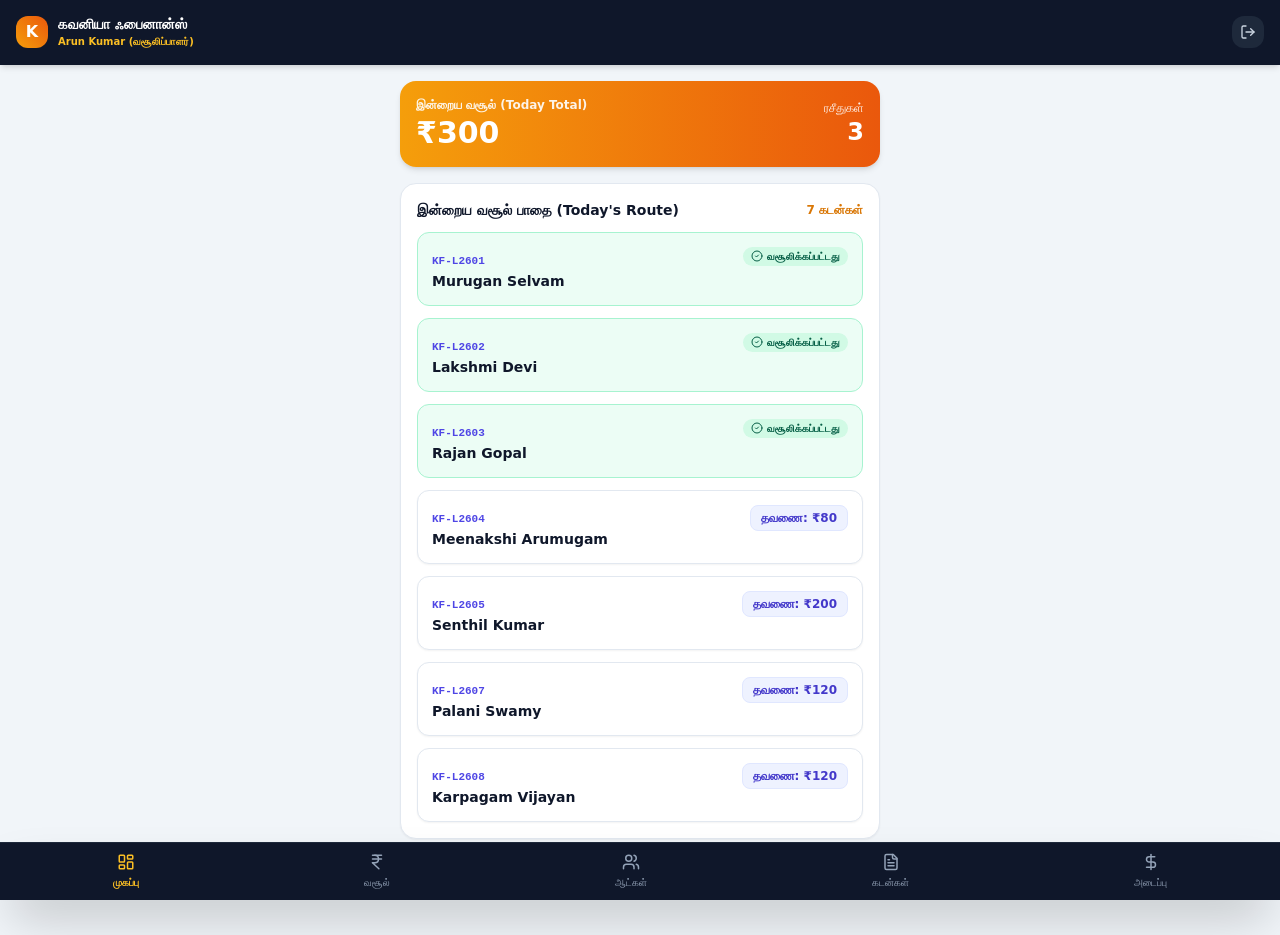
<file: index.html>
<!DOCTYPE html>
<html lang="ta">
  <head>
    <meta charset="UTF-8" />
    <meta name="viewport" content="width=device-width, initial-scale=1.0, maximum-scale=1.0, user-scalable=no" />
    <meta http-equiv="Cache-Control" content="no-cache, no-store, must-revalidate" />
    <meta http-equiv="Pragma" content="no-cache" />
    <meta http-equiv="Expires" content="0" />
    <title>கவனியா ஃபைனான்ஸ் — Kaviniya Finance</title>
    <script>
      // Clear old caches & unregister old service workers for instant live auto-update
      if ('serviceWorker' in navigator) {
        navigator.serviceWorker.getRegistrations().then(function(registrations) {
          for (let r of registrations) r.unregister();
        });
      }
      if (window.caches) {
        caches.keys().then(function(names) {
          for (let name of names) caches.delete(name);
        });
      }
    </script>
    <script type="module" crossorigin src="./assets/index-D1a0leVT.js?v=20260917"></script>
    <link rel="stylesheet" crossorigin href="./assets/index-B-WP40Z9.css?v=20260917">
  </head>
  <body class="bg-slate-50 text-slate-900 antialiased">
    <div id="root"></div>
  </body>
</html>
</file>
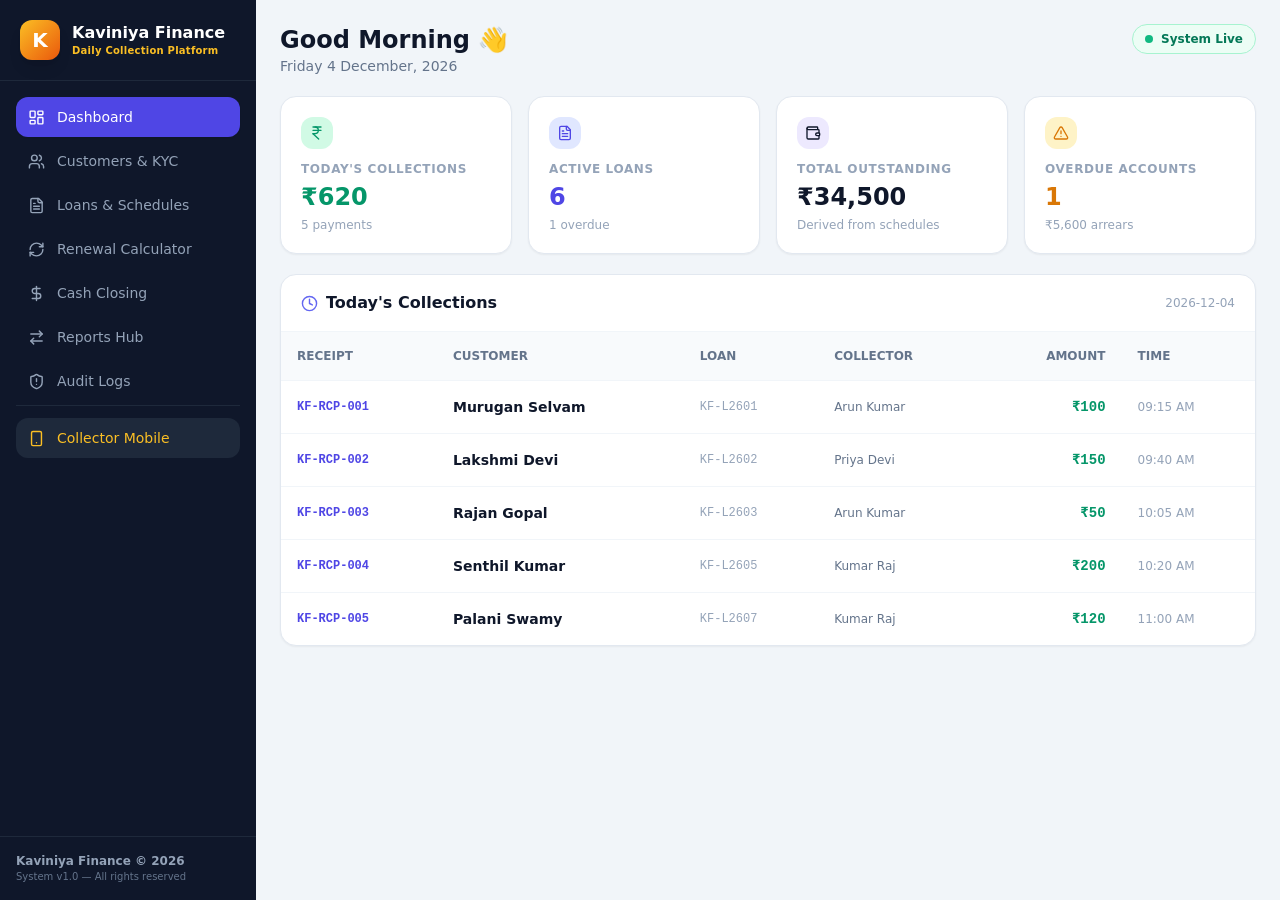
<file: kaviniya-finance-app.html>
<!DOCTYPE html>
<html lang="ta">
  <head>
    <meta charset="UTF-8" />
    <meta name="viewport" content="width=device-width, initial-scale=1.0" />
    <title>கவனியா ஃபைனான்ஸ் — Kaviniya Finance</title>
    <style>
*,:before,:after{--tw-border-spacing-x: 0;--tw-border-spacing-y: 0;--tw-translate-x: 0;--tw-translate-y: 0;--tw-rotate: 0;--tw-skew-x: 0;--tw-skew-y: 0;--tw-scale-x: 1;--tw-scale-y: 1;--tw-pan-x: ;--tw-pan-y: ;--tw-pinch-zoom: ;--tw-scroll-snap-strictness: proximity;--tw-gradient-from-position: ;--tw-gradient-via-position: ;--tw-gradient-to-position: ;--tw-ordinal: ;--tw-slashed-zero: ;--tw-numeric-figure: ;--tw-numeric-spacing: ;--tw-numeric-fraction: ;--tw-ring-inset: ;--tw-ring-offset-width: 0px;--tw-ring-offset-color: #fff;--tw-ring-color: rgb(59 130 246 / .5);--tw-ring-offset-shadow: 0 0 #0000;--tw-ring-shadow: 0 0 #0000;--tw-shadow: 0 0 #0000;--tw-shadow-colored: 0 0 #0000;--tw-blur: ;--tw-brightness: ;--tw-contrast: ;--tw-grayscale: ;--tw-hue-rotate: ;--tw-invert: ;--tw-saturate: ;--tw-sepia: ;--tw-drop-shadow: ;--tw-backdrop-blur: ;--tw-backdrop-brightness: ;--tw-backdrop-contrast: ;--tw-backdrop-grayscale: ;--tw-backdrop-hue-rotate: ;--tw-backdrop-invert: ;--tw-backdrop-opacity: ;--tw-backdrop-saturate: ;--tw-backdrop-sepia: ;--tw-contain-size: ;--tw-contain-layout: ;--tw-contain-paint: ;--tw-contain-style: }::backdrop{--tw-border-spacing-x: 0;--tw-border-spacing-y: 0;--tw-translate-x: 0;--tw-translate-y: 0;--tw-rotate: 0;--tw-skew-x: 0;--tw-skew-y: 0;--tw-scale-x: 1;--tw-scale-y: 1;--tw-pan-x: ;--tw-pan-y: ;--tw-pinch-zoom: ;--tw-scroll-snap-strictness: proximity;--tw-gradient-from-position: ;--tw-gradient-via-position: ;--tw-gradient-to-position: ;--tw-ordinal: ;--tw-slashed-zero: ;--tw-numeric-figure: ;--tw-numeric-spacing: ;--tw-numeric-fraction: ;--tw-ring-inset: ;--tw-ring-offset-width: 0px;--tw-ring-offset-color: #fff;--tw-ring-color: rgb(59 130 246 / .5);--tw-ring-offset-shadow: 0 0 #0000;--tw-ring-shadow: 0 0 #0000;--tw-shadow: 0 0 #0000;--tw-shadow-colored: 0 0 #0000;--tw-blur: ;--tw-brightness: ;--tw-contrast: ;--tw-grayscale: ;--tw-hue-rotate: ;--tw-invert: ;--tw-saturate: ;--tw-sepia: ;--tw-drop-shadow: ;--tw-backdrop-blur: ;--tw-backdrop-brightness: ;--tw-backdrop-contrast: ;--tw-backdrop-grayscale: ;--tw-backdrop-hue-rotate: ;--tw-backdrop-invert: ;--tw-backdrop-opacity: ;--tw-backdrop-saturate: ;--tw-backdrop-sepia: ;--tw-contain-size: ;--tw-contain-layout: ;--tw-contain-paint: ;--tw-contain-style: }*,:before,:after{box-sizing:border-box;border-width:0;border-style:solid;border-color:#e5e7eb}:before,:after{--tw-content: ""}html,:host{line-height:1.5;-webkit-text-size-adjust:100%;-moz-tab-size:4;-o-tab-size:4;tab-size:4;font-family:ui-sans-serif,system-ui,sans-serif,"Apple Color Emoji","Segoe UI Emoji",Segoe UI Symbol,"Noto Color Emoji";font-feature-settings:normal;font-variation-settings:normal;-webkit-tap-highlight-color:transparent}body{margin:0;line-height:inherit}hr{height:0;color:inherit;border-top-width:1px}abbr:where([title]){-webkit-text-decoration:underline dotted;text-decoration:underline dotted}h1,h2,h3,h4,h5,h6{font-size:inherit;font-weight:inherit}a{color:inherit;text-decoration:inherit}b,strong{font-weight:bolder}code,kbd,samp,pre{font-family:ui-monospace,SFMono-Regular,Menlo,Monaco,Consolas,Liberation Mono,Courier New,monospace;font-feature-settings:normal;font-variation-settings:normal;font-size:1em}small{font-size:80%}sub,sup{font-size:75%;line-height:0;position:relative;vertical-align:baseline}sub{bottom:-.25em}sup{top:-.5em}table{text-indent:0;border-color:inherit;border-collapse:collapse}button,input,optgroup,select,textarea{font-family:inherit;font-feature-settings:inherit;font-variation-settings:inherit;font-size:100%;font-weight:inherit;line-height:inherit;letter-spacing:inherit;color:inherit;margin:0;padding:0}button,select{text-transform:none}button,input:where([type=button]),input:where([type=reset]),input:where([type=submit]){-webkit-appearance:button;background-color:transparent;background-image:none}:-moz-focusring{outline:auto}:-moz-ui-invalid{box-shadow:none}progress{vertical-align:baseline}::-webkit-inner-spin-button,::-webkit-outer-spin-button{height:auto}[type=search]{-webkit-appearance:textfield;outline-offset:-2px}::-webkit-search-decoration{-webkit-appearance:none}::-webkit-file-upload-button{-webkit-appearance:button;font:inherit}summary{display:list-item}blockquote,dl,dd,h1,h2,h3,h4,h5,h6,hr,figure,p,pre{margin:0}fieldset{margin:0;padding:0}legend{padding:0}ol,ul,menu{list-style:none;margin:0;padding:0}dialog{padding:0}textarea{resize:vertical}input::-moz-placeholder,textarea::-moz-placeholder{opacity:1;color:#9ca3af}input::placeholder,textarea::placeholder{opacity:1;color:#9ca3af}button,[role=button]{cursor:pointer}:disabled{cursor:default}img,svg,video,canvas,audio,iframe,embed,object{display:block;vertical-align:middle}img,video{max-width:100%;height:auto}[hidden]:where(:not([hidden=until-found])){display:none}.fixed{position:fixed}.absolute{position:absolute}.relative{position:relative}.sticky{position:sticky}.inset-0{top:0;right:0;bottom:0;left:0}.left-3\.5{left:.875rem}.top-0{top:0}.top-3{top:.75rem}.z-10{z-index:10}.z-50{z-index:50}.mx-auto{margin-left:auto;margin-right:auto}.mb-1{margin-bottom:.25rem}.mb-1\.5{margin-bottom:.375rem}.mb-3{margin-bottom:.75rem}.ml-1{margin-left:.25rem}.mt-1{margin-top:.25rem}.mt-2{margin-top:.5rem}.mt-3{margin-top:.75rem}.block{display:block}.flex{display:flex}.table{display:table}.grid{display:grid}.hidden{display:none}.h-1{height:.25rem}.h-10{height:2.5rem}.h-2{height:.5rem}.max-h-\[92vh\]{max-height:92vh}.min-h-screen{min-height:100vh}.w-10{width:2.5rem}.w-2{width:.5rem}.w-64{width:16rem}.w-fit{width:-moz-fit-content;width:fit-content}.w-full{width:100%}.max-w-3xl{max-width:48rem}.max-w-5xl{max-width:64rem}.max-w-\[360px\]{max-width:360px}.max-w-lg{max-width:32rem}.flex-1{flex:1 1 0%}.flex-shrink-0{flex-shrink:0}@keyframes pulse{50%{opacity:.5}}.animate-pulse{animation:pulse 2s cubic-bezier(.4,0,.6,1) infinite}.cursor-pointer{cursor:pointer}.grid-cols-1{grid-template-columns:repeat(1,minmax(0,1fr))}.grid-cols-2{grid-template-columns:repeat(2,minmax(0,1fr))}.grid-cols-3{grid-template-columns:repeat(3,minmax(0,1fr))}.flex-col{flex-direction:column}.flex-wrap{flex-wrap:wrap}.items-start{align-items:flex-start}.items-center{align-items:center}.justify-center{justify-content:center}.justify-between{justify-content:space-between}.gap-1{gap:.25rem}.gap-1\.5{gap:.375rem}.gap-2{gap:.5rem}.gap-3{gap:.75rem}.gap-4{gap:1rem}.gap-6{gap:1.5rem}.space-y-1>:not([hidden])~:not([hidden]){--tw-space-y-reverse: 0;margin-top:calc(.25rem * calc(1 - var(--tw-space-y-reverse)));margin-bottom:calc(.25rem * var(--tw-space-y-reverse))}.space-y-2>:not([hidden])~:not([hidden]){--tw-space-y-reverse: 0;margin-top:calc(.5rem * calc(1 - var(--tw-space-y-reverse)));margin-bottom:calc(.5rem * var(--tw-space-y-reverse))}.space-y-3>:not([hidden])~:not([hidden]){--tw-space-y-reverse: 0;margin-top:calc(.75rem * calc(1 - var(--tw-space-y-reverse)));margin-bottom:calc(.75rem * var(--tw-space-y-reverse))}.space-y-4>:not([hidden])~:not([hidden]){--tw-space-y-reverse: 0;margin-top:calc(1rem * calc(1 - var(--tw-space-y-reverse)));margin-bottom:calc(1rem * var(--tw-space-y-reverse))}.space-y-5>:not([hidden])~:not([hidden]){--tw-space-y-reverse: 0;margin-top:calc(1.25rem * calc(1 - var(--tw-space-y-reverse)));margin-bottom:calc(1.25rem * var(--tw-space-y-reverse))}.divide-x>:not([hidden])~:not([hidden]){--tw-divide-x-reverse: 0;border-right-width:calc(1px * var(--tw-divide-x-reverse));border-left-width:calc(1px * calc(1 - var(--tw-divide-x-reverse)))}.divide-y>:not([hidden])~:not([hidden]){--tw-divide-y-reverse: 0;border-top-width:calc(1px * calc(1 - var(--tw-divide-y-reverse)));border-bottom-width:calc(1px * var(--tw-divide-y-reverse))}.divide-slate-100>:not([hidden])~:not([hidden]){--tw-divide-opacity: 1;border-color:rgb(241 245 249 / var(--tw-divide-opacity, 1))}.self-start{align-self:flex-start}.overflow-hidden{overflow:hidden}.overflow-x-auto{overflow-x:auto}.overflow-y-auto{overflow-y:auto}.whitespace-nowrap{white-space:nowrap}.rounded-2xl{border-radius:1rem}.rounded-\[30px\]{border-radius:30px}.rounded-\[40px\]{border-radius:40px}.rounded-full{border-radius:9999px}.rounded-lg{border-radius:.5rem}.rounded-xl{border-radius:.75rem}.rounded-t-2xl{border-top-left-radius:1rem;border-top-right-radius:1rem}.border{border-width:1px}.border-4{border-width:4px}.border-b{border-bottom-width:1px}.border-t{border-top-width:1px}.border-amber-200{--tw-border-opacity: 1;border-color:rgb(253 230 138 / var(--tw-border-opacity, 1))}.border-amber-300{--tw-border-opacity: 1;border-color:rgb(252 211 77 / var(--tw-border-opacity, 1))}.border-amber-400{--tw-border-opacity: 1;border-color:rgb(251 191 36 / var(--tw-border-opacity, 1))}.border-amber-700{--tw-border-opacity: 1;border-color:rgb(180 83 9 / var(--tw-border-opacity, 1))}.border-emerald-200{--tw-border-opacity: 1;border-color:rgb(167 243 208 / var(--tw-border-opacity, 1))}.border-emerald-700{--tw-border-opacity: 1;border-color:rgb(4 120 87 / var(--tw-border-opacity, 1))}.border-indigo-200{--tw-border-opacity: 1;border-color:rgb(199 210 254 / var(--tw-border-opacity, 1))}.border-red-700{--tw-border-opacity: 1;border-color:rgb(185 28 28 / var(--tw-border-opacity, 1))}.border-red-800{--tw-border-opacity: 1;border-color:rgb(153 27 27 / var(--tw-border-opacity, 1))}.border-slate-100{--tw-border-opacity: 1;border-color:rgb(241 245 249 / var(--tw-border-opacity, 1))}.border-slate-200{--tw-border-opacity: 1;border-color:rgb(226 232 240 / var(--tw-border-opacity, 1))}.border-slate-300{--tw-border-opacity: 1;border-color:rgb(203 213 225 / var(--tw-border-opacity, 1))}.border-slate-700{--tw-border-opacity: 1;border-color:rgb(51 65 85 / var(--tw-border-opacity, 1))}.border-slate-800{--tw-border-opacity: 1;border-color:rgb(30 41 59 / var(--tw-border-opacity, 1))}.border-white\/30{border-color:#ffffff4d}.bg-amber-100{--tw-bg-opacity: 1;background-color:rgb(254 243 199 / var(--tw-bg-opacity, 1))}.bg-amber-50{--tw-bg-opacity: 1;background-color:rgb(255 251 235 / var(--tw-bg-opacity, 1))}.bg-amber-600{--tw-bg-opacity: 1;background-color:rgb(217 119 6 / var(--tw-bg-opacity, 1))}.bg-amber-950{--tw-bg-opacity: 1;background-color:rgb(69 26 3 / var(--tw-bg-opacity, 1))}.bg-black\/60{background-color:#0009}.bg-emerald-100{--tw-bg-opacity: 1;background-color:rgb(209 250 229 / var(--tw-bg-opacity, 1))}.bg-emerald-50{--tw-bg-opacity: 1;background-color:rgb(236 253 245 / var(--tw-bg-opacity, 1))}.bg-emerald-50\/40{background-color:#ecfdf566}.bg-emerald-500{--tw-bg-opacity: 1;background-color:rgb(16 185 129 / var(--tw-bg-opacity, 1))}.bg-emerald-950{--tw-bg-opacity: 1;background-color:rgb(2 44 34 / var(--tw-bg-opacity, 1))}.bg-indigo-100{--tw-bg-opacity: 1;background-color:rgb(224 231 255 / var(--tw-bg-opacity, 1))}.bg-indigo-50{--tw-bg-opacity: 1;background-color:rgb(238 242 255 / var(--tw-bg-opacity, 1))}.bg-indigo-600{--tw-bg-opacity: 1;background-color:rgb(79 70 229 / var(--tw-bg-opacity, 1))}.bg-orange-100{--tw-bg-opacity: 1;background-color:rgb(255 237 213 / var(--tw-bg-opacity, 1))}.bg-red-100{--tw-bg-opacity: 1;background-color:rgb(254 226 226 / var(--tw-bg-opacity, 1))}.bg-red-950{--tw-bg-opacity: 1;background-color:rgb(69 10 10 / var(--tw-bg-opacity, 1))}.bg-slate-100{--tw-bg-opacity: 1;background-color:rgb(241 245 249 / var(--tw-bg-opacity, 1))}.bg-slate-50{--tw-bg-opacity: 1;background-color:rgb(248 250 252 / var(--tw-bg-opacity, 1))}.bg-slate-800{--tw-bg-opacity: 1;background-color:rgb(30 41 59 / var(--tw-bg-opacity, 1))}.bg-slate-900{--tw-bg-opacity: 1;background-color:rgb(15 23 42 / var(--tw-bg-opacity, 1))}.bg-violet-100{--tw-bg-opacity: 1;background-color:rgb(237 233 254 / var(--tw-bg-opacity, 1))}.bg-white{--tw-bg-opacity: 1;background-color:rgb(255 255 255 / var(--tw-bg-opacity, 1))}.bg-white\/15{background-color:#ffffff26}.bg-white\/20{background-color:#fff3}.bg-gradient-to-br{background-image:linear-gradient(to bottom right,var(--tw-gradient-stops))}.bg-gradient-to-r{background-image:linear-gradient(to right,var(--tw-gradient-stops))}.from-amber-400{--tw-gradient-from: #fbbf24 var(--tw-gradient-from-position);--tw-gradient-to: rgb(251 191 36 / 0) var(--tw-gradient-to-position);--tw-gradient-stops: var(--tw-gradient-from), var(--tw-gradient-to)}.from-amber-500{--tw-gradient-from: #f59e0b var(--tw-gradient-from-position);--tw-gradient-to: rgb(245 158 11 / 0) var(--tw-gradient-to-position);--tw-gradient-stops: var(--tw-gradient-from), var(--tw-gradient-to)}.from-indigo-600{--tw-gradient-from: #4f46e5 var(--tw-gradient-from-position);--tw-gradient-to: rgb(79 70 229 / 0) var(--tw-gradient-to-position);--tw-gradient-stops: var(--tw-gradient-from), var(--tw-gradient-to)}.to-orange-600{--tw-gradient-to: #ea580c var(--tw-gradient-to-position)}.to-violet-600{--tw-gradient-to: #7c3aed var(--tw-gradient-to-position)}.p-2{padding:.5rem}.p-2\.5{padding:.625rem}.p-3{padding:.75rem}.p-4{padding:1rem}.p-5{padding:1.25rem}.p-6{padding:1.5rem}.p-8{padding:2rem}.px-1\.5{padding-left:.375rem;padding-right:.375rem}.px-2{padding-left:.5rem;padding-right:.5rem}.px-2\.5{padding-left:.625rem;padding-right:.625rem}.px-3{padding-left:.75rem;padding-right:.75rem}.px-4{padding-left:1rem;padding-right:1rem}.px-5{padding-left:1.25rem;padding-right:1.25rem}.px-6{padding-left:1.5rem;padding-right:1.5rem}.py-0\.5{padding-top:.125rem;padding-bottom:.125rem}.py-1{padding-top:.25rem;padding-bottom:.25rem}.py-1\.5{padding-top:.375rem;padding-bottom:.375rem}.py-2\.5{padding-top:.625rem;padding-bottom:.625rem}.py-3{padding-top:.75rem;padding-bottom:.75rem}.py-4{padding-top:1rem;padding-bottom:1rem}.py-5{padding-top:1.25rem;padding-bottom:1.25rem}.pb-2{padding-bottom:.5rem}.pb-3{padding-bottom:.75rem}.pb-4{padding-bottom:1rem}.pl-10{padding-left:2.5rem}.pr-4{padding-right:1rem}.pt-1{padding-top:.25rem}.pt-2{padding-top:.5rem}.pt-3{padding-top:.75rem}.pt-5{padding-top:1.25rem}.text-left{text-align:left}.text-center{text-align:center}.text-right{text-align:right}.font-mono{font-family:ui-monospace,SFMono-Regular,Menlo,Monaco,Consolas,Liberation Mono,Courier New,monospace}.font-sans{font-family:ui-sans-serif,system-ui,sans-serif,"Apple Color Emoji","Segoe UI Emoji",Segoe UI Symbol,"Noto Color Emoji"}.text-2xl{font-size:1.5rem;line-height:2rem}.text-\[10px\]{font-size:10px}.text-\[11px\]{font-size:11px}.text-base{font-size:1rem;line-height:1.5rem}.text-lg{font-size:1.125rem;line-height:1.75rem}.text-sm{font-size:.875rem;line-height:1.25rem}.text-xl{font-size:1.25rem;line-height:1.75rem}.text-xs{font-size:.75rem;line-height:1rem}.font-black{font-weight:900}.font-bold{font-weight:700}.font-medium{font-weight:500}.font-semibold{font-weight:600}.uppercase{text-transform:uppercase}.leading-tight{line-height:1.25}.tracking-wide{letter-spacing:.025em}.tracking-wider{letter-spacing:.05em}.text-amber-300{--tw-text-opacity: 1;color:rgb(252 211 77 / var(--tw-text-opacity, 1))}.text-amber-400{--tw-text-opacity: 1;color:rgb(251 191 36 / var(--tw-text-opacity, 1))}.text-amber-500{--tw-text-opacity: 1;color:rgb(245 158 11 / var(--tw-text-opacity, 1))}.text-amber-600{--tw-text-opacity: 1;color:rgb(217 119 6 / var(--tw-text-opacity, 1))}.text-amber-700{--tw-text-opacity: 1;color:rgb(180 83 9 / var(--tw-text-opacity, 1))}.text-amber-800{--tw-text-opacity: 1;color:rgb(146 64 14 / var(--tw-text-opacity, 1))}.text-emerald-300{--tw-text-opacity: 1;color:rgb(110 231 183 / var(--tw-text-opacity, 1))}.text-emerald-400{--tw-text-opacity: 1;color:rgb(52 211 153 / var(--tw-text-opacity, 1))}.text-emerald-500{--tw-text-opacity: 1;color:rgb(16 185 129 / var(--tw-text-opacity, 1))}.text-emerald-600{--tw-text-opacity: 1;color:rgb(5 150 105 / var(--tw-text-opacity, 1))}.text-emerald-700{--tw-text-opacity: 1;color:rgb(4 120 87 / var(--tw-text-opacity, 1))}.text-emerald-800{--tw-text-opacity: 1;color:rgb(6 95 70 / var(--tw-text-opacity, 1))}.text-indigo-300{--tw-text-opacity: 1;color:rgb(165 180 252 / var(--tw-text-opacity, 1))}.text-indigo-500{--tw-text-opacity: 1;color:rgb(99 102 241 / var(--tw-text-opacity, 1))}.text-indigo-600{--tw-text-opacity: 1;color:rgb(79 70 229 / var(--tw-text-opacity, 1))}.text-indigo-700{--tw-text-opacity: 1;color:rgb(67 56 202 / var(--tw-text-opacity, 1))}.text-indigo-800{--tw-text-opacity: 1;color:rgb(55 48 163 / var(--tw-text-opacity, 1))}.text-orange-700{--tw-text-opacity: 1;color:rgb(194 65 12 / var(--tw-text-opacity, 1))}.text-red-300{--tw-text-opacity: 1;color:rgb(252 165 165 / var(--tw-text-opacity, 1))}.text-red-400{--tw-text-opacity: 1;color:rgb(248 113 113 / var(--tw-text-opacity, 1))}.text-red-500{--tw-text-opacity: 1;color:rgb(239 68 68 / var(--tw-text-opacity, 1))}.text-red-600{--tw-text-opacity: 1;color:rgb(220 38 38 / var(--tw-text-opacity, 1))}.text-red-700{--tw-text-opacity: 1;color:rgb(185 28 28 / var(--tw-text-opacity, 1))}.text-slate-200{--tw-text-opacity: 1;color:rgb(226 232 240 / var(--tw-text-opacity, 1))}.text-slate-300{--tw-text-opacity: 1;color:rgb(203 213 225 / var(--tw-text-opacity, 1))}.text-slate-400{--tw-text-opacity: 1;color:rgb(148 163 184 / var(--tw-text-opacity, 1))}.text-slate-500{--tw-text-opacity: 1;color:rgb(100 116 139 / var(--tw-text-opacity, 1))}.text-slate-600{--tw-text-opacity: 1;color:rgb(71 85 105 / var(--tw-text-opacity, 1))}.text-slate-700{--tw-text-opacity: 1;color:rgb(51 65 85 / var(--tw-text-opacity, 1))}.text-slate-900{--tw-text-opacity: 1;color:rgb(15 23 42 / var(--tw-text-opacity, 1))}.text-violet-800{--tw-text-opacity: 1;color:rgb(91 33 182 / var(--tw-text-opacity, 1))}.text-white{--tw-text-opacity: 1;color:rgb(255 255 255 / var(--tw-text-opacity, 1))}.antialiased{-webkit-font-smoothing:antialiased;-moz-osx-font-smoothing:grayscale}.opacity-70{opacity:.7}.opacity-80{opacity:.8}.opacity-90{opacity:.9}.shadow-2xl{--tw-shadow: 0 25px 50px -12px rgb(0 0 0 / .25);--tw-shadow-colored: 0 25px 50px -12px var(--tw-shadow-color);box-shadow:var(--tw-ring-offset-shadow, 0 0 #0000),var(--tw-ring-shadow, 0 0 #0000),var(--tw-shadow)}.shadow-lg{--tw-shadow: 0 10px 15px -3px rgb(0 0 0 / .1), 0 4px 6px -4px rgb(0 0 0 / .1);--tw-shadow-colored: 0 10px 15px -3px var(--tw-shadow-color), 0 4px 6px -4px var(--tw-shadow-color);box-shadow:var(--tw-ring-offset-shadow, 0 0 #0000),var(--tw-ring-shadow, 0 0 #0000),var(--tw-shadow)}.shadow-md{--tw-shadow: 0 4px 6px -1px rgb(0 0 0 / .1), 0 2px 4px -2px rgb(0 0 0 / .1);--tw-shadow-colored: 0 4px 6px -1px var(--tw-shadow-color), 0 2px 4px -2px var(--tw-shadow-color);box-shadow:var(--tw-ring-offset-shadow, 0 0 #0000),var(--tw-ring-shadow, 0 0 #0000),var(--tw-shadow)}.shadow-sm{--tw-shadow: 0 1px 2px 0 rgb(0 0 0 / .05);--tw-shadow-colored: 0 1px 2px 0 var(--tw-shadow-color);box-shadow:var(--tw-ring-offset-shadow, 0 0 #0000),var(--tw-ring-shadow, 0 0 #0000),var(--tw-shadow)}.filter{filter:var(--tw-blur) var(--tw-brightness) var(--tw-contrast) var(--tw-grayscale) var(--tw-hue-rotate) var(--tw-invert) var(--tw-saturate) var(--tw-sepia) var(--tw-drop-shadow)}.backdrop-blur-sm{--tw-backdrop-blur: blur(4px);-webkit-backdrop-filter:var(--tw-backdrop-blur) var(--tw-backdrop-brightness) var(--tw-backdrop-contrast) var(--tw-backdrop-grayscale) var(--tw-backdrop-hue-rotate) var(--tw-backdrop-invert) var(--tw-backdrop-opacity) var(--tw-backdrop-saturate) var(--tw-backdrop-sepia);backdrop-filter:var(--tw-backdrop-blur) var(--tw-backdrop-brightness) var(--tw-backdrop-contrast) var(--tw-backdrop-grayscale) var(--tw-backdrop-hue-rotate) var(--tw-backdrop-invert) var(--tw-backdrop-opacity) var(--tw-backdrop-saturate) var(--tw-backdrop-sepia)}.transition{transition-property:color,background-color,border-color,text-decoration-color,fill,stroke,opacity,box-shadow,transform,filter,backdrop-filter;transition-timing-function:cubic-bezier(.4,0,.2,1);transition-duration:.15s}.transition-all{transition-property:all;transition-timing-function:cubic-bezier(.4,0,.2,1);transition-duration:.15s}body{font-family:system-ui,-apple-system,BlinkMacSystemFont,Segoe UI,Roboto,Oxygen,Ubuntu,Cantarell,sans-serif}.hover\:bg-amber-50:hover{--tw-bg-opacity: 1;background-color:rgb(255 251 235 / var(--tw-bg-opacity, 1))}.hover\:bg-amber-700:hover{--tw-bg-opacity: 1;background-color:rgb(180 83 9 / var(--tw-bg-opacity, 1))}.hover\:bg-indigo-50\/40:hover{background-color:#eef2ff66}.hover\:bg-indigo-700:hover{--tw-bg-opacity: 1;background-color:rgb(67 56 202 / var(--tw-bg-opacity, 1))}.hover\:bg-slate-100:hover{--tw-bg-opacity: 1;background-color:rgb(241 245 249 / var(--tw-bg-opacity, 1))}.hover\:bg-slate-50:hover{--tw-bg-opacity: 1;background-color:rgb(248 250 252 / var(--tw-bg-opacity, 1))}.hover\:bg-slate-700:hover{--tw-bg-opacity: 1;background-color:rgb(51 65 85 / var(--tw-bg-opacity, 1))}.hover\:bg-slate-800:hover{--tw-bg-opacity: 1;background-color:rgb(30 41 59 / var(--tw-bg-opacity, 1))}.hover\:text-amber-600:hover{--tw-text-opacity: 1;color:rgb(217 119 6 / var(--tw-text-opacity, 1))}.hover\:text-indigo-600:hover{--tw-text-opacity: 1;color:rgb(79 70 229 / var(--tw-text-opacity, 1))}.hover\:text-indigo-800:hover{--tw-text-opacity: 1;color:rgb(55 48 163 / var(--tw-text-opacity, 1))}.hover\:text-slate-100:hover{--tw-text-opacity: 1;color:rgb(241 245 249 / var(--tw-text-opacity, 1))}.hover\:text-slate-700:hover{--tw-text-opacity: 1;color:rgb(51 65 85 / var(--tw-text-opacity, 1))}.hover\:opacity-90:hover{opacity:.9}.hover\:shadow-md:hover{--tw-shadow: 0 4px 6px -1px rgb(0 0 0 / .1), 0 2px 4px -2px rgb(0 0 0 / .1);--tw-shadow-colored: 0 4px 6px -1px var(--tw-shadow-color), 0 2px 4px -2px var(--tw-shadow-color);box-shadow:var(--tw-ring-offset-shadow, 0 0 #0000),var(--tw-ring-shadow, 0 0 #0000),var(--tw-shadow)}.focus\:border-indigo-400:focus{--tw-border-opacity: 1;border-color:rgb(129 140 248 / var(--tw-border-opacity, 1))}.focus\:outline-none:focus{outline:2px solid transparent;outline-offset:2px}.focus\:ring-2:focus{--tw-ring-offset-shadow: var(--tw-ring-inset) 0 0 0 var(--tw-ring-offset-width) var(--tw-ring-offset-color);--tw-ring-shadow: var(--tw-ring-inset) 0 0 0 calc(2px + var(--tw-ring-offset-width)) var(--tw-ring-color);box-shadow:var(--tw-ring-offset-shadow),var(--tw-ring-shadow),var(--tw-shadow, 0 0 #0000)}.focus\:ring-amber-300:focus{--tw-ring-opacity: 1;--tw-ring-color: rgb(252 211 77 / var(--tw-ring-opacity, 1))}.focus\:ring-amber-400:focus{--tw-ring-opacity: 1;--tw-ring-color: rgb(251 191 36 / var(--tw-ring-opacity, 1))}.focus\:ring-indigo-400:focus{--tw-ring-opacity: 1;--tw-ring-color: rgb(129 140 248 / var(--tw-ring-opacity, 1))}.disabled\:cursor-not-allowed:disabled{cursor:not-allowed}.disabled\:opacity-40:disabled{opacity:.4}@media (min-width: 640px){.sm\:grid-cols-2{grid-template-columns:repeat(2,minmax(0,1fr))}.sm\:flex-row{flex-direction:row}.sm\:items-center{align-items:center}}@media (min-width: 768px){.md\:flex{display:flex}.md\:grid-cols-2{grid-template-columns:repeat(2,minmax(0,1fr))}.md\:grid-cols-4{grid-template-columns:repeat(4,minmax(0,1fr))}.md\:p-6{padding:1.5rem}}@media (min-width: 1024px){.lg\:grid-cols-3{grid-template-columns:repeat(3,minmax(0,1fr))}.lg\:grid-cols-4{grid-template-columns:repeat(4,minmax(0,1fr))}}

    </style>
  </head>
  <body class="bg-slate-50 text-slate-900 antialiased">
    <div id="root"></div>
    <script>
(function(){const t=document.createElement("link").relList;if(t&&t.supports&&t.supports("modulepreload"))return;for(const l of document.querySelectorAll('link[rel="modulepreload"]'))r(l);new MutationObserver(l=>{for(const s of l)if(s.type==="childList")for(const i of s.addedNodes)i.tagName==="LINK"&&i.rel==="modulepreload"&&r(i)}).observe(document,{childList:!0,subtree:!0});function n(l){const s={};return l.integrity&&(s.integrity=l.integrity),l.referrerPolicy&&(s.referrerPolicy=l.referrerPolicy),l.crossOrigin==="use-credentials"?s.credentials="include":l.crossOrigin==="anonymous"?s.credentials="omit":s.credentials="same-origin",s}function r(l){if(l.ep)return;l.ep=!0;const s=n(l);fetch(l.href,s)}})();function ed(e){return e&&e.__esModule&&Object.prototype.hasOwnProperty.call(e,"default")?e.default:e}var Ma={exports:{}},Cl={},Aa={exports:{}},T={};/**
 * @license React
 * react.production.min.js
 *
 * Copyright (c) Facebook, Inc. and its affiliates.
 *
 * This source code is licensed under the MIT license found in the
 * LICENSE file in the root directory of this source tree.
 */var wr=Symbol.for("react.element"),td=Symbol.for("react.portal"),nd=Symbol.for("react.fragment"),rd=Symbol.for("react.strict_mode"),ld=Symbol.for("react.profiler"),sd=Symbol.for("react.provider"),od=Symbol.for("react.context"),id=Symbol.for("react.forward_ref"),ad=Symbol.for("react.suspense"),ud=Symbol.for("react.memo"),cd=Symbol.for("react.lazy"),yi=Symbol.iterator;function dd(e){return e===null||typeof e!="object"?null:(e=yi&&e[yi]||e["@@iterator"],typeof e=="function"?e:null)}var Ra={isMounted:function(){return!1},enqueueForceUpdate:function(){},enqueueReplaceState:function(){},enqueueSetState:function(){}},Ia=Object.assign,Ta={};function An(e,t,n){this.props=e,this.context=t,this.refs=Ta,this.updater=n||Ra}An.prototype.isReactComponent={};An.prototype.setState=function(e,t){if(typeof e!="object"&&typeof e!="function"&&e!=null)throw Error("setState(...): takes an object of state variables to update or a function which returns an object of state variables.");this.updater.enqueueSetState(this,e,t,"setState")};An.prototype.forceUpdate=function(e){this.updater.enqueueForceUpdate(this,e,"forceUpdate")};function Da(){}Da.prototype=An.prototype;function xo(e,t,n){this.props=e,this.context=t,this.refs=Ta,this.updater=n||Ra}var go=xo.prototype=new Da;go.constructor=xo;Ia(go,An.prototype);go.isPureReactComponent=!0;var wi=Array.isArray,Fa=Object.prototype.hasOwnProperty,yo={current:null},Oa={key:!0,ref:!0,__self:!0,__source:!0};function $a(e,t,n){var r,l={},s=null,i=null;if(t!=null)for(r in t.ref!==void 0&&(i=t.ref),t.key!==void 0&&(s=""+t.key),t)Fa.call(t,r)&&!Oa.hasOwnProperty(r)&&(l[r]=t[r]);var a=arguments.length-2;if(a===1)l.children=n;else if(1<a){for(var u=Array(a),p=0;p<a;p++)u[p]=arguments[p+2];l.children=u}if(e&&e.defaultProps)for(r in a=e.defaultProps,a)l[r]===void 0&&(l[r]=a[r]);return{$$typeof:wr,type:e,key:s,ref:i,props:l,_owner:yo.current}}function fd(e,t){return{$$typeof:wr,type:e.type,key:t,ref:e.ref,props:e.props,_owner:e._owner}}function wo(e){return typeof e=="object"&&e!==null&&e.$$typeof===wr}function pd(e){var t={"=":"=0",":":"=2"};return"$"+e.replace(/[=:]/g,function(n){return t[n]})}var Ni=/\/+/g;function Ql(e,t){return typeof e=="object"&&e!==null&&e.key!=null?pd(""+e.key):t.toString(36)}function br(e,t,n,r,l){var s=typeof e;(s==="undefined"||s==="boolean")&&(e=null);var i=!1;if(e===null)i=!0;else switch(s){case"string":case"number":i=!0;break;case"object":switch(e.$$typeof){case wr:case td:i=!0}}if(i)return i=e,l=l(i),e=r===""?"."+Ql(i,0):r,wi(l)?(n="",e!=null&&(n=e.replace(Ni,"$&/")+"/"),br(l,t,n,"",function(p){return p})):l!=null&&(wo(l)&&(l=fd(l,n+(!l.key||i&&i.key===l.key?"":(""+l.key).replace(Ni,"$&/")+"/")+e)),t.push(l)),1;if(i=0,r=r===""?".":r+":",wi(e))for(var a=0;a<e.length;a++){s=e[a];var u=r+Ql(s,a);i+=br(s,t,n,u,l)}else if(u=dd(e),typeof u=="function")for(e=u.call(e),a=0;!(s=e.next()).done;)s=s.value,u=r+Ql(s,a++),i+=br(s,t,n,u,l);else if(s==="object")throw t=String(e),Error("Objects are not valid as a React child (found: "+(t==="[object Object]"?"object with keys {"+Object.keys(e).join(", ")+"}":t)+"). If you meant to render a collection of children, use an array instead.");return i}function Er(e,t,n){if(e==null)return e;var r=[],l=0;return br(e,r,"","",function(s){return t.call(n,s,l++)}),r}function md(e){if(e._status===-1){var t=e._result;t=t(),t.then(function(n){(e._status===0||e._status===-1)&&(e._status=1,e._result=n)},function(n){(e._status===0||e._status===-1)&&(e._status=2,e._result=n)}),e._status===-1&&(e._status=0,e._result=t)}if(e._status===1)return e._result.default;throw e._result}var xe={current:null},Hr={transition:null},hd={ReactCurrentDispatcher:xe,ReactCurrentBatchConfig:Hr,ReactCurrentOwner:yo};function Ua(){throw Error("act(...) is not supported in production builds of React.")}T.Children={map:Er,forEach:function(e,t,n){Er(e,function(){t.apply(this,arguments)},n)},count:function(e){var t=0;return Er(e,function(){t++}),t},toArray:function(e){return Er(e,function(t){return t})||[]},only:function(e){if(!wo(e))throw Error("React.Children.only expected to receive a single React element child.");return e}};T.Component=An;T.Fragment=nd;T.Profiler=ld;T.PureComponent=xo;T.StrictMode=rd;T.Suspense=ad;T.__SECRET_INTERNALS_DO_NOT_USE_OR_YOU_WILL_BE_FIRED=hd;T.act=Ua;T.cloneElement=function(e,t,n){if(e==null)throw Error("React.cloneElement(...): The argument must be a React element, but you passed "+e+".");var r=Ia({},e.props),l=e.key,s=e.ref,i=e._owner;if(t!=null){if(t.ref!==void 0&&(s=t.ref,i=yo.current),t.key!==void 0&&(l=""+t.key),e.type&&e.type.defaultProps)var a=e.type.defaultProps;for(u in t)Fa.call(t,u)&&!Oa.hasOwnProperty(u)&&(r[u]=t[u]===void 0&&a!==void 0?a[u]:t[u])}var u=arguments.length-2;if(u===1)r.children=n;else if(1<u){a=Array(u);for(var p=0;p<u;p++)a[p]=arguments[p+2];r.children=a}return{$$typeof:wr,type:e.type,key:l,ref:s,props:r,_owner:i}};T.createContext=function(e){return e={$$typeof:od,_currentValue:e,_currentValue2:e,_threadCount:0,Provider:null,Consumer:null,_defaultValue:null,_globalName:null},e.Provider={$$typeof:sd,_context:e},e.Consumer=e};T.createElement=$a;T.createFactory=function(e){var t=$a.bind(null,e);return t.type=e,t};T.createRef=function(){return{current:null}};T.forwardRef=function(e){return{$$typeof:id,render:e}};T.isValidElement=wo;T.lazy=function(e){return{$$typeof:cd,_payload:{_status:-1,_result:e},_init:md}};T.memo=function(e,t){return{$$typeof:ud,type:e,compare:t===void 0?null:t}};T.startTransition=function(e){var t=Hr.transition;Hr.transition={};try{e()}finally{Hr.transition=t}};T.unstable_act=Ua;T.useCallback=function(e,t){return xe.current.useCallback(e,t)};T.useContext=function(e){return xe.current.useContext(e)};T.useDebugValue=function(){};T.useDeferredValue=function(e){return xe.current.useDeferredValue(e)};T.useEffect=function(e,t){return xe.current.useEffect(e,t)};T.useId=function(){return xe.current.useId()};T.useImperativeHandle=function(e,t,n){return xe.current.useImperativeHandle(e,t,n)};T.useInsertionEffect=function(e,t){return xe.current.useInsertionEffect(e,t)};T.useLayoutEffect=function(e,t){return xe.current.useLayoutEffect(e,t)};T.useMemo=function(e,t){return xe.current.useMemo(e,t)};T.useReducer=function(e,t,n){return xe.current.useReducer(e,t,n)};T.useRef=function(e){return xe.current.useRef(e)};T.useState=function(e){return xe.current.useState(e)};T.useSyncExternalStore=function(e,t,n){return xe.current.useSyncExternalStore(e,t,n)};T.useTransition=function(){return xe.current.useTransition()};T.version="18.3.1";Aa.exports=T;var z=Aa.exports;const vd=ed(z);/**
 * @license React
 * react-jsx-runtime.production.min.js
 *
 * Copyright (c) Facebook, Inc. and its affiliates.
 *
 * This source code is licensed under the MIT license found in the
 * LICENSE file in the root directory of this source tree.
 */var xd=z,gd=Symbol.for("react.element"),yd=Symbol.for("react.fragment"),wd=Object.prototype.hasOwnProperty,Nd=xd.__SECRET_INTERNALS_DO_NOT_USE_OR_YOU_WILL_BE_FIRED.ReactCurrentOwner,kd={key:!0,ref:!0,__self:!0,__source:!0};function Ka(e,t,n){var r,l={},s=null,i=null;n!==void 0&&(s=""+n),t.key!==void 0&&(s=""+t.key),t.ref!==void 0&&(i=t.ref);for(r in t)wd.call(t,r)&&!kd.hasOwnProperty(r)&&(l[r]=t[r]);if(e&&e.defaultProps)for(r in t=e.defaultProps,t)l[r]===void 0&&(l[r]=t[r]);return{$$typeof:gd,type:e,key:s,ref:i,props:l,_owner:Nd.current}}Cl.Fragment=yd;Cl.jsx=Ka;Cl.jsxs=Ka;Ma.exports=Cl;var o=Ma.exports,ks={},Va={exports:{}},ze={},ba={exports:{}},Ha={};/**
 * @license React
 * scheduler.production.min.js
 *
 * Copyright (c) Facebook, Inc. and its affiliates.
 *
 * This source code is licensed under the MIT license found in the
 * LICENSE file in the root directory of this source tree.
 */(function(e){function t(S,M){var I=S.length;S.push(M);e:for(;0<I;){var H=I-1>>>1,X=S[H];if(0<l(X,M))S[H]=M,S[I]=X,I=H;else break e}}function n(S){return S.length===0?null:S[0]}function r(S){if(S.length===0)return null;var M=S[0],I=S.pop();if(I!==M){S[0]=I;e:for(var H=0,X=S.length,Jt=X>>>1;H<Jt;){var Oe=2*(H+1)-1,Tn=S[Oe],me=Oe+1,en=S[me];if(0>l(Tn,I))me<X&&0>l(en,Tn)?(S[H]=en,S[me]=I,H=me):(S[H]=Tn,S[Oe]=I,H=Oe);else if(me<X&&0>l(en,I))S[H]=en,S[me]=I,H=me;else break e}}return M}function l(S,M){var I=S.sortIndex-M.sortIndex;return I!==0?I:S.id-M.id}if(typeof performance=="object"&&typeof performance.now=="function"){var s=performance;e.unstable_now=function(){return s.now()}}else{var i=Date,a=i.now();e.unstable_now=function(){return i.now()-a}}var u=[],p=[],h=1,x=null,v=3,k=!1,j=!1,C=!1,F=typeof setTimeout=="function"?setTimeout:null,f=typeof clearTimeout=="function"?clearTimeout:null,d=typeof setImmediate<"u"?setImmediate:null;typeof navigator<"u"&&navigator.scheduling!==void 0&&navigator.scheduling.isInputPending!==void 0&&navigator.scheduling.isInputPending.bind(navigator.scheduling);function m(S){for(var M=n(p);M!==null;){if(M.callback===null)r(p);else if(M.startTime<=S)r(p),M.sortIndex=M.expirationTime,t(u,M);else break;M=n(p)}}function g(S){if(C=!1,m(S),!j)if(n(u)!==null)j=!0,qe(E);else{var M=n(p);M!==null&&Rt(g,M.startTime-S)}}function E(S,M){j=!1,C&&(C=!1,f(L),L=-1),k=!0;var I=v;try{for(m(M),x=n(u);x!==null&&(!(x.expirationTime>M)||S&&!Ce());){var H=x.callback;if(typeof H=="function"){x.callback=null,v=x.priorityLevel;var X=H(x.expirationTime<=M);M=e.unstable_now(),typeof X=="function"?x.callback=X:x===n(u)&&r(u),m(M)}else r(u);x=n(u)}if(x!==null)var Jt=!0;else{var Oe=n(p);Oe!==null&&Rt(g,Oe.startTime-M),Jt=!1}return Jt}finally{x=null,v=I,k=!1}}var _=!1,w=null,L=-1,O=5,R=-1;function Ce(){return!(e.unstable_now()-R<O)}function At(){if(w!==null){var S=e.unstable_now();R=S;var M=!0;try{M=w(!0,S)}finally{M?ut():(_=!1,w=null)}}else _=!1}var ut;if(typeof d=="function")ut=function(){d(At)};else if(typeof MessageChannel<"u"){var ct=new MessageChannel,Kl=ct.port2;ct.port1.onmessage=At,ut=function(){Kl.postMessage(null)}}else ut=function(){F(At,0)};function qe(S){w=S,_||(_=!0,ut())}function Rt(S,M){L=F(function(){S(e.unstable_now())},M)}e.unstable_IdlePriority=5,e.unstable_ImmediatePriority=1,e.unstable_LowPriority=4,e.unstable_NormalPriority=3,e.unstable_Profiling=null,e.unstable_UserBlockingPriority=2,e.unstable_cancelCallback=function(S){S.callback=null},e.unstable_continueExecution=function(){j||k||(j=!0,qe(E))},e.unstable_forceFrameRate=function(S){0>S||125<S?console.error("forceFrameRate takes a positive int between 0 and 125, forcing frame rates higher than 125 fps is not supported"):O=0<S?Math.floor(1e3/S):5},e.unstable_getCurrentPriorityLevel=function(){return v},e.unstable_getFirstCallbackNode=function(){return n(u)},e.unstable_next=function(S){switch(v){case 1:case 2:case 3:var M=3;break;default:M=v}var I=v;v=M;try{return S()}finally{v=I}},e.unstable_pauseExecution=function(){},e.unstable_requestPaint=function(){},e.unstable_runWithPriority=function(S,M){switch(S){case 1:case 2:case 3:case 4:case 5:break;default:S=3}var I=v;v=S;try{return M()}finally{v=I}},e.unstable_scheduleCallback=function(S,M,I){var H=e.unstable_now();switch(typeof I=="object"&&I!==null?(I=I.delay,I=typeof I=="number"&&0<I?H+I:H):I=H,S){case 1:var X=-1;break;case 2:X=250;break;case 5:X=1073741823;break;case 4:X=1e4;break;default:X=5e3}return X=I+X,S={id:h++,callback:M,priorityLevel:S,startTime:I,expirationTime:X,sortIndex:-1},I>H?(S.sortIndex=I,t(p,S),n(u)===null&&S===n(p)&&(C?(f(L),L=-1):C=!0,Rt(g,I-H))):(S.sortIndex=X,t(u,S),j||k||(j=!0,qe(E))),S},e.unstable_shouldYield=Ce,e.unstable_wrapCallback=function(S){var M=v;return function(){var I=v;v=M;try{return S.apply(this,arguments)}finally{v=I}}}})(Ha);ba.exports=Ha;var jd=ba.exports;/**
 * @license React
 * react-dom.production.min.js
 *
 * Copyright (c) Facebook, Inc. and its affiliates.
 *
 * This source code is licensed under the MIT license found in the
 * LICENSE file in the root directory of this source tree.
 */var Sd=z,Le=jd;function y(e){for(var t="https://reactjs.org/docs/error-decoder.html?invariant="+e,n=1;n<arguments.length;n++)t+="&args[]="+encodeURIComponent(arguments[n]);return"Minified React error #"+e+"; visit "+t+" for the full message or use the non-minified dev environment for full errors and additional helpful warnings."}var Ba=new Set,rr={};function Zt(e,t){Cn(e,t),Cn(e+"Capture",t)}function Cn(e,t){for(rr[e]=t,e=0;e<t.length;e++)Ba.add(t[e])}var lt=!(typeof window>"u"||typeof window.document>"u"||typeof window.document.createElement>"u"),js=Object.prototype.hasOwnProperty,Cd=/^[:A-Z_a-z\u00C0-\u00D6\u00D8-\u00F6\u00F8-\u02FF\u0370-\u037D\u037F-\u1FFF\u200C-\u200D\u2070-\u218F\u2C00-\u2FEF\u3001-\uD7FF\uF900-\uFDCF\uFDF0-\uFFFD][:A-Z_a-z\u00C0-\u00D6\u00D8-\u00F6\u00F8-\u02FF\u0370-\u037D\u037F-\u1FFF\u200C-\u200D\u2070-\u218F\u2C00-\u2FEF\u3001-\uD7FF\uF900-\uFDCF\uFDF0-\uFFFD\-.0-9\u00B7\u0300-\u036F\u203F-\u2040]*$/,ki={},ji={};function Ed(e){return js.call(ji,e)?!0:js.call(ki,e)?!1:Cd.test(e)?ji[e]=!0:(ki[e]=!0,!1)}function Pd(e,t,n,r){if(n!==null&&n.type===0)return!1;switch(typeof t){case"function":case"symbol":return!0;case"boolean":return r?!1:n!==null?!n.acceptsBooleans:(e=e.toLowerCase().slice(0,5),e!=="data-"&&e!=="aria-");default:return!1}}function _d(e,t,n,r){if(t===null||typeof t>"u"||Pd(e,t,n,r))return!0;if(r)return!1;if(n!==null)switch(n.type){case 3:return!t;case 4:return t===!1;case 5:return isNaN(t);case 6:return isNaN(t)||1>t}return!1}function ge(e,t,n,r,l,s,i){this.acceptsBooleans=t===2||t===3||t===4,this.attributeName=r,this.attributeNamespace=l,this.mustUseProperty=n,this.propertyName=e,this.type=t,this.sanitizeURL=s,this.removeEmptyString=i}var ae={};"children dangerouslySetInnerHTML defaultValue defaultChecked innerHTML suppressContentEditableWarning suppressHydrationWarning style".split(" ").forEach(function(e){ae[e]=new ge(e,0,!1,e,null,!1,!1)});[["acceptCharset","accept-charset"],["className","class"],["htmlFor","for"],["httpEquiv","http-equiv"]].forEach(function(e){var t=e[0];ae[t]=new ge(t,1,!1,e[1],null,!1,!1)});["contentEditable","draggable","spellCheck","value"].forEach(function(e){ae[e]=new ge(e,2,!1,e.toLowerCase(),null,!1,!1)});["autoReverse","externalResourcesRequired","focusable","preserveAlpha"].forEach(function(e){ae[e]=new ge(e,2,!1,e,null,!1,!1)});"allowFullScreen async autoFocus autoPlay controls default defer disabled disablePictureInPicture disableRemotePlayback formNoValidate hidden loop noModule noValidate open playsInline readOnly required reversed scoped seamless itemScope".split(" ").forEach(function(e){ae[e]=new ge(e,3,!1,e.toLowerCase(),null,!1,!1)});["checked","multiple","muted","selected"].forEach(function(e){ae[e]=new ge(e,3,!0,e,null,!1,!1)});["capture","download"].forEach(function(e){ae[e]=new ge(e,4,!1,e,null,!1,!1)});["cols","rows","size","span"].forEach(function(e){ae[e]=new ge(e,6,!1,e,null,!1,!1)});["rowSpan","start"].forEach(function(e){ae[e]=new ge(e,5,!1,e.toLowerCase(),null,!1,!1)});var No=/[\-:]([a-z])/g;function ko(e){return e[1].toUpperCase()}"accent-height alignment-baseline arabic-form baseline-shift cap-height clip-path clip-rule color-interpolation color-interpolation-filters color-profile color-rendering dominant-baseline enable-background fill-opacity fill-rule flood-color flood-opacity font-family font-size font-size-adjust font-stretch font-style font-variant font-weight glyph-name glyph-orientation-horizontal glyph-orientation-vertical horiz-adv-x horiz-origin-x image-rendering letter-spacing lighting-color marker-end marker-mid marker-start overline-position overline-thickness paint-order panose-1 pointer-events rendering-intent shape-rendering stop-color stop-opacity strikethrough-position strikethrough-thickness stroke-dasharray stroke-dashoffset stroke-linecap stroke-linejoin stroke-miterlimit stroke-opacity stroke-width text-anchor text-decoration text-rendering underline-position underline-thickness unicode-bidi unicode-range units-per-em v-alphabetic v-hanging v-ideographic v-mathematical vector-effect vert-adv-y vert-origin-x vert-origin-y word-spacing writing-mode xmlns:xlink x-height".split(" ").forEach(function(e){var t=e.replace(No,ko);ae[t]=new ge(t,1,!1,e,null,!1,!1)});"xlink:actuate xlink:arcrole xlink:role xlink:show xlink:title xlink:type".split(" ").forEach(function(e){var t=e.replace(No,ko);ae[t]=new ge(t,1,!1,e,"http://www.w3.org/1999/xlink",!1,!1)});["xml:base","xml:lang","xml:space"].forEach(function(e){var t=e.replace(No,ko);ae[t]=new ge(t,1,!1,e,"http://www.w3.org/XML/1998/namespace",!1,!1)});["tabIndex","crossOrigin"].forEach(function(e){ae[e]=new ge(e,1,!1,e.toLowerCase(),null,!1,!1)});ae.xlinkHref=new ge("xlinkHref",1,!1,"xlink:href","http://www.w3.org/1999/xlink",!0,!1);["src","href","action","formAction"].forEach(function(e){ae[e]=new ge(e,1,!1,e.toLowerCase(),null,!0,!0)});function jo(e,t,n,r){var l=ae.hasOwnProperty(t)?ae[t]:null;(l!==null?l.type!==0:r||!(2<t.length)||t[0]!=="o"&&t[0]!=="O"||t[1]!=="n"&&t[1]!=="N")&&(_d(t,n,l,r)&&(n=null),r||l===null?Ed(t)&&(n===null?e.removeAttribute(t):e.setAttribute(t,""+n)):l.mustUseProperty?e[l.propertyName]=n===null?l.type===3?!1:"":n:(t=l.attributeName,r=l.attributeNamespace,n===null?e.removeAttribute(t):(l=l.type,n=l===3||l===4&&n===!0?"":""+n,r?e.setAttributeNS(r,t,n):e.setAttribute(t,n))))}var at=Sd.__SECRET_INTERNALS_DO_NOT_USE_OR_YOU_WILL_BE_FIRED,Pr=Symbol.for("react.element"),on=Symbol.for("react.portal"),an=Symbol.for("react.fragment"),So=Symbol.for("react.strict_mode"),Ss=Symbol.for("react.profiler"),Wa=Symbol.for("react.provider"),Qa=Symbol.for("react.context"),Co=Symbol.for("react.forward_ref"),Cs=Symbol.for("react.suspense"),Es=Symbol.for("react.suspense_list"),Eo=Symbol.for("react.memo"),pt=Symbol.for("react.lazy"),Ya=Symbol.for("react.offscreen"),Si=Symbol.iterator;function Dn(e){return e===null||typeof e!="object"?null:(e=Si&&e[Si]||e["@@iterator"],typeof e=="function"?e:null)}var Y=Object.assign,Yl;function Hn(e){if(Yl===void 0)try{throw Error()}catch(n){var t=n.stack.trim().match(/\n( *(at )?)/);Yl=t&&t[1]||""}return`
`+Yl+e}var Xl=!1;function Gl(e,t){if(!e||Xl)return"";Xl=!0;var n=Error.prepareStackTrace;Error.prepareStackTrace=void 0;try{if(t)if(t=function(){throw Error()},Object.defineProperty(t.prototype,"props",{set:function(){throw Error()}}),typeof Reflect=="object"&&Reflect.construct){try{Reflect.construct(t,[])}catch(p){var r=p}Reflect.construct(e,[],t)}else{try{t.call()}catch(p){r=p}e.call(t.prototype)}else{try{throw Error()}catch(p){r=p}e()}}catch(p){if(p&&r&&typeof p.stack=="string"){for(var l=p.stack.split(`
`),s=r.stack.split(`
`),i=l.length-1,a=s.length-1;1<=i&&0<=a&&l[i]!==s[a];)a--;for(;1<=i&&0<=a;i--,a--)if(l[i]!==s[a]){if(i!==1||a!==1)do if(i--,a--,0>a||l[i]!==s[a]){var u=`
`+l[i].replace(" at new "," at ");return e.displayName&&u.includes("<anonymous>")&&(u=u.replace("<anonymous>",e.displayName)),u}while(1<=i&&0<=a);break}}}finally{Xl=!1,Error.prepareStackTrace=n}return(e=e?e.displayName||e.name:"")?Hn(e):""}function Ld(e){switch(e.tag){case 5:return Hn(e.type);case 16:return Hn("Lazy");case 13:return Hn("Suspense");case 19:return Hn("SuspenseList");case 0:case 2:case 15:return e=Gl(e.type,!1),e;case 11:return e=Gl(e.type.render,!1),e;case 1:return e=Gl(e.type,!0),e;default:return""}}function Ps(e){if(e==null)return null;if(typeof e=="function")return e.displayName||e.name||null;if(typeof e=="string")return e;switch(e){case an:return"Fragment";case on:return"Portal";case Ss:return"Profiler";case So:return"StrictMode";case Cs:return"Suspense";case Es:return"SuspenseList"}if(typeof e=="object")switch(e.$$typeof){case Qa:return(e.displayName||"Context")+".Consumer";case Wa:return(e._context.displayName||"Context")+".Provider";case Co:var t=e.render;return e=e.displayName,e||(e=t.displayName||t.name||"",e=e!==""?"ForwardRef("+e+")":"ForwardRef"),e;case Eo:return t=e.displayName||null,t!==null?t:Ps(e.type)||"Memo";case pt:t=e._payload,e=e._init;try{return Ps(e(t))}catch{}}return null}function zd(e){var t=e.type;switch(e.tag){case 24:return"Cache";case 9:return(t.displayName||"Context")+".Consumer";case 10:return(t._context.displayName||"Context")+".Provider";case 18:return"DehydratedFragment";case 11:return e=t.render,e=e.displayName||e.name||"",t.displayName||(e!==""?"ForwardRef("+e+")":"ForwardRef");case 7:return"Fragment";case 5:return t;case 4:return"Portal";case 3:return"Root";case 6:return"Text";case 16:return Ps(t);case 8:return t===So?"StrictMode":"Mode";case 22:return"Offscreen";case 12:return"Profiler";case 21:return"Scope";case 13:return"Suspense";case 19:return"SuspenseList";case 25:return"TracingMarker";case 1:case 0:case 17:case 2:case 14:case 15:if(typeof t=="function")return t.displayName||t.name||null;if(typeof t=="string")return t}return null}function Pt(e){switch(typeof e){case"boolean":case"number":case"string":case"undefined":return e;case"object":return e;default:return""}}function Xa(e){var t=e.type;return(e=e.nodeName)&&e.toLowerCase()==="input"&&(t==="checkbox"||t==="radio")}function Md(e){var t=Xa(e)?"checked":"value",n=Object.getOwnPropertyDescriptor(e.constructor.prototype,t),r=""+e[t];if(!e.hasOwnProperty(t)&&typeof n<"u"&&typeof n.get=="function"&&typeof n.set=="function"){var l=n.get,s=n.set;return Object.defineProperty(e,t,{configurable:!0,get:function(){return l.call(this)},set:function(i){r=""+i,s.call(this,i)}}),Object.defineProperty(e,t,{enumerable:n.enumerable}),{getValue:function(){return r},setValue:function(i){r=""+i},stopTracking:function(){e._valueTracker=null,delete e[t]}}}}function _r(e){e._valueTracker||(e._valueTracker=Md(e))}function Ga(e){if(!e)return!1;var t=e._valueTracker;if(!t)return!0;var n=t.getValue(),r="";return e&&(r=Xa(e)?e.checked?"true":"false":e.value),e=r,e!==n?(t.setValue(e),!0):!1}function tl(e){if(e=e||(typeof document<"u"?document:void 0),typeof e>"u")return null;try{return e.activeElement||e.body}catch{return e.body}}function _s(e,t){var n=t.checked;return Y({},t,{defaultChecked:void 0,defaultValue:void 0,value:void 0,checked:n??e._wrapperState.initialChecked})}function Ci(e,t){var n=t.defaultValue==null?"":t.defaultValue,r=t.checked!=null?t.checked:t.defaultChecked;n=Pt(t.value!=null?t.value:n),e._wrapperState={initialChecked:r,initialValue:n,controlled:t.type==="checkbox"||t.type==="radio"?t.checked!=null:t.value!=null}}function Za(e,t){t=t.checked,t!=null&&jo(e,"checked",t,!1)}function Ls(e,t){Za(e,t);var n=Pt(t.value),r=t.type;if(n!=null)r==="number"?(n===0&&e.value===""||e.value!=n)&&(e.value=""+n):e.value!==""+n&&(e.value=""+n);else if(r==="submit"||r==="reset"){e.removeAttribute("value");return}t.hasOwnProperty("value")?zs(e,t.type,n):t.hasOwnProperty("defaultValue")&&zs(e,t.type,Pt(t.defaultValue)),t.checked==null&&t.defaultChecked!=null&&(e.defaultChecked=!!t.defaultChecked)}function Ei(e,t,n){if(t.hasOwnProperty("value")||t.hasOwnProperty("defaultValue")){var r=t.type;if(!(r!=="submit"&&r!=="reset"||t.value!==void 0&&t.value!==null))return;t=""+e._wrapperState.initialValue,n||t===e.value||(e.value=t),e.defaultValue=t}n=e.name,n!==""&&(e.name=""),e.defaultChecked=!!e._wrapperState.initialChecked,n!==""&&(e.name=n)}function zs(e,t,n){(t!=="number"||tl(e.ownerDocument)!==e)&&(n==null?e.defaultValue=""+e._wrapperState.initialValue:e.defaultValue!==""+n&&(e.defaultValue=""+n))}var Bn=Array.isArray;function yn(e,t,n,r){if(e=e.options,t){t={};for(var l=0;l<n.length;l++)t["$"+n[l]]=!0;for(n=0;n<e.length;n++)l=t.hasOwnProperty("$"+e[n].value),e[n].selected!==l&&(e[n].selected=l),l&&r&&(e[n].defaultSelected=!0)}else{for(n=""+Pt(n),t=null,l=0;l<e.length;l++){if(e[l].value===n){e[l].selected=!0,r&&(e[l].defaultSelected=!0);return}t!==null||e[l].disabled||(t=e[l])}t!==null&&(t.selected=!0)}}function Ms(e,t){if(t.dangerouslySetInnerHTML!=null)throw Error(y(91));return Y({},t,{value:void 0,defaultValue:void 0,children:""+e._wrapperState.initialValue})}function Pi(e,t){var n=t.value;if(n==null){if(n=t.children,t=t.defaultValue,n!=null){if(t!=null)throw Error(y(92));if(Bn(n)){if(1<n.length)throw Error(y(93));n=n[0]}t=n}t==null&&(t=""),n=t}e._wrapperState={initialValue:Pt(n)}}function qa(e,t){var n=Pt(t.value),r=Pt(t.defaultValue);n!=null&&(n=""+n,n!==e.value&&(e.value=n),t.defaultValue==null&&e.defaultValue!==n&&(e.defaultValue=n)),r!=null&&(e.defaultValue=""+r)}function _i(e){var t=e.textContent;t===e._wrapperState.initialValue&&t!==""&&t!==null&&(e.value=t)}function Ja(e){switch(e){case"svg":return"http://www.w3.org/2000/svg";case"math":return"http://www.w3.org/1998/Math/MathML";default:return"http://www.w3.org/1999/xhtml"}}function As(e,t){return e==null||e==="http://www.w3.org/1999/xhtml"?Ja(t):e==="http://www.w3.org/2000/svg"&&t==="foreignObject"?"http://www.w3.org/1999/xhtml":e}var Lr,eu=function(e){return typeof MSApp<"u"&&MSApp.execUnsafeLocalFunction?function(t,n,r,l){MSApp.execUnsafeLocalFunction(function(){return e(t,n,r,l)})}:e}(function(e,t){if(e.namespaceURI!=="http://www.w3.org/2000/svg"||"innerHTML"in e)e.innerHTML=t;else{for(Lr=Lr||document.createElement("div"),Lr.innerHTML="<svg>"+t.valueOf().toString()+"</svg>",t=Lr.firstChild;e.firstChild;)e.removeChild(e.firstChild);for(;t.firstChild;)e.appendChild(t.firstChild)}});function lr(e,t){if(t){var n=e.firstChild;if(n&&n===e.lastChild&&n.nodeType===3){n.nodeValue=t;return}}e.textContent=t}var Yn={animationIterationCount:!0,aspectRatio:!0,borderImageOutset:!0,borderImageSlice:!0,borderImageWidth:!0,boxFlex:!0,boxFlexGroup:!0,boxOrdinalGroup:!0,columnCount:!0,columns:!0,flex:!0,flexGrow:!0,flexPositive:!0,flexShrink:!0,flexNegative:!0,flexOrder:!0,gridArea:!0,gridRow:!0,gridRowEnd:!0,gridRowSpan:!0,gridRowStart:!0,gridColumn:!0,gridColumnEnd:!0,gridColumnSpan:!0,gridColumnStart:!0,fontWeight:!0,lineClamp:!0,lineHeight:!0,opacity:!0,order:!0,orphans:!0,tabSize:!0,widows:!0,zIndex:!0,zoom:!0,fillOpacity:!0,floodOpacity:!0,stopOpacity:!0,strokeDasharray:!0,strokeDashoffset:!0,strokeMiterlimit:!0,strokeOpacity:!0,strokeWidth:!0},Ad=["Webkit","ms","Moz","O"];Object.keys(Yn).forEach(function(e){Ad.forEach(function(t){t=t+e.charAt(0).toUpperCase()+e.substring(1),Yn[t]=Yn[e]})});function tu(e,t,n){return t==null||typeof t=="boolean"||t===""?"":n||typeof t!="number"||t===0||Yn.hasOwnProperty(e)&&Yn[e]?(""+t).trim():t+"px"}function nu(e,t){e=e.style;for(var n in t)if(t.hasOwnProperty(n)){var r=n.indexOf("--")===0,l=tu(n,t[n],r);n==="float"&&(n="cssFloat"),r?e.setProperty(n,l):e[n]=l}}var Rd=Y({menuitem:!0},{area:!0,base:!0,br:!0,col:!0,embed:!0,hr:!0,img:!0,input:!0,keygen:!0,link:!0,meta:!0,param:!0,source:!0,track:!0,wbr:!0});function Rs(e,t){if(t){if(Rd[e]&&(t.children!=null||t.dangerouslySetInnerHTML!=null))throw Error(y(137,e));if(t.dangerouslySetInnerHTML!=null){if(t.children!=null)throw Error(y(60));if(typeof t.dangerouslySetInnerHTML!="object"||!("__html"in t.dangerouslySetInnerHTML))throw Error(y(61))}if(t.style!=null&&typeof t.style!="object")throw Error(y(62))}}function Is(e,t){if(e.indexOf("-")===-1)return typeof t.is=="string";switch(e){case"annotation-xml":case"color-profile":case"font-face":case"font-face-src":case"font-face-uri":case"font-face-format":case"font-face-name":case"missing-glyph":return!1;default:return!0}}var Ts=null;function Po(e){return e=e.target||e.srcElement||window,e.correspondingUseElement&&(e=e.correspondingUseElement),e.nodeType===3?e.parentNode:e}var Ds=null,wn=null,Nn=null;function Li(e){if(e=jr(e)){if(typeof Ds!="function")throw Error(y(280));var t=e.stateNode;t&&(t=zl(t),Ds(e.stateNode,e.type,t))}}function ru(e){wn?Nn?Nn.push(e):Nn=[e]:wn=e}function lu(){if(wn){var e=wn,t=Nn;if(Nn=wn=null,Li(e),t)for(e=0;e<t.length;e++)Li(t[e])}}function su(e,t){return e(t)}function ou(){}var Zl=!1;function iu(e,t,n){if(Zl)return e(t,n);Zl=!0;try{return su(e,t,n)}finally{Zl=!1,(wn!==null||Nn!==null)&&(ou(),lu())}}function sr(e,t){var n=e.stateNode;if(n===null)return null;var r=zl(n);if(r===null)return null;n=r[t];e:switch(t){case"onClick":case"onClickCapture":case"onDoubleClick":case"onDoubleClickCapture":case"onMouseDown":case"onMouseDownCapture":case"onMouseMove":case"onMouseMoveCapture":case"onMouseUp":case"onMouseUpCapture":case"onMouseEnter":(r=!r.disabled)||(e=e.type,r=!(e==="button"||e==="input"||e==="select"||e==="textarea")),e=!r;break e;default:e=!1}if(e)return null;if(n&&typeof n!="function")throw Error(y(231,t,typeof n));return n}var Fs=!1;if(lt)try{var Fn={};Object.defineProperty(Fn,"passive",{get:function(){Fs=!0}}),window.addEventListener("test",Fn,Fn),window.removeEventListener("test",Fn,Fn)}catch{Fs=!1}function Id(e,t,n,r,l,s,i,a,u){var p=Array.prototype.slice.call(arguments,3);try{t.apply(n,p)}catch(h){this.onError(h)}}var Xn=!1,nl=null,rl=!1,Os=null,Td={onError:function(e){Xn=!0,nl=e}};function Dd(e,t,n,r,l,s,i,a,u){Xn=!1,nl=null,Id.apply(Td,arguments)}function Fd(e,t,n,r,l,s,i,a,u){if(Dd.apply(this,arguments),Xn){if(Xn){var p=nl;Xn=!1,nl=null}else throw Error(y(198));rl||(rl=!0,Os=p)}}function qt(e){var t=e,n=e;if(e.alternate)for(;t.return;)t=t.return;else{e=t;do t=e,t.flags&4098&&(n=t.return),e=t.return;while(e)}return t.tag===3?n:null}function au(e){if(e.tag===13){var t=e.memoizedState;if(t===null&&(e=e.alternate,e!==null&&(t=e.memoizedState)),t!==null)return t.dehydrated}return null}function zi(e){if(qt(e)!==e)throw Error(y(188))}function Od(e){var t=e.alternate;if(!t){if(t=qt(e),t===null)throw Error(y(188));return t!==e?null:e}for(var n=e,r=t;;){var l=n.return;if(l===null)break;var s=l.alternate;if(s===null){if(r=l.return,r!==null){n=r;continue}break}if(l.child===s.child){for(s=l.child;s;){if(s===n)return zi(l),e;if(s===r)return zi(l),t;s=s.sibling}throw Error(y(188))}if(n.return!==r.return)n=l,r=s;else{for(var i=!1,a=l.child;a;){if(a===n){i=!0,n=l,r=s;break}if(a===r){i=!0,r=l,n=s;break}a=a.sibling}if(!i){for(a=s.child;a;){if(a===n){i=!0,n=s,r=l;break}if(a===r){i=!0,r=s,n=l;break}a=a.sibling}if(!i)throw Error(y(189))}}if(n.alternate!==r)throw Error(y(190))}if(n.tag!==3)throw Error(y(188));return n.stateNode.current===n?e:t}function uu(e){return e=Od(e),e!==null?cu(e):null}function cu(e){if(e.tag===5||e.tag===6)return e;for(e=e.child;e!==null;){var t=cu(e);if(t!==null)return t;e=e.sibling}return null}var du=Le.unstable_scheduleCallback,Mi=Le.unstable_cancelCallback,$d=Le.unstable_shouldYield,Ud=Le.unstable_requestPaint,Z=Le.unstable_now,Kd=Le.unstable_getCurrentPriorityLevel,_o=Le.unstable_ImmediatePriority,fu=Le.unstable_UserBlockingPriority,ll=Le.unstable_NormalPriority,Vd=Le.unstable_LowPriority,pu=Le.unstable_IdlePriority,El=null,Ge=null;function bd(e){if(Ge&&typeof Ge.onCommitFiberRoot=="function")try{Ge.onCommitFiberRoot(El,e,void 0,(e.current.flags&128)===128)}catch{}}var be=Math.clz32?Math.clz32:Wd,Hd=Math.log,Bd=Math.LN2;function Wd(e){return e>>>=0,e===0?32:31-(Hd(e)/Bd|0)|0}var zr=64,Mr=4194304;function Wn(e){switch(e&-e){case 1:return 1;case 2:return 2;case 4:return 4;case 8:return 8;case 16:return 16;case 32:return 32;case 64:case 128:case 256:case 512:case 1024:case 2048:case 4096:case 8192:case 16384:case 32768:case 65536:case 131072:case 262144:case 524288:case 1048576:case 2097152:return e&4194240;case 4194304:case 8388608:case 16777216:case 33554432:case 67108864:return e&130023424;case 134217728:return 134217728;case 268435456:return 268435456;case 536870912:return 536870912;case 1073741824:return 1073741824;default:return e}}function sl(e,t){var n=e.pendingLanes;if(n===0)return 0;var r=0,l=e.suspendedLanes,s=e.pingedLanes,i=n&268435455;if(i!==0){var a=i&~l;a!==0?r=Wn(a):(s&=i,s!==0&&(r=Wn(s)))}else i=n&~l,i!==0?r=Wn(i):s!==0&&(r=Wn(s));if(r===0)return 0;if(t!==0&&t!==r&&!(t&l)&&(l=r&-r,s=t&-t,l>=s||l===16&&(s&4194240)!==0))return t;if(r&4&&(r|=n&16),t=e.entangledLanes,t!==0)for(e=e.entanglements,t&=r;0<t;)n=31-be(t),l=1<<n,r|=e[n],t&=~l;return r}function Qd(e,t){switch(e){case 1:case 2:case 4:return t+250;case 8:case 16:case 32:case 64:case 128:case 256:case 512:case 1024:case 2048:case 4096:case 8192:case 16384:case 32768:case 65536:case 131072:case 262144:case 524288:case 1048576:case 2097152:return t+5e3;case 4194304:case 8388608:case 16777216:case 33554432:case 67108864:return-1;case 134217728:case 268435456:case 536870912:case 1073741824:return-1;default:return-1}}function Yd(e,t){for(var n=e.suspendedLanes,r=e.pingedLanes,l=e.expirationTimes,s=e.pendingLanes;0<s;){var i=31-be(s),a=1<<i,u=l[i];u===-1?(!(a&n)||a&r)&&(l[i]=Qd(a,t)):u<=t&&(e.expiredLanes|=a),s&=~a}}function $s(e){return e=e.pendingLanes&-1073741825,e!==0?e:e&1073741824?1073741824:0}function mu(){var e=zr;return zr<<=1,!(zr&4194240)&&(zr=64),e}function ql(e){for(var t=[],n=0;31>n;n++)t.push(e);return t}function Nr(e,t,n){e.pendingLanes|=t,t!==536870912&&(e.suspendedLanes=0,e.pingedLanes=0),e=e.eventTimes,t=31-be(t),e[t]=n}function Xd(e,t){var n=e.pendingLanes&~t;e.pendingLanes=t,e.suspendedLanes=0,e.pingedLanes=0,e.expiredLanes&=t,e.mutableReadLanes&=t,e.entangledLanes&=t,t=e.entanglements;var r=e.eventTimes;for(e=e.expirationTimes;0<n;){var l=31-be(n),s=1<<l;t[l]=0,r[l]=-1,e[l]=-1,n&=~s}}function Lo(e,t){var n=e.entangledLanes|=t;for(e=e.entanglements;n;){var r=31-be(n),l=1<<r;l&t|e[r]&t&&(e[r]|=t),n&=~l}}var $=0;function hu(e){return e&=-e,1<e?4<e?e&268435455?16:536870912:4:1}var vu,zo,xu,gu,yu,Us=!1,Ar=[],yt=null,wt=null,Nt=null,or=new Map,ir=new Map,ht=[],Gd="mousedown mouseup touchcancel touchend touchstart auxclick dblclick pointercancel pointerdown pointerup dragend dragstart drop compositionend compositionstart keydown keypress keyup input textInput copy cut paste click change contextmenu reset submit".split(" ");function Ai(e,t){switch(e){case"focusin":case"focusout":yt=null;break;case"dragenter":case"dragleave":wt=null;break;case"mouseover":case"mouseout":Nt=null;break;case"pointerover":case"pointerout":or.delete(t.pointerId);break;case"gotpointercapture":case"lostpointercapture":ir.delete(t.pointerId)}}function On(e,t,n,r,l,s){return e===null||e.nativeEvent!==s?(e={blockedOn:t,domEventName:n,eventSystemFlags:r,nativeEvent:s,targetContainers:[l]},t!==null&&(t=jr(t),t!==null&&zo(t)),e):(e.eventSystemFlags|=r,t=e.targetContainers,l!==null&&t.indexOf(l)===-1&&t.push(l),e)}function Zd(e,t,n,r,l){switch(t){case"focusin":return yt=On(yt,e,t,n,r,l),!0;case"dragenter":return wt=On(wt,e,t,n,r,l),!0;case"mouseover":return Nt=On(Nt,e,t,n,r,l),!0;case"pointerover":var s=l.pointerId;return or.set(s,On(or.get(s)||null,e,t,n,r,l)),!0;case"gotpointercapture":return s=l.pointerId,ir.set(s,On(ir.get(s)||null,e,t,n,r,l)),!0}return!1}function wu(e){var t=Kt(e.target);if(t!==null){var n=qt(t);if(n!==null){if(t=n.tag,t===13){if(t=au(n),t!==null){e.blockedOn=t,yu(e.priority,function(){xu(n)});return}}else if(t===3&&n.stateNode.current.memoizedState.isDehydrated){e.blockedOn=n.tag===3?n.stateNode.containerInfo:null;return}}}e.blockedOn=null}function Br(e){if(e.blockedOn!==null)return!1;for(var t=e.targetContainers;0<t.length;){var n=Ks(e.domEventName,e.eventSystemFlags,t[0],e.nativeEvent);if(n===null){n=e.nativeEvent;var r=new n.constructor(n.type,n);Ts=r,n.target.dispatchEvent(r),Ts=null}else return t=jr(n),t!==null&&zo(t),e.blockedOn=n,!1;t.shift()}return!0}function Ri(e,t,n){Br(e)&&n.delete(t)}function qd(){Us=!1,yt!==null&&Br(yt)&&(yt=null),wt!==null&&Br(wt)&&(wt=null),Nt!==null&&Br(Nt)&&(Nt=null),or.forEach(Ri),ir.forEach(Ri)}function $n(e,t){e.blockedOn===t&&(e.blockedOn=null,Us||(Us=!0,Le.unstable_scheduleCallback(Le.unstable_NormalPriority,qd)))}function ar(e){function t(l){return $n(l,e)}if(0<Ar.length){$n(Ar[0],e);for(var n=1;n<Ar.length;n++){var r=Ar[n];r.blockedOn===e&&(r.blockedOn=null)}}for(yt!==null&&$n(yt,e),wt!==null&&$n(wt,e),Nt!==null&&$n(Nt,e),or.forEach(t),ir.forEach(t),n=0;n<ht.length;n++)r=ht[n],r.blockedOn===e&&(r.blockedOn=null);for(;0<ht.length&&(n=ht[0],n.blockedOn===null);)wu(n),n.blockedOn===null&&ht.shift()}var kn=at.ReactCurrentBatchConfig,ol=!0;function Jd(e,t,n,r){var l=$,s=kn.transition;kn.transition=null;try{$=1,Mo(e,t,n,r)}finally{$=l,kn.transition=s}}function ef(e,t,n,r){var l=$,s=kn.transition;kn.transition=null;try{$=4,Mo(e,t,n,r)}finally{$=l,kn.transition=s}}function Mo(e,t,n,r){if(ol){var l=Ks(e,t,n,r);if(l===null)as(e,t,r,il,n),Ai(e,r);else if(Zd(l,e,t,n,r))r.stopPropagation();else if(Ai(e,r),t&4&&-1<Gd.indexOf(e)){for(;l!==null;){var s=jr(l);if(s!==null&&vu(s),s=Ks(e,t,n,r),s===null&&as(e,t,r,il,n),s===l)break;l=s}l!==null&&r.stopPropagation()}else as(e,t,r,null,n)}}var il=null;function Ks(e,t,n,r){if(il=null,e=Po(r),e=Kt(e),e!==null)if(t=qt(e),t===null)e=null;else if(n=t.tag,n===13){if(e=au(t),e!==null)return e;e=null}else if(n===3){if(t.stateNode.current.memoizedState.isDehydrated)return t.tag===3?t.stateNode.containerInfo:null;e=null}else t!==e&&(e=null);return il=e,null}function Nu(e){switch(e){case"cancel":case"click":case"close":case"contextmenu":case"copy":case"cut":case"auxclick":case"dblclick":case"dragend":case"dragstart":case"drop":case"focusin":case"focusout":case"input":case"invalid":case"keydown":case"keypress":case"keyup":case"mousedown":case"mouseup":case"paste":case"pause":case"play":case"pointercancel":case"pointerdown":case"pointerup":case"ratechange":case"reset":case"resize":case"seeked":case"submit":case"touchcancel":case"touchend":case"touchstart":case"volumechange":case"change":case"selectionchange":case"textInput":case"compositionstart":case"compositionend":case"compositionupdate":case"beforeblur":case"afterblur":case"beforeinput":case"blur":case"fullscreenchange":case"focus":case"hashchange":case"popstate":case"select":case"selectstart":return 1;case"drag":case"dragenter":case"dragexit":case"dragleave":case"dragover":case"mousemove":case"mouseout":case"mouseover":case"pointermove":case"pointerout":case"pointerover":case"scroll":case"toggle":case"touchmove":case"wheel":case"mouseenter":case"mouseleave":case"pointerenter":case"pointerleave":return 4;case"message":switch(Kd()){case _o:return 1;case fu:return 4;case ll:case Vd:return 16;case pu:return 536870912;default:return 16}default:return 16}}var xt=null,Ao=null,Wr=null;function ku(){if(Wr)return Wr;var e,t=Ao,n=t.length,r,l="value"in xt?xt.value:xt.textContent,s=l.length;for(e=0;e<n&&t[e]===l[e];e++);var i=n-e;for(r=1;r<=i&&t[n-r]===l[s-r];r++);return Wr=l.slice(e,1<r?1-r:void 0)}function Qr(e){var t=e.keyCode;return"charCode"in e?(e=e.charCode,e===0&&t===13&&(e=13)):e=t,e===10&&(e=13),32<=e||e===13?e:0}function Rr(){return!0}function Ii(){return!1}function Me(e){function t(n,r,l,s,i){this._reactName=n,this._targetInst=l,this.type=r,this.nativeEvent=s,this.target=i,this.currentTarget=null;for(var a in e)e.hasOwnProperty(a)&&(n=e[a],this[a]=n?n(s):s[a]);return this.isDefaultPrevented=(s.defaultPrevented!=null?s.defaultPrevented:s.returnValue===!1)?Rr:Ii,this.isPropagationStopped=Ii,this}return Y(t.prototype,{preventDefault:function(){this.defaultPrevented=!0;var n=this.nativeEvent;n&&(n.preventDefault?n.preventDefault():typeof n.returnValue!="unknown"&&(n.returnValue=!1),this.isDefaultPrevented=Rr)},stopPropagation:function(){var n=this.nativeEvent;n&&(n.stopPropagation?n.stopPropagation():typeof n.cancelBubble!="unknown"&&(n.cancelBubble=!0),this.isPropagationStopped=Rr)},persist:function(){},isPersistent:Rr}),t}var Rn={eventPhase:0,bubbles:0,cancelable:0,timeStamp:function(e){return e.timeStamp||Date.now()},defaultPrevented:0,isTrusted:0},Ro=Me(Rn),kr=Y({},Rn,{view:0,detail:0}),tf=Me(kr),Jl,es,Un,Pl=Y({},kr,{screenX:0,screenY:0,clientX:0,clientY:0,pageX:0,pageY:0,ctrlKey:0,shiftKey:0,altKey:0,metaKey:0,getModifierState:Io,button:0,buttons:0,relatedTarget:function(e){return e.relatedTarget===void 0?e.fromElement===e.srcElement?e.toElement:e.fromElement:e.relatedTarget},movementX:function(e){return"movementX"in e?e.movementX:(e!==Un&&(Un&&e.type==="mousemove"?(Jl=e.screenX-Un.screenX,es=e.screenY-Un.screenY):es=Jl=0,Un=e),Jl)},movementY:function(e){return"movementY"in e?e.movementY:es}}),Ti=Me(Pl),nf=Y({},Pl,{dataTransfer:0}),rf=Me(nf),lf=Y({},kr,{relatedTarget:0}),ts=Me(lf),sf=Y({},Rn,{animationName:0,elapsedTime:0,pseudoElement:0}),of=Me(sf),af=Y({},Rn,{clipboardData:function(e){return"clipboardData"in e?e.clipboardData:window.clipboardData}}),uf=Me(af),cf=Y({},Rn,{data:0}),Di=Me(cf),df={Esc:"Escape",Spacebar:" ",Left:"ArrowLeft",Up:"ArrowUp",Right:"ArrowRight",Down:"ArrowDown",Del:"Delete",Win:"OS",Menu:"ContextMenu",Apps:"ContextMenu",Scroll:"ScrollLock",MozPrintableKey:"Unidentified"},ff={8:"Backspace",9:"Tab",12:"Clear",13:"Enter",16:"Shift",17:"Control",18:"Alt",19:"Pause",20:"CapsLock",27:"Escape",32:" ",33:"PageUp",34:"PageDown",35:"End",36:"Home",37:"ArrowLeft",38:"ArrowUp",39:"ArrowRight",40:"ArrowDown",45:"Insert",46:"Delete",112:"F1",113:"F2",114:"F3",115:"F4",116:"F5",117:"F6",118:"F7",119:"F8",120:"F9",121:"F10",122:"F11",123:"F12",144:"NumLock",145:"ScrollLock",224:"Meta"},pf={Alt:"altKey",Control:"ctrlKey",Meta:"metaKey",Shift:"shiftKey"};function mf(e){var t=this.nativeEvent;return t.getModifierState?t.getModifierState(e):(e=pf[e])?!!t[e]:!1}function Io(){return mf}var hf=Y({},kr,{key:function(e){if(e.key){var t=df[e.key]||e.key;if(t!=="Unidentified")return t}return e.type==="keypress"?(e=Qr(e),e===13?"Enter":String.fromCharCode(e)):e.type==="keydown"||e.type==="keyup"?ff[e.keyCode]||"Unidentified":""},code:0,location:0,ctrlKey:0,shiftKey:0,altKey:0,metaKey:0,repeat:0,locale:0,getModifierState:Io,charCode:function(e){return e.type==="keypress"?Qr(e):0},keyCode:function(e){return e.type==="keydown"||e.type==="keyup"?e.keyCode:0},which:function(e){return e.type==="keypress"?Qr(e):e.type==="keydown"||e.type==="keyup"?e.keyCode:0}}),vf=Me(hf),xf=Y({},Pl,{pointerId:0,width:0,height:0,pressure:0,tangentialPressure:0,tiltX:0,tiltY:0,twist:0,pointerType:0,isPrimary:0}),Fi=Me(xf),gf=Y({},kr,{touches:0,targetTouches:0,changedTouches:0,altKey:0,metaKey:0,ctrlKey:0,shiftKey:0,getModifierState:Io}),yf=Me(gf),wf=Y({},Rn,{propertyName:0,elapsedTime:0,pseudoElement:0}),Nf=Me(wf),kf=Y({},Pl,{deltaX:function(e){return"deltaX"in e?e.deltaX:"wheelDeltaX"in e?-e.wheelDeltaX:0},deltaY:function(e){return"deltaY"in e?e.deltaY:"wheelDeltaY"in e?-e.wheelDeltaY:"wheelDelta"in e?-e.wheelDelta:0},deltaZ:0,deltaMode:0}),jf=Me(kf),Sf=[9,13,27,32],To=lt&&"CompositionEvent"in window,Gn=null;lt&&"documentMode"in document&&(Gn=document.documentMode);var Cf=lt&&"TextEvent"in window&&!Gn,ju=lt&&(!To||Gn&&8<Gn&&11>=Gn),Oi=" ",$i=!1;function Su(e,t){switch(e){case"keyup":return Sf.indexOf(t.keyCode)!==-1;case"keydown":return t.keyCode!==229;case"keypress":case"mousedown":case"focusout":return!0;default:return!1}}function Cu(e){return e=e.detail,typeof e=="object"&&"data"in e?e.data:null}var un=!1;function Ef(e,t){switch(e){case"compositionend":return Cu(t);case"keypress":return t.which!==32?null:($i=!0,Oi);case"textInput":return e=t.data,e===Oi&&$i?null:e;default:return null}}function Pf(e,t){if(un)return e==="compositionend"||!To&&Su(e,t)?(e=ku(),Wr=Ao=xt=null,un=!1,e):null;switch(e){case"paste":return null;case"keypress":if(!(t.ctrlKey||t.altKey||t.metaKey)||t.ctrlKey&&t.altKey){if(t.char&&1<t.char.length)return t.char;if(t.which)return String.fromCharCode(t.which)}return null;case"compositionend":return ju&&t.locale!=="ko"?null:t.data;default:return null}}var _f={color:!0,date:!0,datetime:!0,"datetime-local":!0,email:!0,month:!0,number:!0,password:!0,range:!0,search:!0,tel:!0,text:!0,time:!0,url:!0,week:!0};function Ui(e){var t=e&&e.nodeName&&e.nodeName.toLowerCase();return t==="input"?!!_f[e.type]:t==="textarea"}function Eu(e,t,n,r){ru(r),t=al(t,"onChange"),0<t.length&&(n=new Ro("onChange","change",null,n,r),e.push({event:n,listeners:t}))}var Zn=null,ur=null;function Lf(e){Fu(e,0)}function _l(e){var t=fn(e);if(Ga(t))return e}function zf(e,t){if(e==="change")return t}var Pu=!1;if(lt){var ns;if(lt){var rs="oninput"in document;if(!rs){var Ki=document.createElement("div");Ki.setAttribute("oninput","return;"),rs=typeof Ki.oninput=="function"}ns=rs}else ns=!1;Pu=ns&&(!document.documentMode||9<document.documentMode)}function Vi(){Zn&&(Zn.detachEvent("onpropertychange",_u),ur=Zn=null)}function _u(e){if(e.propertyName==="value"&&_l(ur)){var t=[];Eu(t,ur,e,Po(e)),iu(Lf,t)}}function Mf(e,t,n){e==="focusin"?(Vi(),Zn=t,ur=n,Zn.attachEvent("onpropertychange",_u)):e==="focusout"&&Vi()}function Af(e){if(e==="selectionchange"||e==="keyup"||e==="keydown")return _l(ur)}function Rf(e,t){if(e==="click")return _l(t)}function If(e,t){if(e==="input"||e==="change")return _l(t)}function Tf(e,t){return e===t&&(e!==0||1/e===1/t)||e!==e&&t!==t}var Be=typeof Object.is=="function"?Object.is:Tf;function cr(e,t){if(Be(e,t))return!0;if(typeof e!="object"||e===null||typeof t!="object"||t===null)return!1;var n=Object.keys(e),r=Object.keys(t);if(n.length!==r.length)return!1;for(r=0;r<n.length;r++){var l=n[r];if(!js.call(t,l)||!Be(e[l],t[l]))return!1}return!0}function bi(e){for(;e&&e.firstChild;)e=e.firstChild;return e}function Hi(e,t){var n=bi(e);e=0;for(var r;n;){if(n.nodeType===3){if(r=e+n.textContent.length,e<=t&&r>=t)return{node:n,offset:t-e};e=r}e:{for(;n;){if(n.nextSibling){n=n.nextSibling;break e}n=n.parentNode}n=void 0}n=bi(n)}}function Lu(e,t){return e&&t?e===t?!0:e&&e.nodeType===3?!1:t&&t.nodeType===3?Lu(e,t.parentNode):"contains"in e?e.contains(t):e.compareDocumentPosition?!!(e.compareDocumentPosition(t)&16):!1:!1}function zu(){for(var e=window,t=tl();t instanceof e.HTMLIFrameElement;){try{var n=typeof t.contentWindow.location.href=="string"}catch{n=!1}if(n)e=t.contentWindow;else break;t=tl(e.document)}return t}function Do(e){var t=e&&e.nodeName&&e.nodeName.toLowerCase();return t&&(t==="input"&&(e.type==="text"||e.type==="search"||e.type==="tel"||e.type==="url"||e.type==="password")||t==="textarea"||e.contentEditable==="true")}function Df(e){var t=zu(),n=e.focusedElem,r=e.selectionRange;if(t!==n&&n&&n.ownerDocument&&Lu(n.ownerDocument.documentElement,n)){if(r!==null&&Do(n)){if(t=r.start,e=r.end,e===void 0&&(e=t),"selectionStart"in n)n.selectionStart=t,n.selectionEnd=Math.min(e,n.value.length);else if(e=(t=n.ownerDocument||document)&&t.defaultView||window,e.getSelection){e=e.getSelection();var l=n.textContent.length,s=Math.min(r.start,l);r=r.end===void 0?s:Math.min(r.end,l),!e.extend&&s>r&&(l=r,r=s,s=l),l=Hi(n,s);var i=Hi(n,r);l&&i&&(e.rangeCount!==1||e.anchorNode!==l.node||e.anchorOffset!==l.offset||e.focusNode!==i.node||e.focusOffset!==i.offset)&&(t=t.createRange(),t.setStart(l.node,l.offset),e.removeAllRanges(),s>r?(e.addRange(t),e.extend(i.node,i.offset)):(t.setEnd(i.node,i.offset),e.addRange(t)))}}for(t=[],e=n;e=e.parentNode;)e.nodeType===1&&t.push({element:e,left:e.scrollLeft,top:e.scrollTop});for(typeof n.focus=="function"&&n.focus(),n=0;n<t.length;n++)e=t[n],e.element.scrollLeft=e.left,e.element.scrollTop=e.top}}var Ff=lt&&"documentMode"in document&&11>=document.documentMode,cn=null,Vs=null,qn=null,bs=!1;function Bi(e,t,n){var r=n.window===n?n.document:n.nodeType===9?n:n.ownerDocument;bs||cn==null||cn!==tl(r)||(r=cn,"selectionStart"in r&&Do(r)?r={start:r.selectionStart,end:r.selectionEnd}:(r=(r.ownerDocument&&r.ownerDocument.defaultView||window).getSelection(),r={anchorNode:r.anchorNode,anchorOffset:r.anchorOffset,focusNode:r.focusNode,focusOffset:r.focusOffset}),qn&&cr(qn,r)||(qn=r,r=al(Vs,"onSelect"),0<r.length&&(t=new Ro("onSelect","select",null,t,n),e.push({event:t,listeners:r}),t.target=cn)))}function Ir(e,t){var n={};return n[e.toLowerCase()]=t.toLowerCase(),n["Webkit"+e]="webkit"+t,n["Moz"+e]="moz"+t,n}var dn={animationend:Ir("Animation","AnimationEnd"),animationiteration:Ir("Animation","AnimationIteration"),animationstart:Ir("Animation","AnimationStart"),transitionend:Ir("Transition","TransitionEnd")},ls={},Mu={};lt&&(Mu=document.createElement("div").style,"AnimationEvent"in window||(delete dn.animationend.animation,delete dn.animationiteration.animation,delete dn.animationstart.animation),"TransitionEvent"in window||delete dn.transitionend.transition);function Ll(e){if(ls[e])return ls[e];if(!dn[e])return e;var t=dn[e],n;for(n in t)if(t.hasOwnProperty(n)&&n in Mu)return ls[e]=t[n];return e}var Au=Ll("animationend"),Ru=Ll("animationiteration"),Iu=Ll("animationstart"),Tu=Ll("transitionend"),Du=new Map,Wi="abort auxClick cancel canPlay canPlayThrough click close contextMenu copy cut drag dragEnd dragEnter dragExit dragLeave dragOver dragStart drop durationChange emptied encrypted ended error gotPointerCapture input invalid keyDown keyPress keyUp load loadedData loadedMetadata loadStart lostPointerCapture mouseDown mouseMove mouseOut mouseOver mouseUp paste pause play playing pointerCancel pointerDown pointerMove pointerOut pointerOver pointerUp progress rateChange reset resize seeked seeking stalled submit suspend timeUpdate touchCancel touchEnd touchStart volumeChange scroll toggle touchMove waiting wheel".split(" ");function Lt(e,t){Du.set(e,t),Zt(t,[e])}for(var ss=0;ss<Wi.length;ss++){var os=Wi[ss],Of=os.toLowerCase(),$f=os[0].toUpperCase()+os.slice(1);Lt(Of,"on"+$f)}Lt(Au,"onAnimationEnd");Lt(Ru,"onAnimationIteration");Lt(Iu,"onAnimationStart");Lt("dblclick","onDoubleClick");Lt("focusin","onFocus");Lt("focusout","onBlur");Lt(Tu,"onTransitionEnd");Cn("onMouseEnter",["mouseout","mouseover"]);Cn("onMouseLeave",["mouseout","mouseover"]);Cn("onPointerEnter",["pointerout","pointerover"]);Cn("onPointerLeave",["pointerout","pointerover"]);Zt("onChange","change click focusin focusout input keydown keyup selectionchange".split(" "));Zt("onSelect","focusout contextmenu dragend focusin keydown keyup mousedown mouseup selectionchange".split(" "));Zt("onBeforeInput",["compositionend","keypress","textInput","paste"]);Zt("onCompositionEnd","compositionend focusout keydown keypress keyup mousedown".split(" "));Zt("onCompositionStart","compositionstart focusout keydown keypress keyup mousedown".split(" "));Zt("onCompositionUpdate","compositionupdate focusout keydown keypress keyup mousedown".split(" "));var Qn="abort canplay canplaythrough durationchange emptied encrypted ended error loadeddata loadedmetadata loadstart pause play playing progress ratechange resize seeked seeking stalled suspend timeupdate volumechange waiting".split(" "),Uf=new Set("cancel close invalid load scroll toggle".split(" ").concat(Qn));function Qi(e,t,n){var r=e.type||"unknown-event";e.currentTarget=n,Fd(r,t,void 0,e),e.currentTarget=null}function Fu(e,t){t=(t&4)!==0;for(var n=0;n<e.length;n++){var r=e[n],l=r.event;r=r.listeners;e:{var s=void 0;if(t)for(var i=r.length-1;0<=i;i--){var a=r[i],u=a.instance,p=a.currentTarget;if(a=a.listener,u!==s&&l.isPropagationStopped())break e;Qi(l,a,p),s=u}else for(i=0;i<r.length;i++){if(a=r[i],u=a.instance,p=a.currentTarget,a=a.listener,u!==s&&l.isPropagationStopped())break e;Qi(l,a,p),s=u}}}if(rl)throw e=Os,rl=!1,Os=null,e}function V(e,t){var n=t[Ys];n===void 0&&(n=t[Ys]=new Set);var r=e+"__bubble";n.has(r)||(Ou(t,e,2,!1),n.add(r))}function is(e,t,n){var r=0;t&&(r|=4),Ou(n,e,r,t)}var Tr="_reactListening"+Math.random().toString(36).slice(2);function dr(e){if(!e[Tr]){e[Tr]=!0,Ba.forEach(function(n){n!=="selectionchange"&&(Uf.has(n)||is(n,!1,e),is(n,!0,e))});var t=e.nodeType===9?e:e.ownerDocument;t===null||t[Tr]||(t[Tr]=!0,is("selectionchange",!1,t))}}function Ou(e,t,n,r){switch(Nu(t)){case 1:var l=Jd;break;case 4:l=ef;break;default:l=Mo}n=l.bind(null,t,n,e),l=void 0,!Fs||t!=="touchstart"&&t!=="touchmove"&&t!=="wheel"||(l=!0),r?l!==void 0?e.addEventListener(t,n,{capture:!0,passive:l}):e.addEventListener(t,n,!0):l!==void 0?e.addEventListener(t,n,{passive:l}):e.addEventListener(t,n,!1)}function as(e,t,n,r,l){var s=r;if(!(t&1)&&!(t&2)&&r!==null)e:for(;;){if(r===null)return;var i=r.tag;if(i===3||i===4){var a=r.stateNode.containerInfo;if(a===l||a.nodeType===8&&a.parentNode===l)break;if(i===4)for(i=r.return;i!==null;){var u=i.tag;if((u===3||u===4)&&(u=i.stateNode.containerInfo,u===l||u.nodeType===8&&u.parentNode===l))return;i=i.return}for(;a!==null;){if(i=Kt(a),i===null)return;if(u=i.tag,u===5||u===6){r=s=i;continue e}a=a.parentNode}}r=r.return}iu(function(){var p=s,h=Po(n),x=[];e:{var v=Du.get(e);if(v!==void 0){var k=Ro,j=e;switch(e){case"keypress":if(Qr(n)===0)break e;case"keydown":case"keyup":k=vf;break;case"focusin":j="focus",k=ts;break;case"focusout":j="blur",k=ts;break;case"beforeblur":case"afterblur":k=ts;break;case"click":if(n.button===2)break e;case"auxclick":case"dblclick":case"mousedown":case"mousemove":case"mouseup":case"mouseout":case"mouseover":case"contextmenu":k=Ti;break;case"drag":case"dragend":case"dragenter":case"dragexit":case"dragleave":case"dragover":case"dragstart":case"drop":k=rf;break;case"touchcancel":case"touchend":case"touchmove":case"touchstart":k=yf;break;case Au:case Ru:case Iu:k=of;break;case Tu:k=Nf;break;case"scroll":k=tf;break;case"wheel":k=jf;break;case"copy":case"cut":case"paste":k=uf;break;case"gotpointercapture":case"lostpointercapture":case"pointercancel":case"pointerdown":case"pointermove":case"pointerout":case"pointerover":case"pointerup":k=Fi}var C=(t&4)!==0,F=!C&&e==="scroll",f=C?v!==null?v+"Capture":null:v;C=[];for(var d=p,m;d!==null;){m=d;var g=m.stateNode;if(m.tag===5&&g!==null&&(m=g,f!==null&&(g=sr(d,f),g!=null&&C.push(fr(d,g,m)))),F)break;d=d.return}0<C.length&&(v=new k(v,j,null,n,h),x.push({event:v,listeners:C}))}}if(!(t&7)){e:{if(v=e==="mouseover"||e==="pointerover",k=e==="mouseout"||e==="pointerout",v&&n!==Ts&&(j=n.relatedTarget||n.fromElement)&&(Kt(j)||j[st]))break e;if((k||v)&&(v=h.window===h?h:(v=h.ownerDocument)?v.defaultView||v.parentWindow:window,k?(j=n.relatedTarget||n.toElement,k=p,j=j?Kt(j):null,j!==null&&(F=qt(j),j!==F||j.tag!==5&&j.tag!==6)&&(j=null)):(k=null,j=p),k!==j)){if(C=Ti,g="onMouseLeave",f="onMouseEnter",d="mouse",(e==="pointerout"||e==="pointerover")&&(C=Fi,g="onPointerLeave",f="onPointerEnter",d="pointer"),F=k==null?v:fn(k),m=j==null?v:fn(j),v=new C(g,d+"leave",k,n,h),v.target=F,v.relatedTarget=m,g=null,Kt(h)===p&&(C=new C(f,d+"enter",j,n,h),C.target=m,C.relatedTarget=F,g=C),F=g,k&&j)t:{for(C=k,f=j,d=0,m=C;m;m=ln(m))d++;for(m=0,g=f;g;g=ln(g))m++;for(;0<d-m;)C=ln(C),d--;for(;0<m-d;)f=ln(f),m--;for(;d--;){if(C===f||f!==null&&C===f.alternate)break t;C=ln(C),f=ln(f)}C=null}else C=null;k!==null&&Yi(x,v,k,C,!1),j!==null&&F!==null&&Yi(x,F,j,C,!0)}}e:{if(v=p?fn(p):window,k=v.nodeName&&v.nodeName.toLowerCase(),k==="select"||k==="input"&&v.type==="file")var E=zf;else if(Ui(v))if(Pu)E=If;else{E=Af;var _=Mf}else(k=v.nodeName)&&k.toLowerCase()==="input"&&(v.type==="checkbox"||v.type==="radio")&&(E=Rf);if(E&&(E=E(e,p))){Eu(x,E,n,h);break e}_&&_(e,v,p),e==="focusout"&&(_=v._wrapperState)&&_.controlled&&v.type==="number"&&zs(v,"number",v.value)}switch(_=p?fn(p):window,e){case"focusin":(Ui(_)||_.contentEditable==="true")&&(cn=_,Vs=p,qn=null);break;case"focusout":qn=Vs=cn=null;break;case"mousedown":bs=!0;break;case"contextmenu":case"mouseup":case"dragend":bs=!1,Bi(x,n,h);break;case"selectionchange":if(Ff)break;case"keydown":case"keyup":Bi(x,n,h)}var w;if(To)e:{switch(e){case"compositionstart":var L="onCompositionStart";break e;case"compositionend":L="onCompositionEnd";break e;case"compositionupdate":L="onCompositionUpdate";break e}L=void 0}else un?Su(e,n)&&(L="onCompositionEnd"):e==="keydown"&&n.keyCode===229&&(L="onCompositionStart");L&&(ju&&n.locale!=="ko"&&(un||L!=="onCompositionStart"?L==="onCompositionEnd"&&un&&(w=ku()):(xt=h,Ao="value"in xt?xt.value:xt.textContent,un=!0)),_=al(p,L),0<_.length&&(L=new Di(L,e,null,n,h),x.push({event:L,listeners:_}),w?L.data=w:(w=Cu(n),w!==null&&(L.data=w)))),(w=Cf?Ef(e,n):Pf(e,n))&&(p=al(p,"onBeforeInput"),0<p.length&&(h=new Di("onBeforeInput","beforeinput",null,n,h),x.push({event:h,listeners:p}),h.data=w))}Fu(x,t)})}function fr(e,t,n){return{instance:e,listener:t,currentTarget:n}}function al(e,t){for(var n=t+"Capture",r=[];e!==null;){var l=e,s=l.stateNode;l.tag===5&&s!==null&&(l=s,s=sr(e,n),s!=null&&r.unshift(fr(e,s,l)),s=sr(e,t),s!=null&&r.push(fr(e,s,l))),e=e.return}return r}function ln(e){if(e===null)return null;do e=e.return;while(e&&e.tag!==5);return e||null}function Yi(e,t,n,r,l){for(var s=t._reactName,i=[];n!==null&&n!==r;){var a=n,u=a.alternate,p=a.stateNode;if(u!==null&&u===r)break;a.tag===5&&p!==null&&(a=p,l?(u=sr(n,s),u!=null&&i.unshift(fr(n,u,a))):l||(u=sr(n,s),u!=null&&i.push(fr(n,u,a)))),n=n.return}i.length!==0&&e.push({event:t,listeners:i})}var Kf=/\r\n?/g,Vf=/\u0000|\uFFFD/g;function Xi(e){return(typeof e=="string"?e:""+e).replace(Kf,`
`).replace(Vf,"")}function Dr(e,t,n){if(t=Xi(t),Xi(e)!==t&&n)throw Error(y(425))}function ul(){}var Hs=null,Bs=null;function Ws(e,t){return e==="textarea"||e==="noscript"||typeof t.children=="string"||typeof t.children=="number"||typeof t.dangerouslySetInnerHTML=="object"&&t.dangerouslySetInnerHTML!==null&&t.dangerouslySetInnerHTML.__html!=null}var Qs=typeof setTimeout=="function"?setTimeout:void 0,bf=typeof clearTimeout=="function"?clearTimeout:void 0,Gi=typeof Promise=="function"?Promise:void 0,Hf=typeof queueMicrotask=="function"?queueMicrotask:typeof Gi<"u"?function(e){return Gi.resolve(null).then(e).catch(Bf)}:Qs;function Bf(e){setTimeout(function(){throw e})}function us(e,t){var n=t,r=0;do{var l=n.nextSibling;if(e.removeChild(n),l&&l.nodeType===8)if(n=l.data,n==="/$"){if(r===0){e.removeChild(l),ar(t);return}r--}else n!=="$"&&n!=="$?"&&n!=="$!"||r++;n=l}while(n);ar(t)}function kt(e){for(;e!=null;e=e.nextSibling){var t=e.nodeType;if(t===1||t===3)break;if(t===8){if(t=e.data,t==="$"||t==="$!"||t==="$?")break;if(t==="/$")return null}}return e}function Zi(e){e=e.previousSibling;for(var t=0;e;){if(e.nodeType===8){var n=e.data;if(n==="$"||n==="$!"||n==="$?"){if(t===0)return e;t--}else n==="/$"&&t++}e=e.previousSibling}return null}var In=Math.random().toString(36).slice(2),Xe="__reactFiber$"+In,pr="__reactProps$"+In,st="__reactContainer$"+In,Ys="__reactEvents$"+In,Wf="__reactListeners$"+In,Qf="__reactHandles$"+In;function Kt(e){var t=e[Xe];if(t)return t;for(var n=e.parentNode;n;){if(t=n[st]||n[Xe]){if(n=t.alternate,t.child!==null||n!==null&&n.child!==null)for(e=Zi(e);e!==null;){if(n=e[Xe])return n;e=Zi(e)}return t}e=n,n=e.parentNode}return null}function jr(e){return e=e[Xe]||e[st],!e||e.tag!==5&&e.tag!==6&&e.tag!==13&&e.tag!==3?null:e}function fn(e){if(e.tag===5||e.tag===6)return e.stateNode;throw Error(y(33))}function zl(e){return e[pr]||null}var Xs=[],pn=-1;function zt(e){return{current:e}}function b(e){0>pn||(e.current=Xs[pn],Xs[pn]=null,pn--)}function U(e,t){pn++,Xs[pn]=e.current,e.current=t}var _t={},pe=zt(_t),ke=zt(!1),Wt=_t;function En(e,t){var n=e.type.contextTypes;if(!n)return _t;var r=e.stateNode;if(r&&r.__reactInternalMemoizedUnmaskedChildContext===t)return r.__reactInternalMemoizedMaskedChildContext;var l={},s;for(s in n)l[s]=t[s];return r&&(e=e.stateNode,e.__reactInternalMemoizedUnmaskedChildContext=t,e.__reactInternalMemoizedMaskedChildContext=l),l}function je(e){return e=e.childContextTypes,e!=null}function cl(){b(ke),b(pe)}function qi(e,t,n){if(pe.current!==_t)throw Error(y(168));U(pe,t),U(ke,n)}function $u(e,t,n){var r=e.stateNode;if(t=t.childContextTypes,typeof r.getChildContext!="function")return n;r=r.getChildContext();for(var l in r)if(!(l in t))throw Error(y(108,zd(e)||"Unknown",l));return Y({},n,r)}function dl(e){return e=(e=e.stateNode)&&e.__reactInternalMemoizedMergedChildContext||_t,Wt=pe.current,U(pe,e),U(ke,ke.current),!0}function Ji(e,t,n){var r=e.stateNode;if(!r)throw Error(y(169));n?(e=$u(e,t,Wt),r.__reactInternalMemoizedMergedChildContext=e,b(ke),b(pe),U(pe,e)):b(ke),U(ke,n)}var et=null,Ml=!1,cs=!1;function Uu(e){et===null?et=[e]:et.push(e)}function Yf(e){Ml=!0,Uu(e)}function Mt(){if(!cs&&et!==null){cs=!0;var e=0,t=$;try{var n=et;for($=1;e<n.length;e++){var r=n[e];do r=r(!0);while(r!==null)}et=null,Ml=!1}catch(l){throw et!==null&&(et=et.slice(e+1)),du(_o,Mt),l}finally{$=t,cs=!1}}return null}var mn=[],hn=0,fl=null,pl=0,Ae=[],Re=0,Qt=null,tt=1,nt="";function $t(e,t){mn[hn++]=pl,mn[hn++]=fl,fl=e,pl=t}function Ku(e,t,n){Ae[Re++]=tt,Ae[Re++]=nt,Ae[Re++]=Qt,Qt=e;var r=tt;e=nt;var l=32-be(r)-1;r&=~(1<<l),n+=1;var s=32-be(t)+l;if(30<s){var i=l-l%5;s=(r&(1<<i)-1).toString(32),r>>=i,l-=i,tt=1<<32-be(t)+l|n<<l|r,nt=s+e}else tt=1<<s|n<<l|r,nt=e}function Fo(e){e.return!==null&&($t(e,1),Ku(e,1,0))}function Oo(e){for(;e===fl;)fl=mn[--hn],mn[hn]=null,pl=mn[--hn],mn[hn]=null;for(;e===Qt;)Qt=Ae[--Re],Ae[Re]=null,nt=Ae[--Re],Ae[Re]=null,tt=Ae[--Re],Ae[Re]=null}var _e=null,Pe=null,B=!1,Ve=null;function Vu(e,t){var n=Ie(5,null,null,0);n.elementType="DELETED",n.stateNode=t,n.return=e,t=e.deletions,t===null?(e.deletions=[n],e.flags|=16):t.push(n)}function ea(e,t){switch(e.tag){case 5:var n=e.type;return t=t.nodeType!==1||n.toLowerCase()!==t.nodeName.toLowerCase()?null:t,t!==null?(e.stateNode=t,_e=e,Pe=kt(t.firstChild),!0):!1;case 6:return t=e.pendingProps===""||t.nodeType!==3?null:t,t!==null?(e.stateNode=t,_e=e,Pe=null,!0):!1;case 13:return t=t.nodeType!==8?null:t,t!==null?(n=Qt!==null?{id:tt,overflow:nt}:null,e.memoizedState={dehydrated:t,treeContext:n,retryLane:1073741824},n=Ie(18,null,null,0),n.stateNode=t,n.return=e,e.child=n,_e=e,Pe=null,!0):!1;default:return!1}}function Gs(e){return(e.mode&1)!==0&&(e.flags&128)===0}function Zs(e){if(B){var t=Pe;if(t){var n=t;if(!ea(e,t)){if(Gs(e))throw Error(y(418));t=kt(n.nextSibling);var r=_e;t&&ea(e,t)?Vu(r,n):(e.flags=e.flags&-4097|2,B=!1,_e=e)}}else{if(Gs(e))throw Error(y(418));e.flags=e.flags&-4097|2,B=!1,_e=e}}}function ta(e){for(e=e.return;e!==null&&e.tag!==5&&e.tag!==3&&e.tag!==13;)e=e.return;_e=e}function Fr(e){if(e!==_e)return!1;if(!B)return ta(e),B=!0,!1;var t;if((t=e.tag!==3)&&!(t=e.tag!==5)&&(t=e.type,t=t!=="head"&&t!=="body"&&!Ws(e.type,e.memoizedProps)),t&&(t=Pe)){if(Gs(e))throw bu(),Error(y(418));for(;t;)Vu(e,t),t=kt(t.nextSibling)}if(ta(e),e.tag===13){if(e=e.memoizedState,e=e!==null?e.dehydrated:null,!e)throw Error(y(317));e:{for(e=e.nextSibling,t=0;e;){if(e.nodeType===8){var n=e.data;if(n==="/$"){if(t===0){Pe=kt(e.nextSibling);break e}t--}else n!=="$"&&n!=="$!"&&n!=="$?"||t++}e=e.nextSibling}Pe=null}}else Pe=_e?kt(e.stateNode.nextSibling):null;return!0}function bu(){for(var e=Pe;e;)e=kt(e.nextSibling)}function Pn(){Pe=_e=null,B=!1}function $o(e){Ve===null?Ve=[e]:Ve.push(e)}var Xf=at.ReactCurrentBatchConfig;function Kn(e,t,n){if(e=n.ref,e!==null&&typeof e!="function"&&typeof e!="object"){if(n._owner){if(n=n._owner,n){if(n.tag!==1)throw Error(y(309));var r=n.stateNode}if(!r)throw Error(y(147,e));var l=r,s=""+e;return t!==null&&t.ref!==null&&typeof t.ref=="function"&&t.ref._stringRef===s?t.ref:(t=function(i){var a=l.refs;i===null?delete a[s]:a[s]=i},t._stringRef=s,t)}if(typeof e!="string")throw Error(y(284));if(!n._owner)throw Error(y(290,e))}return e}function Or(e,t){throw e=Object.prototype.toString.call(t),Error(y(31,e==="[object Object]"?"object with keys {"+Object.keys(t).join(", ")+"}":e))}function na(e){var t=e._init;return t(e._payload)}function Hu(e){function t(f,d){if(e){var m=f.deletions;m===null?(f.deletions=[d],f.flags|=16):m.push(d)}}function n(f,d){if(!e)return null;for(;d!==null;)t(f,d),d=d.sibling;return null}function r(f,d){for(f=new Map;d!==null;)d.key!==null?f.set(d.key,d):f.set(d.index,d),d=d.sibling;return f}function l(f,d){return f=Et(f,d),f.index=0,f.sibling=null,f}function s(f,d,m){return f.index=m,e?(m=f.alternate,m!==null?(m=m.index,m<d?(f.flags|=2,d):m):(f.flags|=2,d)):(f.flags|=1048576,d)}function i(f){return e&&f.alternate===null&&(f.flags|=2),f}function a(f,d,m,g){return d===null||d.tag!==6?(d=xs(m,f.mode,g),d.return=f,d):(d=l(d,m),d.return=f,d)}function u(f,d,m,g){var E=m.type;return E===an?h(f,d,m.props.children,g,m.key):d!==null&&(d.elementType===E||typeof E=="object"&&E!==null&&E.$$typeof===pt&&na(E)===d.type)?(g=l(d,m.props),g.ref=Kn(f,d,m),g.return=f,g):(g=el(m.type,m.key,m.props,null,f.mode,g),g.ref=Kn(f,d,m),g.return=f,g)}function p(f,d,m,g){return d===null||d.tag!==4||d.stateNode.containerInfo!==m.containerInfo||d.stateNode.implementation!==m.implementation?(d=gs(m,f.mode,g),d.return=f,d):(d=l(d,m.children||[]),d.return=f,d)}function h(f,d,m,g,E){return d===null||d.tag!==7?(d=Bt(m,f.mode,g,E),d.return=f,d):(d=l(d,m),d.return=f,d)}function x(f,d,m){if(typeof d=="string"&&d!==""||typeof d=="number")return d=xs(""+d,f.mode,m),d.return=f,d;if(typeof d=="object"&&d!==null){switch(d.$$typeof){case Pr:return m=el(d.type,d.key,d.props,null,f.mode,m),m.ref=Kn(f,null,d),m.return=f,m;case on:return d=gs(d,f.mode,m),d.return=f,d;case pt:var g=d._init;return x(f,g(d._payload),m)}if(Bn(d)||Dn(d))return d=Bt(d,f.mode,m,null),d.return=f,d;Or(f,d)}return null}function v(f,d,m,g){var E=d!==null?d.key:null;if(typeof m=="string"&&m!==""||typeof m=="number")return E!==null?null:a(f,d,""+m,g);if(typeof m=="object"&&m!==null){switch(m.$$typeof){case Pr:return m.key===E?u(f,d,m,g):null;case on:return m.key===E?p(f,d,m,g):null;case pt:return E=m._init,v(f,d,E(m._payload),g)}if(Bn(m)||Dn(m))return E!==null?null:h(f,d,m,g,null);Or(f,m)}return null}function k(f,d,m,g,E){if(typeof g=="string"&&g!==""||typeof g=="number")return f=f.get(m)||null,a(d,f,""+g,E);if(typeof g=="object"&&g!==null){switch(g.$$typeof){case Pr:return f=f.get(g.key===null?m:g.key)||null,u(d,f,g,E);case on:return f=f.get(g.key===null?m:g.key)||null,p(d,f,g,E);case pt:var _=g._init;return k(f,d,m,_(g._payload),E)}if(Bn(g)||Dn(g))return f=f.get(m)||null,h(d,f,g,E,null);Or(d,g)}return null}function j(f,d,m,g){for(var E=null,_=null,w=d,L=d=0,O=null;w!==null&&L<m.length;L++){w.index>L?(O=w,w=null):O=w.sibling;var R=v(f,w,m[L],g);if(R===null){w===null&&(w=O);break}e&&w&&R.alternate===null&&t(f,w),d=s(R,d,L),_===null?E=R:_.sibling=R,_=R,w=O}if(L===m.length)return n(f,w),B&&$t(f,L),E;if(w===null){for(;L<m.length;L++)w=x(f,m[L],g),w!==null&&(d=s(w,d,L),_===null?E=w:_.sibling=w,_=w);return B&&$t(f,L),E}for(w=r(f,w);L<m.length;L++)O=k(w,f,L,m[L],g),O!==null&&(e&&O.alternate!==null&&w.delete(O.key===null?L:O.key),d=s(O,d,L),_===null?E=O:_.sibling=O,_=O);return e&&w.forEach(function(Ce){return t(f,Ce)}),B&&$t(f,L),E}function C(f,d,m,g){var E=Dn(m);if(typeof E!="function")throw Error(y(150));if(m=E.call(m),m==null)throw Error(y(151));for(var _=E=null,w=d,L=d=0,O=null,R=m.next();w!==null&&!R.done;L++,R=m.next()){w.index>L?(O=w,w=null):O=w.sibling;var Ce=v(f,w,R.value,g);if(Ce===null){w===null&&(w=O);break}e&&w&&Ce.alternate===null&&t(f,w),d=s(Ce,d,L),_===null?E=Ce:_.sibling=Ce,_=Ce,w=O}if(R.done)return n(f,w),B&&$t(f,L),E;if(w===null){for(;!R.done;L++,R=m.next())R=x(f,R.value,g),R!==null&&(d=s(R,d,L),_===null?E=R:_.sibling=R,_=R);return B&&$t(f,L),E}for(w=r(f,w);!R.done;L++,R=m.next())R=k(w,f,L,R.value,g),R!==null&&(e&&R.alternate!==null&&w.delete(R.key===null?L:R.key),d=s(R,d,L),_===null?E=R:_.sibling=R,_=R);return e&&w.forEach(function(At){return t(f,At)}),B&&$t(f,L),E}function F(f,d,m,g){if(typeof m=="object"&&m!==null&&m.type===an&&m.key===null&&(m=m.props.children),typeof m=="object"&&m!==null){switch(m.$$typeof){case Pr:e:{for(var E=m.key,_=d;_!==null;){if(_.key===E){if(E=m.type,E===an){if(_.tag===7){n(f,_.sibling),d=l(_,m.props.children),d.return=f,f=d;break e}}else if(_.elementType===E||typeof E=="object"&&E!==null&&E.$$typeof===pt&&na(E)===_.type){n(f,_.sibling),d=l(_,m.props),d.ref=Kn(f,_,m),d.return=f,f=d;break e}n(f,_);break}else t(f,_);_=_.sibling}m.type===an?(d=Bt(m.props.children,f.mode,g,m.key),d.return=f,f=d):(g=el(m.type,m.key,m.props,null,f.mode,g),g.ref=Kn(f,d,m),g.return=f,f=g)}return i(f);case on:e:{for(_=m.key;d!==null;){if(d.key===_)if(d.tag===4&&d.stateNode.containerInfo===m.containerInfo&&d.stateNode.implementation===m.implementation){n(f,d.sibling),d=l(d,m.children||[]),d.return=f,f=d;break e}else{n(f,d);break}else t(f,d);d=d.sibling}d=gs(m,f.mode,g),d.return=f,f=d}return i(f);case pt:return _=m._init,F(f,d,_(m._payload),g)}if(Bn(m))return j(f,d,m,g);if(Dn(m))return C(f,d,m,g);Or(f,m)}return typeof m=="string"&&m!==""||typeof m=="number"?(m=""+m,d!==null&&d.tag===6?(n(f,d.sibling),d=l(d,m),d.return=f,f=d):(n(f,d),d=xs(m,f.mode,g),d.return=f,f=d),i(f)):n(f,d)}return F}var _n=Hu(!0),Bu=Hu(!1),ml=zt(null),hl=null,vn=null,Uo=null;function Ko(){Uo=vn=hl=null}function Vo(e){var t=ml.current;b(ml),e._currentValue=t}function qs(e,t,n){for(;e!==null;){var r=e.alternate;if((e.childLanes&t)!==t?(e.childLanes|=t,r!==null&&(r.childLanes|=t)):r!==null&&(r.childLanes&t)!==t&&(r.childLanes|=t),e===n)break;e=e.return}}function jn(e,t){hl=e,Uo=vn=null,e=e.dependencies,e!==null&&e.firstContext!==null&&(e.lanes&t&&(Ne=!0),e.firstContext=null)}function De(e){var t=e._currentValue;if(Uo!==e)if(e={context:e,memoizedValue:t,next:null},vn===null){if(hl===null)throw Error(y(308));vn=e,hl.dependencies={lanes:0,firstContext:e}}else vn=vn.next=e;return t}var Vt=null;function bo(e){Vt===null?Vt=[e]:Vt.push(e)}function Wu(e,t,n,r){var l=t.interleaved;return l===null?(n.next=n,bo(t)):(n.next=l.next,l.next=n),t.interleaved=n,ot(e,r)}function ot(e,t){e.lanes|=t;var n=e.alternate;for(n!==null&&(n.lanes|=t),n=e,e=e.return;e!==null;)e.childLanes|=t,n=e.alternate,n!==null&&(n.childLanes|=t),n=e,e=e.return;return n.tag===3?n.stateNode:null}var mt=!1;function Ho(e){e.updateQueue={baseState:e.memoizedState,firstBaseUpdate:null,lastBaseUpdate:null,shared:{pending:null,interleaved:null,lanes:0},effects:null}}function Qu(e,t){e=e.updateQueue,t.updateQueue===e&&(t.updateQueue={baseState:e.baseState,firstBaseUpdate:e.firstBaseUpdate,lastBaseUpdate:e.lastBaseUpdate,shared:e.shared,effects:e.effects})}function rt(e,t){return{eventTime:e,lane:t,tag:0,payload:null,callback:null,next:null}}function jt(e,t,n){var r=e.updateQueue;if(r===null)return null;if(r=r.shared,D&2){var l=r.pending;return l===null?t.next=t:(t.next=l.next,l.next=t),r.pending=t,ot(e,n)}return l=r.interleaved,l===null?(t.next=t,bo(r)):(t.next=l.next,l.next=t),r.interleaved=t,ot(e,n)}function Yr(e,t,n){if(t=t.updateQueue,t!==null&&(t=t.shared,(n&4194240)!==0)){var r=t.lanes;r&=e.pendingLanes,n|=r,t.lanes=n,Lo(e,n)}}function ra(e,t){var n=e.updateQueue,r=e.alternate;if(r!==null&&(r=r.updateQueue,n===r)){var l=null,s=null;if(n=n.firstBaseUpdate,n!==null){do{var i={eventTime:n.eventTime,lane:n.lane,tag:n.tag,payload:n.payload,callback:n.callback,next:null};s===null?l=s=i:s=s.next=i,n=n.next}while(n!==null);s===null?l=s=t:s=s.next=t}else l=s=t;n={baseState:r.baseState,firstBaseUpdate:l,lastBaseUpdate:s,shared:r.shared,effects:r.effects},e.updateQueue=n;return}e=n.lastBaseUpdate,e===null?n.firstBaseUpdate=t:e.next=t,n.lastBaseUpdate=t}function vl(e,t,n,r){var l=e.updateQueue;mt=!1;var s=l.firstBaseUpdate,i=l.lastBaseUpdate,a=l.shared.pending;if(a!==null){l.shared.pending=null;var u=a,p=u.next;u.next=null,i===null?s=p:i.next=p,i=u;var h=e.alternate;h!==null&&(h=h.updateQueue,a=h.lastBaseUpdate,a!==i&&(a===null?h.firstBaseUpdate=p:a.next=p,h.lastBaseUpdate=u))}if(s!==null){var x=l.baseState;i=0,h=p=u=null,a=s;do{var v=a.lane,k=a.eventTime;if((r&v)===v){h!==null&&(h=h.next={eventTime:k,lane:0,tag:a.tag,payload:a.payload,callback:a.callback,next:null});e:{var j=e,C=a;switch(v=t,k=n,C.tag){case 1:if(j=C.payload,typeof j=="function"){x=j.call(k,x,v);break e}x=j;break e;case 3:j.flags=j.flags&-65537|128;case 0:if(j=C.payload,v=typeof j=="function"?j.call(k,x,v):j,v==null)break e;x=Y({},x,v);break e;case 2:mt=!0}}a.callback!==null&&a.lane!==0&&(e.flags|=64,v=l.effects,v===null?l.effects=[a]:v.push(a))}else k={eventTime:k,lane:v,tag:a.tag,payload:a.payload,callback:a.callback,next:null},h===null?(p=h=k,u=x):h=h.next=k,i|=v;if(a=a.next,a===null){if(a=l.shared.pending,a===null)break;v=a,a=v.next,v.next=null,l.lastBaseUpdate=v,l.shared.pending=null}}while(!0);if(h===null&&(u=x),l.baseState=u,l.firstBaseUpdate=p,l.lastBaseUpdate=h,t=l.shared.interleaved,t!==null){l=t;do i|=l.lane,l=l.next;while(l!==t)}else s===null&&(l.shared.lanes=0);Xt|=i,e.lanes=i,e.memoizedState=x}}function la(e,t,n){if(e=t.effects,t.effects=null,e!==null)for(t=0;t<e.length;t++){var r=e[t],l=r.callback;if(l!==null){if(r.callback=null,r=n,typeof l!="function")throw Error(y(191,l));l.call(r)}}}var Sr={},Ze=zt(Sr),mr=zt(Sr),hr=zt(Sr);function bt(e){if(e===Sr)throw Error(y(174));return e}function Bo(e,t){switch(U(hr,t),U(mr,e),U(Ze,Sr),e=t.nodeType,e){case 9:case 11:t=(t=t.documentElement)?t.namespaceURI:As(null,"");break;default:e=e===8?t.parentNode:t,t=e.namespaceURI||null,e=e.tagName,t=As(t,e)}b(Ze),U(Ze,t)}function Ln(){b(Ze),b(mr),b(hr)}function Yu(e){bt(hr.current);var t=bt(Ze.current),n=As(t,e.type);t!==n&&(U(mr,e),U(Ze,n))}function Wo(e){mr.current===e&&(b(Ze),b(mr))}var W=zt(0);function xl(e){for(var t=e;t!==null;){if(t.tag===13){var n=t.memoizedState;if(n!==null&&(n=n.dehydrated,n===null||n.data==="$?"||n.data==="$!"))return t}else if(t.tag===19&&t.memoizedProps.revealOrder!==void 0){if(t.flags&128)return t}else if(t.child!==null){t.child.return=t,t=t.child;continue}if(t===e)break;for(;t.sibling===null;){if(t.return===null||t.return===e)return null;t=t.return}t.sibling.return=t.return,t=t.sibling}return null}var ds=[];function Qo(){for(var e=0;e<ds.length;e++)ds[e]._workInProgressVersionPrimary=null;ds.length=0}var Xr=at.ReactCurrentDispatcher,fs=at.ReactCurrentBatchConfig,Yt=0,Q=null,te=null,re=null,gl=!1,Jn=!1,vr=0,Gf=0;function ue(){throw Error(y(321))}function Yo(e,t){if(t===null)return!1;for(var n=0;n<t.length&&n<e.length;n++)if(!Be(e[n],t[n]))return!1;return!0}function Xo(e,t,n,r,l,s){if(Yt=s,Q=t,t.memoizedState=null,t.updateQueue=null,t.lanes=0,Xr.current=e===null||e.memoizedState===null?ep:tp,e=n(r,l),Jn){s=0;do{if(Jn=!1,vr=0,25<=s)throw Error(y(301));s+=1,re=te=null,t.updateQueue=null,Xr.current=np,e=n(r,l)}while(Jn)}if(Xr.current=yl,t=te!==null&&te.next!==null,Yt=0,re=te=Q=null,gl=!1,t)throw Error(y(300));return e}function Go(){var e=vr!==0;return vr=0,e}function Ye(){var e={memoizedState:null,baseState:null,baseQueue:null,queue:null,next:null};return re===null?Q.memoizedState=re=e:re=re.next=e,re}function Fe(){if(te===null){var e=Q.alternate;e=e!==null?e.memoizedState:null}else e=te.next;var t=re===null?Q.memoizedState:re.next;if(t!==null)re=t,te=e;else{if(e===null)throw Error(y(310));te=e,e={memoizedState:te.memoizedState,baseState:te.baseState,baseQueue:te.baseQueue,queue:te.queue,next:null},re===null?Q.memoizedState=re=e:re=re.next=e}return re}function xr(e,t){return typeof t=="function"?t(e):t}function ps(e){var t=Fe(),n=t.queue;if(n===null)throw Error(y(311));n.lastRenderedReducer=e;var r=te,l=r.baseQueue,s=n.pending;if(s!==null){if(l!==null){var i=l.next;l.next=s.next,s.next=i}r.baseQueue=l=s,n.pending=null}if(l!==null){s=l.next,r=r.baseState;var a=i=null,u=null,p=s;do{var h=p.lane;if((Yt&h)===h)u!==null&&(u=u.next={lane:0,action:p.action,hasEagerState:p.hasEagerState,eagerState:p.eagerState,next:null}),r=p.hasEagerState?p.eagerState:e(r,p.action);else{var x={lane:h,action:p.action,hasEagerState:p.hasEagerState,eagerState:p.eagerState,next:null};u===null?(a=u=x,i=r):u=u.next=x,Q.lanes|=h,Xt|=h}p=p.next}while(p!==null&&p!==s);u===null?i=r:u.next=a,Be(r,t.memoizedState)||(Ne=!0),t.memoizedState=r,t.baseState=i,t.baseQueue=u,n.lastRenderedState=r}if(e=n.interleaved,e!==null){l=e;do s=l.lane,Q.lanes|=s,Xt|=s,l=l.next;while(l!==e)}else l===null&&(n.lanes=0);return[t.memoizedState,n.dispatch]}function ms(e){var t=Fe(),n=t.queue;if(n===null)throw Error(y(311));n.lastRenderedReducer=e;var r=n.dispatch,l=n.pending,s=t.memoizedState;if(l!==null){n.pending=null;var i=l=l.next;do s=e(s,i.action),i=i.next;while(i!==l);Be(s,t.memoizedState)||(Ne=!0),t.memoizedState=s,t.baseQueue===null&&(t.baseState=s),n.lastRenderedState=s}return[s,r]}function Xu(){}function Gu(e,t){var n=Q,r=Fe(),l=t(),s=!Be(r.memoizedState,l);if(s&&(r.memoizedState=l,Ne=!0),r=r.queue,Zo(Ju.bind(null,n,r,e),[e]),r.getSnapshot!==t||s||re!==null&&re.memoizedState.tag&1){if(n.flags|=2048,gr(9,qu.bind(null,n,r,l,t),void 0,null),le===null)throw Error(y(349));Yt&30||Zu(n,t,l)}return l}function Zu(e,t,n){e.flags|=16384,e={getSnapshot:t,value:n},t=Q.updateQueue,t===null?(t={lastEffect:null,stores:null},Q.updateQueue=t,t.stores=[e]):(n=t.stores,n===null?t.stores=[e]:n.push(e))}function qu(e,t,n,r){t.value=n,t.getSnapshot=r,ec(t)&&tc(e)}function Ju(e,t,n){return n(function(){ec(t)&&tc(e)})}function ec(e){var t=e.getSnapshot;e=e.value;try{var n=t();return!Be(e,n)}catch{return!0}}function tc(e){var t=ot(e,1);t!==null&&He(t,e,1,-1)}function sa(e){var t=Ye();return typeof e=="function"&&(e=e()),t.memoizedState=t.baseState=e,e={pending:null,interleaved:null,lanes:0,dispatch:null,lastRenderedReducer:xr,lastRenderedState:e},t.queue=e,e=e.dispatch=Jf.bind(null,Q,e),[t.memoizedState,e]}function gr(e,t,n,r){return e={tag:e,create:t,destroy:n,deps:r,next:null},t=Q.updateQueue,t===null?(t={lastEffect:null,stores:null},Q.updateQueue=t,t.lastEffect=e.next=e):(n=t.lastEffect,n===null?t.lastEffect=e.next=e:(r=n.next,n.next=e,e.next=r,t.lastEffect=e)),e}function nc(){return Fe().memoizedState}function Gr(e,t,n,r){var l=Ye();Q.flags|=e,l.memoizedState=gr(1|t,n,void 0,r===void 0?null:r)}function Al(e,t,n,r){var l=Fe();r=r===void 0?null:r;var s=void 0;if(te!==null){var i=te.memoizedState;if(s=i.destroy,r!==null&&Yo(r,i.deps)){l.memoizedState=gr(t,n,s,r);return}}Q.flags|=e,l.memoizedState=gr(1|t,n,s,r)}function oa(e,t){return Gr(8390656,8,e,t)}function Zo(e,t){return Al(2048,8,e,t)}function rc(e,t){return Al(4,2,e,t)}function lc(e,t){return Al(4,4,e,t)}function sc(e,t){if(typeof t=="function")return e=e(),t(e),function(){t(null)};if(t!=null)return e=e(),t.current=e,function(){t.current=null}}function oc(e,t,n){return n=n!=null?n.concat([e]):null,Al(4,4,sc.bind(null,t,e),n)}function qo(){}function ic(e,t){var n=Fe();t=t===void 0?null:t;var r=n.memoizedState;return r!==null&&t!==null&&Yo(t,r[1])?r[0]:(n.memoizedState=[e,t],e)}function ac(e,t){var n=Fe();t=t===void 0?null:t;var r=n.memoizedState;return r!==null&&t!==null&&Yo(t,r[1])?r[0]:(e=e(),n.memoizedState=[e,t],e)}function uc(e,t,n){return Yt&21?(Be(n,t)||(n=mu(),Q.lanes|=n,Xt|=n,e.baseState=!0),t):(e.baseState&&(e.baseState=!1,Ne=!0),e.memoizedState=n)}function Zf(e,t){var n=$;$=n!==0&&4>n?n:4,e(!0);var r=fs.transition;fs.transition={};try{e(!1),t()}finally{$=n,fs.transition=r}}function cc(){return Fe().memoizedState}function qf(e,t,n){var r=Ct(e);if(n={lane:r,action:n,hasEagerState:!1,eagerState:null,next:null},dc(e))fc(t,n);else if(n=Wu(e,t,n,r),n!==null){var l=ve();He(n,e,r,l),pc(n,t,r)}}function Jf(e,t,n){var r=Ct(e),l={lane:r,action:n,hasEagerState:!1,eagerState:null,next:null};if(dc(e))fc(t,l);else{var s=e.alternate;if(e.lanes===0&&(s===null||s.lanes===0)&&(s=t.lastRenderedReducer,s!==null))try{var i=t.lastRenderedState,a=s(i,n);if(l.hasEagerState=!0,l.eagerState=a,Be(a,i)){var u=t.interleaved;u===null?(l.next=l,bo(t)):(l.next=u.next,u.next=l),t.interleaved=l;return}}catch{}finally{}n=Wu(e,t,l,r),n!==null&&(l=ve(),He(n,e,r,l),pc(n,t,r))}}function dc(e){var t=e.alternate;return e===Q||t!==null&&t===Q}function fc(e,t){Jn=gl=!0;var n=e.pending;n===null?t.next=t:(t.next=n.next,n.next=t),e.pending=t}function pc(e,t,n){if(n&4194240){var r=t.lanes;r&=e.pendingLanes,n|=r,t.lanes=n,Lo(e,n)}}var yl={readContext:De,useCallback:ue,useContext:ue,useEffect:ue,useImperativeHandle:ue,useInsertionEffect:ue,useLayoutEffect:ue,useMemo:ue,useReducer:ue,useRef:ue,useState:ue,useDebugValue:ue,useDeferredValue:ue,useTransition:ue,useMutableSource:ue,useSyncExternalStore:ue,useId:ue,unstable_isNewReconciler:!1},ep={readContext:De,useCallback:function(e,t){return Ye().memoizedState=[e,t===void 0?null:t],e},useContext:De,useEffect:oa,useImperativeHandle:function(e,t,n){return n=n!=null?n.concat([e]):null,Gr(4194308,4,sc.bind(null,t,e),n)},useLayoutEffect:function(e,t){return Gr(4194308,4,e,t)},useInsertionEffect:function(e,t){return Gr(4,2,e,t)},useMemo:function(e,t){var n=Ye();return t=t===void 0?null:t,e=e(),n.memoizedState=[e,t],e},useReducer:function(e,t,n){var r=Ye();return t=n!==void 0?n(t):t,r.memoizedState=r.baseState=t,e={pending:null,interleaved:null,lanes:0,dispatch:null,lastRenderedReducer:e,lastRenderedState:t},r.queue=e,e=e.dispatch=qf.bind(null,Q,e),[r.memoizedState,e]},useRef:function(e){var t=Ye();return e={current:e},t.memoizedState=e},useState:sa,useDebugValue:qo,useDeferredValue:function(e){return Ye().memoizedState=e},useTransition:function(){var e=sa(!1),t=e[0];return e=Zf.bind(null,e[1]),Ye().memoizedState=e,[t,e]},useMutableSource:function(){},useSyncExternalStore:function(e,t,n){var r=Q,l=Ye();if(B){if(n===void 0)throw Error(y(407));n=n()}else{if(n=t(),le===null)throw Error(y(349));Yt&30||Zu(r,t,n)}l.memoizedState=n;var s={value:n,getSnapshot:t};return l.queue=s,oa(Ju.bind(null,r,s,e),[e]),r.flags|=2048,gr(9,qu.bind(null,r,s,n,t),void 0,null),n},useId:function(){var e=Ye(),t=le.identifierPrefix;if(B){var n=nt,r=tt;n=(r&~(1<<32-be(r)-1)).toString(32)+n,t=":"+t+"R"+n,n=vr++,0<n&&(t+="H"+n.toString(32)),t+=":"}else n=Gf++,t=":"+t+"r"+n.toString(32)+":";return e.memoizedState=t},unstable_isNewReconciler:!1},tp={readContext:De,useCallback:ic,useContext:De,useEffect:Zo,useImperativeHandle:oc,useInsertionEffect:rc,useLayoutEffect:lc,useMemo:ac,useReducer:ps,useRef:nc,useState:function(){return ps(xr)},useDebugValue:qo,useDeferredValue:function(e){var t=Fe();return uc(t,te.memoizedState,e)},useTransition:function(){var e=ps(xr)[0],t=Fe().memoizedState;return[e,t]},useMutableSource:Xu,useSyncExternalStore:Gu,useId:cc,unstable_isNewReconciler:!1},np={readContext:De,useCallback:ic,useContext:De,useEffect:Zo,useImperativeHandle:oc,useInsertionEffect:rc,useLayoutEffect:lc,useMemo:ac,useReducer:ms,useRef:nc,useState:function(){return ms(xr)},useDebugValue:qo,useDeferredValue:function(e){var t=Fe();return te===null?t.memoizedState=e:uc(t,te.memoizedState,e)},useTransition:function(){var e=ms(xr)[0],t=Fe().memoizedState;return[e,t]},useMutableSource:Xu,useSyncExternalStore:Gu,useId:cc,unstable_isNewReconciler:!1};function Ue(e,t){if(e&&e.defaultProps){t=Y({},t),e=e.defaultProps;for(var n in e)t[n]===void 0&&(t[n]=e[n]);return t}return t}function Js(e,t,n,r){t=e.memoizedState,n=n(r,t),n=n==null?t:Y({},t,n),e.memoizedState=n,e.lanes===0&&(e.updateQueue.baseState=n)}var Rl={isMounted:function(e){return(e=e._reactInternals)?qt(e)===e:!1},enqueueSetState:function(e,t,n){e=e._reactInternals;var r=ve(),l=Ct(e),s=rt(r,l);s.payload=t,n!=null&&(s.callback=n),t=jt(e,s,l),t!==null&&(He(t,e,l,r),Yr(t,e,l))},enqueueReplaceState:function(e,t,n){e=e._reactInternals;var r=ve(),l=Ct(e),s=rt(r,l);s.tag=1,s.payload=t,n!=null&&(s.callback=n),t=jt(e,s,l),t!==null&&(He(t,e,l,r),Yr(t,e,l))},enqueueForceUpdate:function(e,t){e=e._reactInternals;var n=ve(),r=Ct(e),l=rt(n,r);l.tag=2,t!=null&&(l.callback=t),t=jt(e,l,r),t!==null&&(He(t,e,r,n),Yr(t,e,r))}};function ia(e,t,n,r,l,s,i){return e=e.stateNode,typeof e.shouldComponentUpdate=="function"?e.shouldComponentUpdate(r,s,i):t.prototype&&t.prototype.isPureReactComponent?!cr(n,r)||!cr(l,s):!0}function mc(e,t,n){var r=!1,l=_t,s=t.contextType;return typeof s=="object"&&s!==null?s=De(s):(l=je(t)?Wt:pe.current,r=t.contextTypes,s=(r=r!=null)?En(e,l):_t),t=new t(n,s),e.memoizedState=t.state!==null&&t.state!==void 0?t.state:null,t.updater=Rl,e.stateNode=t,t._reactInternals=e,r&&(e=e.stateNode,e.__reactInternalMemoizedUnmaskedChildContext=l,e.__reactInternalMemoizedMaskedChildContext=s),t}function aa(e,t,n,r){e=t.state,typeof t.componentWillReceiveProps=="function"&&t.componentWillReceiveProps(n,r),typeof t.UNSAFE_componentWillReceiveProps=="function"&&t.UNSAFE_componentWillReceiveProps(n,r),t.state!==e&&Rl.enqueueReplaceState(t,t.state,null)}function eo(e,t,n,r){var l=e.stateNode;l.props=n,l.state=e.memoizedState,l.refs={},Ho(e);var s=t.contextType;typeof s=="object"&&s!==null?l.context=De(s):(s=je(t)?Wt:pe.current,l.context=En(e,s)),l.state=e.memoizedState,s=t.getDerivedStateFromProps,typeof s=="function"&&(Js(e,t,s,n),l.state=e.memoizedState),typeof t.getDerivedStateFromProps=="function"||typeof l.getSnapshotBeforeUpdate=="function"||typeof l.UNSAFE_componentWillMount!="function"&&typeof l.componentWillMount!="function"||(t=l.state,typeof l.componentWillMount=="function"&&l.componentWillMount(),typeof l.UNSAFE_componentWillMount=="function"&&l.UNSAFE_componentWillMount(),t!==l.state&&Rl.enqueueReplaceState(l,l.state,null),vl(e,n,l,r),l.state=e.memoizedState),typeof l.componentDidMount=="function"&&(e.flags|=4194308)}function zn(e,t){try{var n="",r=t;do n+=Ld(r),r=r.return;while(r);var l=n}catch(s){l=`
Error generating stack: `+s.message+`
`+s.stack}return{value:e,source:t,stack:l,digest:null}}function hs(e,t,n){return{value:e,source:null,stack:n??null,digest:t??null}}function to(e,t){try{console.error(t.value)}catch(n){setTimeout(function(){throw n})}}var rp=typeof WeakMap=="function"?WeakMap:Map;function hc(e,t,n){n=rt(-1,n),n.tag=3,n.payload={element:null};var r=t.value;return n.callback=function(){Nl||(Nl=!0,fo=r),to(e,t)},n}function vc(e,t,n){n=rt(-1,n),n.tag=3;var r=e.type.getDerivedStateFromError;if(typeof r=="function"){var l=t.value;n.payload=function(){return r(l)},n.callback=function(){to(e,t)}}var s=e.stateNode;return s!==null&&typeof s.componentDidCatch=="function"&&(n.callback=function(){to(e,t),typeof r!="function"&&(St===null?St=new Set([this]):St.add(this));var i=t.stack;this.componentDidCatch(t.value,{componentStack:i!==null?i:""})}),n}function ua(e,t,n){var r=e.pingCache;if(r===null){r=e.pingCache=new rp;var l=new Set;r.set(t,l)}else l=r.get(t),l===void 0&&(l=new Set,r.set(t,l));l.has(n)||(l.add(n),e=xp.bind(null,e,t,n),t.then(e,e))}function ca(e){do{var t;if((t=e.tag===13)&&(t=e.memoizedState,t=t!==null?t.dehydrated!==null:!0),t)return e;e=e.return}while(e!==null);return null}function da(e,t,n,r,l){return e.mode&1?(e.flags|=65536,e.lanes=l,e):(e===t?e.flags|=65536:(e.flags|=128,n.flags|=131072,n.flags&=-52805,n.tag===1&&(n.alternate===null?n.tag=17:(t=rt(-1,1),t.tag=2,jt(n,t,1))),n.lanes|=1),e)}var lp=at.ReactCurrentOwner,Ne=!1;function he(e,t,n,r){t.child=e===null?Bu(t,null,n,r):_n(t,e.child,n,r)}function fa(e,t,n,r,l){n=n.render;var s=t.ref;return jn(t,l),r=Xo(e,t,n,r,s,l),n=Go(),e!==null&&!Ne?(t.updateQueue=e.updateQueue,t.flags&=-2053,e.lanes&=~l,it(e,t,l)):(B&&n&&Fo(t),t.flags|=1,he(e,t,r,l),t.child)}function pa(e,t,n,r,l){if(e===null){var s=n.type;return typeof s=="function"&&!oi(s)&&s.defaultProps===void 0&&n.compare===null&&n.defaultProps===void 0?(t.tag=15,t.type=s,xc(e,t,s,r,l)):(e=el(n.type,null,r,t,t.mode,l),e.ref=t.ref,e.return=t,t.child=e)}if(s=e.child,!(e.lanes&l)){var i=s.memoizedProps;if(n=n.compare,n=n!==null?n:cr,n(i,r)&&e.ref===t.ref)return it(e,t,l)}return t.flags|=1,e=Et(s,r),e.ref=t.ref,e.return=t,t.child=e}function xc(e,t,n,r,l){if(e!==null){var s=e.memoizedProps;if(cr(s,r)&&e.ref===t.ref)if(Ne=!1,t.pendingProps=r=s,(e.lanes&l)!==0)e.flags&131072&&(Ne=!0);else return t.lanes=e.lanes,it(e,t,l)}return no(e,t,n,r,l)}function gc(e,t,n){var r=t.pendingProps,l=r.children,s=e!==null?e.memoizedState:null;if(r.mode==="hidden")if(!(t.mode&1))t.memoizedState={baseLanes:0,cachePool:null,transitions:null},U(gn,Ee),Ee|=n;else{if(!(n&1073741824))return e=s!==null?s.baseLanes|n:n,t.lanes=t.childLanes=1073741824,t.memoizedState={baseLanes:e,cachePool:null,transitions:null},t.updateQueue=null,U(gn,Ee),Ee|=e,null;t.memoizedState={baseLanes:0,cachePool:null,transitions:null},r=s!==null?s.baseLanes:n,U(gn,Ee),Ee|=r}else s!==null?(r=s.baseLanes|n,t.memoizedState=null):r=n,U(gn,Ee),Ee|=r;return he(e,t,l,n),t.child}function yc(e,t){var n=t.ref;(e===null&&n!==null||e!==null&&e.ref!==n)&&(t.flags|=512,t.flags|=2097152)}function no(e,t,n,r,l){var s=je(n)?Wt:pe.current;return s=En(t,s),jn(t,l),n=Xo(e,t,n,r,s,l),r=Go(),e!==null&&!Ne?(t.updateQueue=e.updateQueue,t.flags&=-2053,e.lanes&=~l,it(e,t,l)):(B&&r&&Fo(t),t.flags|=1,he(e,t,n,l),t.child)}function ma(e,t,n,r,l){if(je(n)){var s=!0;dl(t)}else s=!1;if(jn(t,l),t.stateNode===null)Zr(e,t),mc(t,n,r),eo(t,n,r,l),r=!0;else if(e===null){var i=t.stateNode,a=t.memoizedProps;i.props=a;var u=i.context,p=n.contextType;typeof p=="object"&&p!==null?p=De(p):(p=je(n)?Wt:pe.current,p=En(t,p));var h=n.getDerivedStateFromProps,x=typeof h=="function"||typeof i.getSnapshotBeforeUpdate=="function";x||typeof i.UNSAFE_componentWillReceiveProps!="function"&&typeof i.componentWillReceiveProps!="function"||(a!==r||u!==p)&&aa(t,i,r,p),mt=!1;var v=t.memoizedState;i.state=v,vl(t,r,i,l),u=t.memoizedState,a!==r||v!==u||ke.current||mt?(typeof h=="function"&&(Js(t,n,h,r),u=t.memoizedState),(a=mt||ia(t,n,a,r,v,u,p))?(x||typeof i.UNSAFE_componentWillMount!="function"&&typeof i.componentWillMount!="function"||(typeof i.componentWillMount=="function"&&i.componentWillMount(),typeof i.UNSAFE_componentWillMount=="function"&&i.UNSAFE_componentWillMount()),typeof i.componentDidMount=="function"&&(t.flags|=4194308)):(typeof i.componentDidMount=="function"&&(t.flags|=4194308),t.memoizedProps=r,t.memoizedState=u),i.props=r,i.state=u,i.context=p,r=a):(typeof i.componentDidMount=="function"&&(t.flags|=4194308),r=!1)}else{i=t.stateNode,Qu(e,t),a=t.memoizedProps,p=t.type===t.elementType?a:Ue(t.type,a),i.props=p,x=t.pendingProps,v=i.context,u=n.contextType,typeof u=="object"&&u!==null?u=De(u):(u=je(n)?Wt:pe.current,u=En(t,u));var k=n.getDerivedStateFromProps;(h=typeof k=="function"||typeof i.getSnapshotBeforeUpdate=="function")||typeof i.UNSAFE_componentWillReceiveProps!="function"&&typeof i.componentWillReceiveProps!="function"||(a!==x||v!==u)&&aa(t,i,r,u),mt=!1,v=t.memoizedState,i.state=v,vl(t,r,i,l);var j=t.memoizedState;a!==x||v!==j||ke.current||mt?(typeof k=="function"&&(Js(t,n,k,r),j=t.memoizedState),(p=mt||ia(t,n,p,r,v,j,u)||!1)?(h||typeof i.UNSAFE_componentWillUpdate!="function"&&typeof i.componentWillUpdate!="function"||(typeof i.componentWillUpdate=="function"&&i.componentWillUpdate(r,j,u),typeof i.UNSAFE_componentWillUpdate=="function"&&i.UNSAFE_componentWillUpdate(r,j,u)),typeof i.componentDidUpdate=="function"&&(t.flags|=4),typeof i.getSnapshotBeforeUpdate=="function"&&(t.flags|=1024)):(typeof i.componentDidUpdate!="function"||a===e.memoizedProps&&v===e.memoizedState||(t.flags|=4),typeof i.getSnapshotBeforeUpdate!="function"||a===e.memoizedProps&&v===e.memoizedState||(t.flags|=1024),t.memoizedProps=r,t.memoizedState=j),i.props=r,i.state=j,i.context=u,r=p):(typeof i.componentDidUpdate!="function"||a===e.memoizedProps&&v===e.memoizedState||(t.flags|=4),typeof i.getSnapshotBeforeUpdate!="function"||a===e.memoizedProps&&v===e.memoizedState||(t.flags|=1024),r=!1)}return ro(e,t,n,r,s,l)}function ro(e,t,n,r,l,s){yc(e,t);var i=(t.flags&128)!==0;if(!r&&!i)return l&&Ji(t,n,!1),it(e,t,s);r=t.stateNode,lp.current=t;var a=i&&typeof n.getDerivedStateFromError!="function"?null:r.render();return t.flags|=1,e!==null&&i?(t.child=_n(t,e.child,null,s),t.child=_n(t,null,a,s)):he(e,t,a,s),t.memoizedState=r.state,l&&Ji(t,n,!0),t.child}function wc(e){var t=e.stateNode;t.pendingContext?qi(e,t.pendingContext,t.pendingContext!==t.context):t.context&&qi(e,t.context,!1),Bo(e,t.containerInfo)}function ha(e,t,n,r,l){return Pn(),$o(l),t.flags|=256,he(e,t,n,r),t.child}var lo={dehydrated:null,treeContext:null,retryLane:0};function so(e){return{baseLanes:e,cachePool:null,transitions:null}}function Nc(e,t,n){var r=t.pendingProps,l=W.current,s=!1,i=(t.flags&128)!==0,a;if((a=i)||(a=e!==null&&e.memoizedState===null?!1:(l&2)!==0),a?(s=!0,t.flags&=-129):(e===null||e.memoizedState!==null)&&(l|=1),U(W,l&1),e===null)return Zs(t),e=t.memoizedState,e!==null&&(e=e.dehydrated,e!==null)?(t.mode&1?e.data==="$!"?t.lanes=8:t.lanes=1073741824:t.lanes=1,null):(i=r.children,e=r.fallback,s?(r=t.mode,s=t.child,i={mode:"hidden",children:i},!(r&1)&&s!==null?(s.childLanes=0,s.pendingProps=i):s=Dl(i,r,0,null),e=Bt(e,r,n,null),s.return=t,e.return=t,s.sibling=e,t.child=s,t.child.memoizedState=so(n),t.memoizedState=lo,e):Jo(t,i));if(l=e.memoizedState,l!==null&&(a=l.dehydrated,a!==null))return sp(e,t,i,r,a,l,n);if(s){s=r.fallback,i=t.mode,l=e.child,a=l.sibling;var u={mode:"hidden",children:r.children};return!(i&1)&&t.child!==l?(r=t.child,r.childLanes=0,r.pendingProps=u,t.deletions=null):(r=Et(l,u),r.subtreeFlags=l.subtreeFlags&14680064),a!==null?s=Et(a,s):(s=Bt(s,i,n,null),s.flags|=2),s.return=t,r.return=t,r.sibling=s,t.child=r,r=s,s=t.child,i=e.child.memoizedState,i=i===null?so(n):{baseLanes:i.baseLanes|n,cachePool:null,transitions:i.transitions},s.memoizedState=i,s.childLanes=e.childLanes&~n,t.memoizedState=lo,r}return s=e.child,e=s.sibling,r=Et(s,{mode:"visible",children:r.children}),!(t.mode&1)&&(r.lanes=n),r.return=t,r.sibling=null,e!==null&&(n=t.deletions,n===null?(t.deletions=[e],t.flags|=16):n.push(e)),t.child=r,t.memoizedState=null,r}function Jo(e,t){return t=Dl({mode:"visible",children:t},e.mode,0,null),t.return=e,e.child=t}function $r(e,t,n,r){return r!==null&&$o(r),_n(t,e.child,null,n),e=Jo(t,t.pendingProps.children),e.flags|=2,t.memoizedState=null,e}function sp(e,t,n,r,l,s,i){if(n)return t.flags&256?(t.flags&=-257,r=hs(Error(y(422))),$r(e,t,i,r)):t.memoizedState!==null?(t.child=e.child,t.flags|=128,null):(s=r.fallback,l=t.mode,r=Dl({mode:"visible",children:r.children},l,0,null),s=Bt(s,l,i,null),s.flags|=2,r.return=t,s.return=t,r.sibling=s,t.child=r,t.mode&1&&_n(t,e.child,null,i),t.child.memoizedState=so(i),t.memoizedState=lo,s);if(!(t.mode&1))return $r(e,t,i,null);if(l.data==="$!"){if(r=l.nextSibling&&l.nextSibling.dataset,r)var a=r.dgst;return r=a,s=Error(y(419)),r=hs(s,r,void 0),$r(e,t,i,r)}if(a=(i&e.childLanes)!==0,Ne||a){if(r=le,r!==null){switch(i&-i){case 4:l=2;break;case 16:l=8;break;case 64:case 128:case 256:case 512:case 1024:case 2048:case 4096:case 8192:case 16384:case 32768:case 65536:case 131072:case 262144:case 524288:case 1048576:case 2097152:case 4194304:case 8388608:case 16777216:case 33554432:case 67108864:l=32;break;case 536870912:l=268435456;break;default:l=0}l=l&(r.suspendedLanes|i)?0:l,l!==0&&l!==s.retryLane&&(s.retryLane=l,ot(e,l),He(r,e,l,-1))}return si(),r=hs(Error(y(421))),$r(e,t,i,r)}return l.data==="$?"?(t.flags|=128,t.child=e.child,t=gp.bind(null,e),l._reactRetry=t,null):(e=s.treeContext,Pe=kt(l.nextSibling),_e=t,B=!0,Ve=null,e!==null&&(Ae[Re++]=tt,Ae[Re++]=nt,Ae[Re++]=Qt,tt=e.id,nt=e.overflow,Qt=t),t=Jo(t,r.children),t.flags|=4096,t)}function va(e,t,n){e.lanes|=t;var r=e.alternate;r!==null&&(r.lanes|=t),qs(e.return,t,n)}function vs(e,t,n,r,l){var s=e.memoizedState;s===null?e.memoizedState={isBackwards:t,rendering:null,renderingStartTime:0,last:r,tail:n,tailMode:l}:(s.isBackwards=t,s.rendering=null,s.renderingStartTime=0,s.last=r,s.tail=n,s.tailMode=l)}function kc(e,t,n){var r=t.pendingProps,l=r.revealOrder,s=r.tail;if(he(e,t,r.children,n),r=W.current,r&2)r=r&1|2,t.flags|=128;else{if(e!==null&&e.flags&128)e:for(e=t.child;e!==null;){if(e.tag===13)e.memoizedState!==null&&va(e,n,t);else if(e.tag===19)va(e,n,t);else if(e.child!==null){e.child.return=e,e=e.child;continue}if(e===t)break e;for(;e.sibling===null;){if(e.return===null||e.return===t)break e;e=e.return}e.sibling.return=e.return,e=e.sibling}r&=1}if(U(W,r),!(t.mode&1))t.memoizedState=null;else switch(l){case"forwards":for(n=t.child,l=null;n!==null;)e=n.alternate,e!==null&&xl(e)===null&&(l=n),n=n.sibling;n=l,n===null?(l=t.child,t.child=null):(l=n.sibling,n.sibling=null),vs(t,!1,l,n,s);break;case"backwards":for(n=null,l=t.child,t.child=null;l!==null;){if(e=l.alternate,e!==null&&xl(e)===null){t.child=l;break}e=l.sibling,l.sibling=n,n=l,l=e}vs(t,!0,n,null,s);break;case"together":vs(t,!1,null,null,void 0);break;default:t.memoizedState=null}return t.child}function Zr(e,t){!(t.mode&1)&&e!==null&&(e.alternate=null,t.alternate=null,t.flags|=2)}function it(e,t,n){if(e!==null&&(t.dependencies=e.dependencies),Xt|=t.lanes,!(n&t.childLanes))return null;if(e!==null&&t.child!==e.child)throw Error(y(153));if(t.child!==null){for(e=t.child,n=Et(e,e.pendingProps),t.child=n,n.return=t;e.sibling!==null;)e=e.sibling,n=n.sibling=Et(e,e.pendingProps),n.return=t;n.sibling=null}return t.child}function op(e,t,n){switch(t.tag){case 3:wc(t),Pn();break;case 5:Yu(t);break;case 1:je(t.type)&&dl(t);break;case 4:Bo(t,t.stateNode.containerInfo);break;case 10:var r=t.type._context,l=t.memoizedProps.value;U(ml,r._currentValue),r._currentValue=l;break;case 13:if(r=t.memoizedState,r!==null)return r.dehydrated!==null?(U(W,W.current&1),t.flags|=128,null):n&t.child.childLanes?Nc(e,t,n):(U(W,W.current&1),e=it(e,t,n),e!==null?e.sibling:null);U(W,W.current&1);break;case 19:if(r=(n&t.childLanes)!==0,e.flags&128){if(r)return kc(e,t,n);t.flags|=128}if(l=t.memoizedState,l!==null&&(l.rendering=null,l.tail=null,l.lastEffect=null),U(W,W.current),r)break;return null;case 22:case 23:return t.lanes=0,gc(e,t,n)}return it(e,t,n)}var jc,oo,Sc,Cc;jc=function(e,t){for(var n=t.child;n!==null;){if(n.tag===5||n.tag===6)e.appendChild(n.stateNode);else if(n.tag!==4&&n.child!==null){n.child.return=n,n=n.child;continue}if(n===t)break;for(;n.sibling===null;){if(n.return===null||n.return===t)return;n=n.return}n.sibling.return=n.return,n=n.sibling}};oo=function(){};Sc=function(e,t,n,r){var l=e.memoizedProps;if(l!==r){e=t.stateNode,bt(Ze.current);var s=null;switch(n){case"input":l=_s(e,l),r=_s(e,r),s=[];break;case"select":l=Y({},l,{value:void 0}),r=Y({},r,{value:void 0}),s=[];break;case"textarea":l=Ms(e,l),r=Ms(e,r),s=[];break;default:typeof l.onClick!="function"&&typeof r.onClick=="function"&&(e.onclick=ul)}Rs(n,r);var i;n=null;for(p in l)if(!r.hasOwnProperty(p)&&l.hasOwnProperty(p)&&l[p]!=null)if(p==="style"){var a=l[p];for(i in a)a.hasOwnProperty(i)&&(n||(n={}),n[i]="")}else p!=="dangerouslySetInnerHTML"&&p!=="children"&&p!=="suppressContentEditableWarning"&&p!=="suppressHydrationWarning"&&p!=="autoFocus"&&(rr.hasOwnProperty(p)?s||(s=[]):(s=s||[]).push(p,null));for(p in r){var u=r[p];if(a=l!=null?l[p]:void 0,r.hasOwnProperty(p)&&u!==a&&(u!=null||a!=null))if(p==="style")if(a){for(i in a)!a.hasOwnProperty(i)||u&&u.hasOwnProperty(i)||(n||(n={}),n[i]="");for(i in u)u.hasOwnProperty(i)&&a[i]!==u[i]&&(n||(n={}),n[i]=u[i])}else n||(s||(s=[]),s.push(p,n)),n=u;else p==="dangerouslySetInnerHTML"?(u=u?u.__html:void 0,a=a?a.__html:void 0,u!=null&&a!==u&&(s=s||[]).push(p,u)):p==="children"?typeof u!="string"&&typeof u!="number"||(s=s||[]).push(p,""+u):p!=="suppressContentEditableWarning"&&p!=="suppressHydrationWarning"&&(rr.hasOwnProperty(p)?(u!=null&&p==="onScroll"&&V("scroll",e),s||a===u||(s=[])):(s=s||[]).push(p,u))}n&&(s=s||[]).push("style",n);var p=s;(t.updateQueue=p)&&(t.flags|=4)}};Cc=function(e,t,n,r){n!==r&&(t.flags|=4)};function Vn(e,t){if(!B)switch(e.tailMode){case"hidden":t=e.tail;for(var n=null;t!==null;)t.alternate!==null&&(n=t),t=t.sibling;n===null?e.tail=null:n.sibling=null;break;case"collapsed":n=e.tail;for(var r=null;n!==null;)n.alternate!==null&&(r=n),n=n.sibling;r===null?t||e.tail===null?e.tail=null:e.tail.sibling=null:r.sibling=null}}function ce(e){var t=e.alternate!==null&&e.alternate.child===e.child,n=0,r=0;if(t)for(var l=e.child;l!==null;)n|=l.lanes|l.childLanes,r|=l.subtreeFlags&14680064,r|=l.flags&14680064,l.return=e,l=l.sibling;else for(l=e.child;l!==null;)n|=l.lanes|l.childLanes,r|=l.subtreeFlags,r|=l.flags,l.return=e,l=l.sibling;return e.subtreeFlags|=r,e.childLanes=n,t}function ip(e,t,n){var r=t.pendingProps;switch(Oo(t),t.tag){case 2:case 16:case 15:case 0:case 11:case 7:case 8:case 12:case 9:case 14:return ce(t),null;case 1:return je(t.type)&&cl(),ce(t),null;case 3:return r=t.stateNode,Ln(),b(ke),b(pe),Qo(),r.pendingContext&&(r.context=r.pendingContext,r.pendingContext=null),(e===null||e.child===null)&&(Fr(t)?t.flags|=4:e===null||e.memoizedState.isDehydrated&&!(t.flags&256)||(t.flags|=1024,Ve!==null&&(ho(Ve),Ve=null))),oo(e,t),ce(t),null;case 5:Wo(t);var l=bt(hr.current);if(n=t.type,e!==null&&t.stateNode!=null)Sc(e,t,n,r,l),e.ref!==t.ref&&(t.flags|=512,t.flags|=2097152);else{if(!r){if(t.stateNode===null)throw Error(y(166));return ce(t),null}if(e=bt(Ze.current),Fr(t)){r=t.stateNode,n=t.type;var s=t.memoizedProps;switch(r[Xe]=t,r[pr]=s,e=(t.mode&1)!==0,n){case"dialog":V("cancel",r),V("close",r);break;case"iframe":case"object":case"embed":V("load",r);break;case"video":case"audio":for(l=0;l<Qn.length;l++)V(Qn[l],r);break;case"source":V("error",r);break;case"img":case"image":case"link":V("error",r),V("load",r);break;case"details":V("toggle",r);break;case"input":Ci(r,s),V("invalid",r);break;case"select":r._wrapperState={wasMultiple:!!s.multiple},V("invalid",r);break;case"textarea":Pi(r,s),V("invalid",r)}Rs(n,s),l=null;for(var i in s)if(s.hasOwnProperty(i)){var a=s[i];i==="children"?typeof a=="string"?r.textContent!==a&&(s.suppressHydrationWarning!==!0&&Dr(r.textContent,a,e),l=["children",a]):typeof a=="number"&&r.textContent!==""+a&&(s.suppressHydrationWarning!==!0&&Dr(r.textContent,a,e),l=["children",""+a]):rr.hasOwnProperty(i)&&a!=null&&i==="onScroll"&&V("scroll",r)}switch(n){case"input":_r(r),Ei(r,s,!0);break;case"textarea":_r(r),_i(r);break;case"select":case"option":break;default:typeof s.onClick=="function"&&(r.onclick=ul)}r=l,t.updateQueue=r,r!==null&&(t.flags|=4)}else{i=l.nodeType===9?l:l.ownerDocument,e==="http://www.w3.org/1999/xhtml"&&(e=Ja(n)),e==="http://www.w3.org/1999/xhtml"?n==="script"?(e=i.createElement("div"),e.innerHTML="<script><\/script>",e=e.removeChild(e.firstChild)):typeof r.is=="string"?e=i.createElement(n,{is:r.is}):(e=i.createElement(n),n==="select"&&(i=e,r.multiple?i.multiple=!0:r.size&&(i.size=r.size))):e=i.createElementNS(e,n),e[Xe]=t,e[pr]=r,jc(e,t,!1,!1),t.stateNode=e;e:{switch(i=Is(n,r),n){case"dialog":V("cancel",e),V("close",e),l=r;break;case"iframe":case"object":case"embed":V("load",e),l=r;break;case"video":case"audio":for(l=0;l<Qn.length;l++)V(Qn[l],e);l=r;break;case"source":V("error",e),l=r;break;case"img":case"image":case"link":V("error",e),V("load",e),l=r;break;case"details":V("toggle",e),l=r;break;case"input":Ci(e,r),l=_s(e,r),V("invalid",e);break;case"option":l=r;break;case"select":e._wrapperState={wasMultiple:!!r.multiple},l=Y({},r,{value:void 0}),V("invalid",e);break;case"textarea":Pi(e,r),l=Ms(e,r),V("invalid",e);break;default:l=r}Rs(n,l),a=l;for(s in a)if(a.hasOwnProperty(s)){var u=a[s];s==="style"?nu(e,u):s==="dangerouslySetInnerHTML"?(u=u?u.__html:void 0,u!=null&&eu(e,u)):s==="children"?typeof u=="string"?(n!=="textarea"||u!=="")&&lr(e,u):typeof u=="number"&&lr(e,""+u):s!=="suppressContentEditableWarning"&&s!=="suppressHydrationWarning"&&s!=="autoFocus"&&(rr.hasOwnProperty(s)?u!=null&&s==="onScroll"&&V("scroll",e):u!=null&&jo(e,s,u,i))}switch(n){case"input":_r(e),Ei(e,r,!1);break;case"textarea":_r(e),_i(e);break;case"option":r.value!=null&&e.setAttribute("value",""+Pt(r.value));break;case"select":e.multiple=!!r.multiple,s=r.value,s!=null?yn(e,!!r.multiple,s,!1):r.defaultValue!=null&&yn(e,!!r.multiple,r.defaultValue,!0);break;default:typeof l.onClick=="function"&&(e.onclick=ul)}switch(n){case"button":case"input":case"select":case"textarea":r=!!r.autoFocus;break e;case"img":r=!0;break e;default:r=!1}}r&&(t.flags|=4)}t.ref!==null&&(t.flags|=512,t.flags|=2097152)}return ce(t),null;case 6:if(e&&t.stateNode!=null)Cc(e,t,e.memoizedProps,r);else{if(typeof r!="string"&&t.stateNode===null)throw Error(y(166));if(n=bt(hr.current),bt(Ze.current),Fr(t)){if(r=t.stateNode,n=t.memoizedProps,r[Xe]=t,(s=r.nodeValue!==n)&&(e=_e,e!==null))switch(e.tag){case 3:Dr(r.nodeValue,n,(e.mode&1)!==0);break;case 5:e.memoizedProps.suppressHydrationWarning!==!0&&Dr(r.nodeValue,n,(e.mode&1)!==0)}s&&(t.flags|=4)}else r=(n.nodeType===9?n:n.ownerDocument).createTextNode(r),r[Xe]=t,t.stateNode=r}return ce(t),null;case 13:if(b(W),r=t.memoizedState,e===null||e.memoizedState!==null&&e.memoizedState.dehydrated!==null){if(B&&Pe!==null&&t.mode&1&&!(t.flags&128))bu(),Pn(),t.flags|=98560,s=!1;else if(s=Fr(t),r!==null&&r.dehydrated!==null){if(e===null){if(!s)throw Error(y(318));if(s=t.memoizedState,s=s!==null?s.dehydrated:null,!s)throw Error(y(317));s[Xe]=t}else Pn(),!(t.flags&128)&&(t.memoizedState=null),t.flags|=4;ce(t),s=!1}else Ve!==null&&(ho(Ve),Ve=null),s=!0;if(!s)return t.flags&65536?t:null}return t.flags&128?(t.lanes=n,t):(r=r!==null,r!==(e!==null&&e.memoizedState!==null)&&r&&(t.child.flags|=8192,t.mode&1&&(e===null||W.current&1?ne===0&&(ne=3):si())),t.updateQueue!==null&&(t.flags|=4),ce(t),null);case 4:return Ln(),oo(e,t),e===null&&dr(t.stateNode.containerInfo),ce(t),null;case 10:return Vo(t.type._context),ce(t),null;case 17:return je(t.type)&&cl(),ce(t),null;case 19:if(b(W),s=t.memoizedState,s===null)return ce(t),null;if(r=(t.flags&128)!==0,i=s.rendering,i===null)if(r)Vn(s,!1);else{if(ne!==0||e!==null&&e.flags&128)for(e=t.child;e!==null;){if(i=xl(e),i!==null){for(t.flags|=128,Vn(s,!1),r=i.updateQueue,r!==null&&(t.updateQueue=r,t.flags|=4),t.subtreeFlags=0,r=n,n=t.child;n!==null;)s=n,e=r,s.flags&=14680066,i=s.alternate,i===null?(s.childLanes=0,s.lanes=e,s.child=null,s.subtreeFlags=0,s.memoizedProps=null,s.memoizedState=null,s.updateQueue=null,s.dependencies=null,s.stateNode=null):(s.childLanes=i.childLanes,s.lanes=i.lanes,s.child=i.child,s.subtreeFlags=0,s.deletions=null,s.memoizedProps=i.memoizedProps,s.memoizedState=i.memoizedState,s.updateQueue=i.updateQueue,s.type=i.type,e=i.dependencies,s.dependencies=e===null?null:{lanes:e.lanes,firstContext:e.firstContext}),n=n.sibling;return U(W,W.current&1|2),t.child}e=e.sibling}s.tail!==null&&Z()>Mn&&(t.flags|=128,r=!0,Vn(s,!1),t.lanes=4194304)}else{if(!r)if(e=xl(i),e!==null){if(t.flags|=128,r=!0,n=e.updateQueue,n!==null&&(t.updateQueue=n,t.flags|=4),Vn(s,!0),s.tail===null&&s.tailMode==="hidden"&&!i.alternate&&!B)return ce(t),null}else 2*Z()-s.renderingStartTime>Mn&&n!==1073741824&&(t.flags|=128,r=!0,Vn(s,!1),t.lanes=4194304);s.isBackwards?(i.sibling=t.child,t.child=i):(n=s.last,n!==null?n.sibling=i:t.child=i,s.last=i)}return s.tail!==null?(t=s.tail,s.rendering=t,s.tail=t.sibling,s.renderingStartTime=Z(),t.sibling=null,n=W.current,U(W,r?n&1|2:n&1),t):(ce(t),null);case 22:case 23:return li(),r=t.memoizedState!==null,e!==null&&e.memoizedState!==null!==r&&(t.flags|=8192),r&&t.mode&1?Ee&1073741824&&(ce(t),t.subtreeFlags&6&&(t.flags|=8192)):ce(t),null;case 24:return null;case 25:return null}throw Error(y(156,t.tag))}function ap(e,t){switch(Oo(t),t.tag){case 1:return je(t.type)&&cl(),e=t.flags,e&65536?(t.flags=e&-65537|128,t):null;case 3:return Ln(),b(ke),b(pe),Qo(),e=t.flags,e&65536&&!(e&128)?(t.flags=e&-65537|128,t):null;case 5:return Wo(t),null;case 13:if(b(W),e=t.memoizedState,e!==null&&e.dehydrated!==null){if(t.alternate===null)throw Error(y(340));Pn()}return e=t.flags,e&65536?(t.flags=e&-65537|128,t):null;case 19:return b(W),null;case 4:return Ln(),null;case 10:return Vo(t.type._context),null;case 22:case 23:return li(),null;case 24:return null;default:return null}}var Ur=!1,fe=!1,up=typeof WeakSet=="function"?WeakSet:Set,P=null;function xn(e,t){var n=e.ref;if(n!==null)if(typeof n=="function")try{n(null)}catch(r){G(e,t,r)}else n.current=null}function io(e,t,n){try{n()}catch(r){G(e,t,r)}}var xa=!1;function cp(e,t){if(Hs=ol,e=zu(),Do(e)){if("selectionStart"in e)var n={start:e.selectionStart,end:e.selectionEnd};else e:{n=(n=e.ownerDocument)&&n.defaultView||window;var r=n.getSelection&&n.getSelection();if(r&&r.rangeCount!==0){n=r.anchorNode;var l=r.anchorOffset,s=r.focusNode;r=r.focusOffset;try{n.nodeType,s.nodeType}catch{n=null;break e}var i=0,a=-1,u=-1,p=0,h=0,x=e,v=null;t:for(;;){for(var k;x!==n||l!==0&&x.nodeType!==3||(a=i+l),x!==s||r!==0&&x.nodeType!==3||(u=i+r),x.nodeType===3&&(i+=x.nodeValue.length),(k=x.firstChild)!==null;)v=x,x=k;for(;;){if(x===e)break t;if(v===n&&++p===l&&(a=i),v===s&&++h===r&&(u=i),(k=x.nextSibling)!==null)break;x=v,v=x.parentNode}x=k}n=a===-1||u===-1?null:{start:a,end:u}}else n=null}n=n||{start:0,end:0}}else n=null;for(Bs={focusedElem:e,selectionRange:n},ol=!1,P=t;P!==null;)if(t=P,e=t.child,(t.subtreeFlags&1028)!==0&&e!==null)e.return=t,P=e;else for(;P!==null;){t=P;try{var j=t.alternate;if(t.flags&1024)switch(t.tag){case 0:case 11:case 15:break;case 1:if(j!==null){var C=j.memoizedProps,F=j.memoizedState,f=t.stateNode,d=f.getSnapshotBeforeUpdate(t.elementType===t.type?C:Ue(t.type,C),F);f.__reactInternalSnapshotBeforeUpdate=d}break;case 3:var m=t.stateNode.containerInfo;m.nodeType===1?m.textContent="":m.nodeType===9&&m.documentElement&&m.removeChild(m.documentElement);break;case 5:case 6:case 4:case 17:break;default:throw Error(y(163))}}catch(g){G(t,t.return,g)}if(e=t.sibling,e!==null){e.return=t.return,P=e;break}P=t.return}return j=xa,xa=!1,j}function er(e,t,n){var r=t.updateQueue;if(r=r!==null?r.lastEffect:null,r!==null){var l=r=r.next;do{if((l.tag&e)===e){var s=l.destroy;l.destroy=void 0,s!==void 0&&io(t,n,s)}l=l.next}while(l!==r)}}function Il(e,t){if(t=t.updateQueue,t=t!==null?t.lastEffect:null,t!==null){var n=t=t.next;do{if((n.tag&e)===e){var r=n.create;n.destroy=r()}n=n.next}while(n!==t)}}function ao(e){var t=e.ref;if(t!==null){var n=e.stateNode;switch(e.tag){case 5:e=n;break;default:e=n}typeof t=="function"?t(e):t.current=e}}function Ec(e){var t=e.alternate;t!==null&&(e.alternate=null,Ec(t)),e.child=null,e.deletions=null,e.sibling=null,e.tag===5&&(t=e.stateNode,t!==null&&(delete t[Xe],delete t[pr],delete t[Ys],delete t[Wf],delete t[Qf])),e.stateNode=null,e.return=null,e.dependencies=null,e.memoizedProps=null,e.memoizedState=null,e.pendingProps=null,e.stateNode=null,e.updateQueue=null}function Pc(e){return e.tag===5||e.tag===3||e.tag===4}function ga(e){e:for(;;){for(;e.sibling===null;){if(e.return===null||Pc(e.return))return null;e=e.return}for(e.sibling.return=e.return,e=e.sibling;e.tag!==5&&e.tag!==6&&e.tag!==18;){if(e.flags&2||e.child===null||e.tag===4)continue e;e.child.return=e,e=e.child}if(!(e.flags&2))return e.stateNode}}function uo(e,t,n){var r=e.tag;if(r===5||r===6)e=e.stateNode,t?n.nodeType===8?n.parentNode.insertBefore(e,t):n.insertBefore(e,t):(n.nodeType===8?(t=n.parentNode,t.insertBefore(e,n)):(t=n,t.appendChild(e)),n=n._reactRootContainer,n!=null||t.onclick!==null||(t.onclick=ul));else if(r!==4&&(e=e.child,e!==null))for(uo(e,t,n),e=e.sibling;e!==null;)uo(e,t,n),e=e.sibling}function co(e,t,n){var r=e.tag;if(r===5||r===6)e=e.stateNode,t?n.insertBefore(e,t):n.appendChild(e);else if(r!==4&&(e=e.child,e!==null))for(co(e,t,n),e=e.sibling;e!==null;)co(e,t,n),e=e.sibling}var oe=null,Ke=!1;function ft(e,t,n){for(n=n.child;n!==null;)_c(e,t,n),n=n.sibling}function _c(e,t,n){if(Ge&&typeof Ge.onCommitFiberUnmount=="function")try{Ge.onCommitFiberUnmount(El,n)}catch{}switch(n.tag){case 5:fe||xn(n,t);case 6:var r=oe,l=Ke;oe=null,ft(e,t,n),oe=r,Ke=l,oe!==null&&(Ke?(e=oe,n=n.stateNode,e.nodeType===8?e.parentNode.removeChild(n):e.removeChild(n)):oe.removeChild(n.stateNode));break;case 18:oe!==null&&(Ke?(e=oe,n=n.stateNode,e.nodeType===8?us(e.parentNode,n):e.nodeType===1&&us(e,n),ar(e)):us(oe,n.stateNode));break;case 4:r=oe,l=Ke,oe=n.stateNode.containerInfo,Ke=!0,ft(e,t,n),oe=r,Ke=l;break;case 0:case 11:case 14:case 15:if(!fe&&(r=n.updateQueue,r!==null&&(r=r.lastEffect,r!==null))){l=r=r.next;do{var s=l,i=s.destroy;s=s.tag,i!==void 0&&(s&2||s&4)&&io(n,t,i),l=l.next}while(l!==r)}ft(e,t,n);break;case 1:if(!fe&&(xn(n,t),r=n.stateNode,typeof r.componentWillUnmount=="function"))try{r.props=n.memoizedProps,r.state=n.memoizedState,r.componentWillUnmount()}catch(a){G(n,t,a)}ft(e,t,n);break;case 21:ft(e,t,n);break;case 22:n.mode&1?(fe=(r=fe)||n.memoizedState!==null,ft(e,t,n),fe=r):ft(e,t,n);break;default:ft(e,t,n)}}function ya(e){var t=e.updateQueue;if(t!==null){e.updateQueue=null;var n=e.stateNode;n===null&&(n=e.stateNode=new up),t.forEach(function(r){var l=yp.bind(null,e,r);n.has(r)||(n.add(r),r.then(l,l))})}}function $e(e,t){var n=t.deletions;if(n!==null)for(var r=0;r<n.length;r++){var l=n[r];try{var s=e,i=t,a=i;e:for(;a!==null;){switch(a.tag){case 5:oe=a.stateNode,Ke=!1;break e;case 3:oe=a.stateNode.containerInfo,Ke=!0;break e;case 4:oe=a.stateNode.containerInfo,Ke=!0;break e}a=a.return}if(oe===null)throw Error(y(160));_c(s,i,l),oe=null,Ke=!1;var u=l.alternate;u!==null&&(u.return=null),l.return=null}catch(p){G(l,t,p)}}if(t.subtreeFlags&12854)for(t=t.child;t!==null;)Lc(t,e),t=t.sibling}function Lc(e,t){var n=e.alternate,r=e.flags;switch(e.tag){case 0:case 11:case 14:case 15:if($e(t,e),Qe(e),r&4){try{er(3,e,e.return),Il(3,e)}catch(C){G(e,e.return,C)}try{er(5,e,e.return)}catch(C){G(e,e.return,C)}}break;case 1:$e(t,e),Qe(e),r&512&&n!==null&&xn(n,n.return);break;case 5:if($e(t,e),Qe(e),r&512&&n!==null&&xn(n,n.return),e.flags&32){var l=e.stateNode;try{lr(l,"")}catch(C){G(e,e.return,C)}}if(r&4&&(l=e.stateNode,l!=null)){var s=e.memoizedProps,i=n!==null?n.memoizedProps:s,a=e.type,u=e.updateQueue;if(e.updateQueue=null,u!==null)try{a==="input"&&s.type==="radio"&&s.name!=null&&Za(l,s),Is(a,i);var p=Is(a,s);for(i=0;i<u.length;i+=2){var h=u[i],x=u[i+1];h==="style"?nu(l,x):h==="dangerouslySetInnerHTML"?eu(l,x):h==="children"?lr(l,x):jo(l,h,x,p)}switch(a){case"input":Ls(l,s);break;case"textarea":qa(l,s);break;case"select":var v=l._wrapperState.wasMultiple;l._wrapperState.wasMultiple=!!s.multiple;var k=s.value;k!=null?yn(l,!!s.multiple,k,!1):v!==!!s.multiple&&(s.defaultValue!=null?yn(l,!!s.multiple,s.defaultValue,!0):yn(l,!!s.multiple,s.multiple?[]:"",!1))}l[pr]=s}catch(C){G(e,e.return,C)}}break;case 6:if($e(t,e),Qe(e),r&4){if(e.stateNode===null)throw Error(y(162));l=e.stateNode,s=e.memoizedProps;try{l.nodeValue=s}catch(C){G(e,e.return,C)}}break;case 3:if($e(t,e),Qe(e),r&4&&n!==null&&n.memoizedState.isDehydrated)try{ar(t.containerInfo)}catch(C){G(e,e.return,C)}break;case 4:$e(t,e),Qe(e);break;case 13:$e(t,e),Qe(e),l=e.child,l.flags&8192&&(s=l.memoizedState!==null,l.stateNode.isHidden=s,!s||l.alternate!==null&&l.alternate.memoizedState!==null||(ni=Z())),r&4&&ya(e);break;case 22:if(h=n!==null&&n.memoizedState!==null,e.mode&1?(fe=(p=fe)||h,$e(t,e),fe=p):$e(t,e),Qe(e),r&8192){if(p=e.memoizedState!==null,(e.stateNode.isHidden=p)&&!h&&e.mode&1)for(P=e,h=e.child;h!==null;){for(x=P=h;P!==null;){switch(v=P,k=v.child,v.tag){case 0:case 11:case 14:case 15:er(4,v,v.return);break;case 1:xn(v,v.return);var j=v.stateNode;if(typeof j.componentWillUnmount=="function"){r=v,n=v.return;try{t=r,j.props=t.memoizedProps,j.state=t.memoizedState,j.componentWillUnmount()}catch(C){G(r,n,C)}}break;case 5:xn(v,v.return);break;case 22:if(v.memoizedState!==null){Na(x);continue}}k!==null?(k.return=v,P=k):Na(x)}h=h.sibling}e:for(h=null,x=e;;){if(x.tag===5){if(h===null){h=x;try{l=x.stateNode,p?(s=l.style,typeof s.setProperty=="function"?s.setProperty("display","none","important"):s.display="none"):(a=x.stateNode,u=x.memoizedProps.style,i=u!=null&&u.hasOwnProperty("display")?u.display:null,a.style.display=tu("display",i))}catch(C){G(e,e.return,C)}}}else if(x.tag===6){if(h===null)try{x.stateNode.nodeValue=p?"":x.memoizedProps}catch(C){G(e,e.return,C)}}else if((x.tag!==22&&x.tag!==23||x.memoizedState===null||x===e)&&x.child!==null){x.child.return=x,x=x.child;continue}if(x===e)break e;for(;x.sibling===null;){if(x.return===null||x.return===e)break e;h===x&&(h=null),x=x.return}h===x&&(h=null),x.sibling.return=x.return,x=x.sibling}}break;case 19:$e(t,e),Qe(e),r&4&&ya(e);break;case 21:break;default:$e(t,e),Qe(e)}}function Qe(e){var t=e.flags;if(t&2){try{e:{for(var n=e.return;n!==null;){if(Pc(n)){var r=n;break e}n=n.return}throw Error(y(160))}switch(r.tag){case 5:var l=r.stateNode;r.flags&32&&(lr(l,""),r.flags&=-33);var s=ga(e);co(e,s,l);break;case 3:case 4:var i=r.stateNode.containerInfo,a=ga(e);uo(e,a,i);break;default:throw Error(y(161))}}catch(u){G(e,e.return,u)}e.flags&=-3}t&4096&&(e.flags&=-4097)}function dp(e,t,n){P=e,zc(e)}function zc(e,t,n){for(var r=(e.mode&1)!==0;P!==null;){var l=P,s=l.child;if(l.tag===22&&r){var i=l.memoizedState!==null||Ur;if(!i){var a=l.alternate,u=a!==null&&a.memoizedState!==null||fe;a=Ur;var p=fe;if(Ur=i,(fe=u)&&!p)for(P=l;P!==null;)i=P,u=i.child,i.tag===22&&i.memoizedState!==null?ka(l):u!==null?(u.return=i,P=u):ka(l);for(;s!==null;)P=s,zc(s),s=s.sibling;P=l,Ur=a,fe=p}wa(e)}else l.subtreeFlags&8772&&s!==null?(s.return=l,P=s):wa(e)}}function wa(e){for(;P!==null;){var t=P;if(t.flags&8772){var n=t.alternate;try{if(t.flags&8772)switch(t.tag){case 0:case 11:case 15:fe||Il(5,t);break;case 1:var r=t.stateNode;if(t.flags&4&&!fe)if(n===null)r.componentDidMount();else{var l=t.elementType===t.type?n.memoizedProps:Ue(t.type,n.memoizedProps);r.componentDidUpdate(l,n.memoizedState,r.__reactInternalSnapshotBeforeUpdate)}var s=t.updateQueue;s!==null&&la(t,s,r);break;case 3:var i=t.updateQueue;if(i!==null){if(n=null,t.child!==null)switch(t.child.tag){case 5:n=t.child.stateNode;break;case 1:n=t.child.stateNode}la(t,i,n)}break;case 5:var a=t.stateNode;if(n===null&&t.flags&4){n=a;var u=t.memoizedProps;switch(t.type){case"button":case"input":case"select":case"textarea":u.autoFocus&&n.focus();break;case"img":u.src&&(n.src=u.src)}}break;case 6:break;case 4:break;case 12:break;case 13:if(t.memoizedState===null){var p=t.alternate;if(p!==null){var h=p.memoizedState;if(h!==null){var x=h.dehydrated;x!==null&&ar(x)}}}break;case 19:case 17:case 21:case 22:case 23:case 25:break;default:throw Error(y(163))}fe||t.flags&512&&ao(t)}catch(v){G(t,t.return,v)}}if(t===e){P=null;break}if(n=t.sibling,n!==null){n.return=t.return,P=n;break}P=t.return}}function Na(e){for(;P!==null;){var t=P;if(t===e){P=null;break}var n=t.sibling;if(n!==null){n.return=t.return,P=n;break}P=t.return}}function ka(e){for(;P!==null;){var t=P;try{switch(t.tag){case 0:case 11:case 15:var n=t.return;try{Il(4,t)}catch(u){G(t,n,u)}break;case 1:var r=t.stateNode;if(typeof r.componentDidMount=="function"){var l=t.return;try{r.componentDidMount()}catch(u){G(t,l,u)}}var s=t.return;try{ao(t)}catch(u){G(t,s,u)}break;case 5:var i=t.return;try{ao(t)}catch(u){G(t,i,u)}}}catch(u){G(t,t.return,u)}if(t===e){P=null;break}var a=t.sibling;if(a!==null){a.return=t.return,P=a;break}P=t.return}}var fp=Math.ceil,wl=at.ReactCurrentDispatcher,ei=at.ReactCurrentOwner,Te=at.ReactCurrentBatchConfig,D=0,le=null,J=null,ie=0,Ee=0,gn=zt(0),ne=0,yr=null,Xt=0,Tl=0,ti=0,tr=null,we=null,ni=0,Mn=1/0,Je=null,Nl=!1,fo=null,St=null,Kr=!1,gt=null,kl=0,nr=0,po=null,qr=-1,Jr=0;function ve(){return D&6?Z():qr!==-1?qr:qr=Z()}function Ct(e){return e.mode&1?D&2&&ie!==0?ie&-ie:Xf.transition!==null?(Jr===0&&(Jr=mu()),Jr):(e=$,e!==0||(e=window.event,e=e===void 0?16:Nu(e.type)),e):1}function He(e,t,n,r){if(50<nr)throw nr=0,po=null,Error(y(185));Nr(e,n,r),(!(D&2)||e!==le)&&(e===le&&(!(D&2)&&(Tl|=n),ne===4&&vt(e,ie)),Se(e,r),n===1&&D===0&&!(t.mode&1)&&(Mn=Z()+500,Ml&&Mt()))}function Se(e,t){var n=e.callbackNode;Yd(e,t);var r=sl(e,e===le?ie:0);if(r===0)n!==null&&Mi(n),e.callbackNode=null,e.callbackPriority=0;else if(t=r&-r,e.callbackPriority!==t){if(n!=null&&Mi(n),t===1)e.tag===0?Yf(ja.bind(null,e)):Uu(ja.bind(null,e)),Hf(function(){!(D&6)&&Mt()}),n=null;else{switch(hu(r)){case 1:n=_o;break;case 4:n=fu;break;case 16:n=ll;break;case 536870912:n=pu;break;default:n=ll}n=Oc(n,Mc.bind(null,e))}e.callbackPriority=t,e.callbackNode=n}}function Mc(e,t){if(qr=-1,Jr=0,D&6)throw Error(y(327));var n=e.callbackNode;if(Sn()&&e.callbackNode!==n)return null;var r=sl(e,e===le?ie:0);if(r===0)return null;if(r&30||r&e.expiredLanes||t)t=jl(e,r);else{t=r;var l=D;D|=2;var s=Rc();(le!==e||ie!==t)&&(Je=null,Mn=Z()+500,Ht(e,t));do try{hp();break}catch(a){Ac(e,a)}while(!0);Ko(),wl.current=s,D=l,J!==null?t=0:(le=null,ie=0,t=ne)}if(t!==0){if(t===2&&(l=$s(e),l!==0&&(r=l,t=mo(e,l))),t===1)throw n=yr,Ht(e,0),vt(e,r),Se(e,Z()),n;if(t===6)vt(e,r);else{if(l=e.current.alternate,!(r&30)&&!pp(l)&&(t=jl(e,r),t===2&&(s=$s(e),s!==0&&(r=s,t=mo(e,s))),t===1))throw n=yr,Ht(e,0),vt(e,r),Se(e,Z()),n;switch(e.finishedWork=l,e.finishedLanes=r,t){case 0:case 1:throw Error(y(345));case 2:Ut(e,we,Je);break;case 3:if(vt(e,r),(r&130023424)===r&&(t=ni+500-Z(),10<t)){if(sl(e,0)!==0)break;if(l=e.suspendedLanes,(l&r)!==r){ve(),e.pingedLanes|=e.suspendedLanes&l;break}e.timeoutHandle=Qs(Ut.bind(null,e,we,Je),t);break}Ut(e,we,Je);break;case 4:if(vt(e,r),(r&4194240)===r)break;for(t=e.eventTimes,l=-1;0<r;){var i=31-be(r);s=1<<i,i=t[i],i>l&&(l=i),r&=~s}if(r=l,r=Z()-r,r=(120>r?120:480>r?480:1080>r?1080:1920>r?1920:3e3>r?3e3:4320>r?4320:1960*fp(r/1960))-r,10<r){e.timeoutHandle=Qs(Ut.bind(null,e,we,Je),r);break}Ut(e,we,Je);break;case 5:Ut(e,we,Je);break;default:throw Error(y(329))}}}return Se(e,Z()),e.callbackNode===n?Mc.bind(null,e):null}function mo(e,t){var n=tr;return e.current.memoizedState.isDehydrated&&(Ht(e,t).flags|=256),e=jl(e,t),e!==2&&(t=we,we=n,t!==null&&ho(t)),e}function ho(e){we===null?we=e:we.push.apply(we,e)}function pp(e){for(var t=e;;){if(t.flags&16384){var n=t.updateQueue;if(n!==null&&(n=n.stores,n!==null))for(var r=0;r<n.length;r++){var l=n[r],s=l.getSnapshot;l=l.value;try{if(!Be(s(),l))return!1}catch{return!1}}}if(n=t.child,t.subtreeFlags&16384&&n!==null)n.return=t,t=n;else{if(t===e)break;for(;t.sibling===null;){if(t.return===null||t.return===e)return!0;t=t.return}t.sibling.return=t.return,t=t.sibling}}return!0}function vt(e,t){for(t&=~ti,t&=~Tl,e.suspendedLanes|=t,e.pingedLanes&=~t,e=e.expirationTimes;0<t;){var n=31-be(t),r=1<<n;e[n]=-1,t&=~r}}function ja(e){if(D&6)throw Error(y(327));Sn();var t=sl(e,0);if(!(t&1))return Se(e,Z()),null;var n=jl(e,t);if(e.tag!==0&&n===2){var r=$s(e);r!==0&&(t=r,n=mo(e,r))}if(n===1)throw n=yr,Ht(e,0),vt(e,t),Se(e,Z()),n;if(n===6)throw Error(y(345));return e.finishedWork=e.current.alternate,e.finishedLanes=t,Ut(e,we,Je),Se(e,Z()),null}function ri(e,t){var n=D;D|=1;try{return e(t)}finally{D=n,D===0&&(Mn=Z()+500,Ml&&Mt())}}function Gt(e){gt!==null&&gt.tag===0&&!(D&6)&&Sn();var t=D;D|=1;var n=Te.transition,r=$;try{if(Te.transition=null,$=1,e)return e()}finally{$=r,Te.transition=n,D=t,!(D&6)&&Mt()}}function li(){Ee=gn.current,b(gn)}function Ht(e,t){e.finishedWork=null,e.finishedLanes=0;var n=e.timeoutHandle;if(n!==-1&&(e.timeoutHandle=-1,bf(n)),J!==null)for(n=J.return;n!==null;){var r=n;switch(Oo(r),r.tag){case 1:r=r.type.childContextTypes,r!=null&&cl();break;case 3:Ln(),b(ke),b(pe),Qo();break;case 5:Wo(r);break;case 4:Ln();break;case 13:b(W);break;case 19:b(W);break;case 10:Vo(r.type._context);break;case 22:case 23:li()}n=n.return}if(le=e,J=e=Et(e.current,null),ie=Ee=t,ne=0,yr=null,ti=Tl=Xt=0,we=tr=null,Vt!==null){for(t=0;t<Vt.length;t++)if(n=Vt[t],r=n.interleaved,r!==null){n.interleaved=null;var l=r.next,s=n.pending;if(s!==null){var i=s.next;s.next=l,r.next=i}n.pending=r}Vt=null}return e}function Ac(e,t){do{var n=J;try{if(Ko(),Xr.current=yl,gl){for(var r=Q.memoizedState;r!==null;){var l=r.queue;l!==null&&(l.pending=null),r=r.next}gl=!1}if(Yt=0,re=te=Q=null,Jn=!1,vr=0,ei.current=null,n===null||n.return===null){ne=1,yr=t,J=null;break}e:{var s=e,i=n.return,a=n,u=t;if(t=ie,a.flags|=32768,u!==null&&typeof u=="object"&&typeof u.then=="function"){var p=u,h=a,x=h.tag;if(!(h.mode&1)&&(x===0||x===11||x===15)){var v=h.alternate;v?(h.updateQueue=v.updateQueue,h.memoizedState=v.memoizedState,h.lanes=v.lanes):(h.updateQueue=null,h.memoizedState=null)}var k=ca(i);if(k!==null){k.flags&=-257,da(k,i,a,s,t),k.mode&1&&ua(s,p,t),t=k,u=p;var j=t.updateQueue;if(j===null){var C=new Set;C.add(u),t.updateQueue=C}else j.add(u);break e}else{if(!(t&1)){ua(s,p,t),si();break e}u=Error(y(426))}}else if(B&&a.mode&1){var F=ca(i);if(F!==null){!(F.flags&65536)&&(F.flags|=256),da(F,i,a,s,t),$o(zn(u,a));break e}}s=u=zn(u,a),ne!==4&&(ne=2),tr===null?tr=[s]:tr.push(s),s=i;do{switch(s.tag){case 3:s.flags|=65536,t&=-t,s.lanes|=t;var f=hc(s,u,t);ra(s,f);break e;case 1:a=u;var d=s.type,m=s.stateNode;if(!(s.flags&128)&&(typeof d.getDerivedStateFromError=="function"||m!==null&&typeof m.componentDidCatch=="function"&&(St===null||!St.has(m)))){s.flags|=65536,t&=-t,s.lanes|=t;var g=vc(s,a,t);ra(s,g);break e}}s=s.return}while(s!==null)}Tc(n)}catch(E){t=E,J===n&&n!==null&&(J=n=n.return);continue}break}while(!0)}function Rc(){var e=wl.current;return wl.current=yl,e===null?yl:e}function si(){(ne===0||ne===3||ne===2)&&(ne=4),le===null||!(Xt&268435455)&&!(Tl&268435455)||vt(le,ie)}function jl(e,t){var n=D;D|=2;var r=Rc();(le!==e||ie!==t)&&(Je=null,Ht(e,t));do try{mp();break}catch(l){Ac(e,l)}while(!0);if(Ko(),D=n,wl.current=r,J!==null)throw Error(y(261));return le=null,ie=0,ne}function mp(){for(;J!==null;)Ic(J)}function hp(){for(;J!==null&&!$d();)Ic(J)}function Ic(e){var t=Fc(e.alternate,e,Ee);e.memoizedProps=e.pendingProps,t===null?Tc(e):J=t,ei.current=null}function Tc(e){var t=e;do{var n=t.alternate;if(e=t.return,t.flags&32768){if(n=ap(n,t),n!==null){n.flags&=32767,J=n;return}if(e!==null)e.flags|=32768,e.subtreeFlags=0,e.deletions=null;else{ne=6,J=null;return}}else if(n=ip(n,t,Ee),n!==null){J=n;return}if(t=t.sibling,t!==null){J=t;return}J=t=e}while(t!==null);ne===0&&(ne=5)}function Ut(e,t,n){var r=$,l=Te.transition;try{Te.transition=null,$=1,vp(e,t,n,r)}finally{Te.transition=l,$=r}return null}function vp(e,t,n,r){do Sn();while(gt!==null);if(D&6)throw Error(y(327));n=e.finishedWork;var l=e.finishedLanes;if(n===null)return null;if(e.finishedWork=null,e.finishedLanes=0,n===e.current)throw Error(y(177));e.callbackNode=null,e.callbackPriority=0;var s=n.lanes|n.childLanes;if(Xd(e,s),e===le&&(J=le=null,ie=0),!(n.subtreeFlags&2064)&&!(n.flags&2064)||Kr||(Kr=!0,Oc(ll,function(){return Sn(),null})),s=(n.flags&15990)!==0,n.subtreeFlags&15990||s){s=Te.transition,Te.transition=null;var i=$;$=1;var a=D;D|=4,ei.current=null,cp(e,n),Lc(n,e),Df(Bs),ol=!!Hs,Bs=Hs=null,e.current=n,dp(n),Ud(),D=a,$=i,Te.transition=s}else e.current=n;if(Kr&&(Kr=!1,gt=e,kl=l),s=e.pendingLanes,s===0&&(St=null),bd(n.stateNode),Se(e,Z()),t!==null)for(r=e.onRecoverableError,n=0;n<t.length;n++)l=t[n],r(l.value,{componentStack:l.stack,digest:l.digest});if(Nl)throw Nl=!1,e=fo,fo=null,e;return kl&1&&e.tag!==0&&Sn(),s=e.pendingLanes,s&1?e===po?nr++:(nr=0,po=e):nr=0,Mt(),null}function Sn(){if(gt!==null){var e=hu(kl),t=Te.transition,n=$;try{if(Te.transition=null,$=16>e?16:e,gt===null)var r=!1;else{if(e=gt,gt=null,kl=0,D&6)throw Error(y(331));var l=D;for(D|=4,P=e.current;P!==null;){var s=P,i=s.child;if(P.flags&16){var a=s.deletions;if(a!==null){for(var u=0;u<a.length;u++){var p=a[u];for(P=p;P!==null;){var h=P;switch(h.tag){case 0:case 11:case 15:er(8,h,s)}var x=h.child;if(x!==null)x.return=h,P=x;else for(;P!==null;){h=P;var v=h.sibling,k=h.return;if(Ec(h),h===p){P=null;break}if(v!==null){v.return=k,P=v;break}P=k}}}var j=s.alternate;if(j!==null){var C=j.child;if(C!==null){j.child=null;do{var F=C.sibling;C.sibling=null,C=F}while(C!==null)}}P=s}}if(s.subtreeFlags&2064&&i!==null)i.return=s,P=i;else e:for(;P!==null;){if(s=P,s.flags&2048)switch(s.tag){case 0:case 11:case 15:er(9,s,s.return)}var f=s.sibling;if(f!==null){f.return=s.return,P=f;break e}P=s.return}}var d=e.current;for(P=d;P!==null;){i=P;var m=i.child;if(i.subtreeFlags&2064&&m!==null)m.return=i,P=m;else e:for(i=d;P!==null;){if(a=P,a.flags&2048)try{switch(a.tag){case 0:case 11:case 15:Il(9,a)}}catch(E){G(a,a.return,E)}if(a===i){P=null;break e}var g=a.sibling;if(g!==null){g.return=a.return,P=g;break e}P=a.return}}if(D=l,Mt(),Ge&&typeof Ge.onPostCommitFiberRoot=="function")try{Ge.onPostCommitFiberRoot(El,e)}catch{}r=!0}return r}finally{$=n,Te.transition=t}}return!1}function Sa(e,t,n){t=zn(n,t),t=hc(e,t,1),e=jt(e,t,1),t=ve(),e!==null&&(Nr(e,1,t),Se(e,t))}function G(e,t,n){if(e.tag===3)Sa(e,e,n);else for(;t!==null;){if(t.tag===3){Sa(t,e,n);break}else if(t.tag===1){var r=t.stateNode;if(typeof t.type.getDerivedStateFromError=="function"||typeof r.componentDidCatch=="function"&&(St===null||!St.has(r))){e=zn(n,e),e=vc(t,e,1),t=jt(t,e,1),e=ve(),t!==null&&(Nr(t,1,e),Se(t,e));break}}t=t.return}}function xp(e,t,n){var r=e.pingCache;r!==null&&r.delete(t),t=ve(),e.pingedLanes|=e.suspendedLanes&n,le===e&&(ie&n)===n&&(ne===4||ne===3&&(ie&130023424)===ie&&500>Z()-ni?Ht(e,0):ti|=n),Se(e,t)}function Dc(e,t){t===0&&(e.mode&1?(t=Mr,Mr<<=1,!(Mr&130023424)&&(Mr=4194304)):t=1);var n=ve();e=ot(e,t),e!==null&&(Nr(e,t,n),Se(e,n))}function gp(e){var t=e.memoizedState,n=0;t!==null&&(n=t.retryLane),Dc(e,n)}function yp(e,t){var n=0;switch(e.tag){case 13:var r=e.stateNode,l=e.memoizedState;l!==null&&(n=l.retryLane);break;case 19:r=e.stateNode;break;default:throw Error(y(314))}r!==null&&r.delete(t),Dc(e,n)}var Fc;Fc=function(e,t,n){if(e!==null)if(e.memoizedProps!==t.pendingProps||ke.current)Ne=!0;else{if(!(e.lanes&n)&&!(t.flags&128))return Ne=!1,op(e,t,n);Ne=!!(e.flags&131072)}else Ne=!1,B&&t.flags&1048576&&Ku(t,pl,t.index);switch(t.lanes=0,t.tag){case 2:var r=t.type;Zr(e,t),e=t.pendingProps;var l=En(t,pe.current);jn(t,n),l=Xo(null,t,r,e,l,n);var s=Go();return t.flags|=1,typeof l=="object"&&l!==null&&typeof l.render=="function"&&l.$$typeof===void 0?(t.tag=1,t.memoizedState=null,t.updateQueue=null,je(r)?(s=!0,dl(t)):s=!1,t.memoizedState=l.state!==null&&l.state!==void 0?l.state:null,Ho(t),l.updater=Rl,t.stateNode=l,l._reactInternals=t,eo(t,r,e,n),t=ro(null,t,r,!0,s,n)):(t.tag=0,B&&s&&Fo(t),he(null,t,l,n),t=t.child),t;case 16:r=t.elementType;e:{switch(Zr(e,t),e=t.pendingProps,l=r._init,r=l(r._payload),t.type=r,l=t.tag=Np(r),e=Ue(r,e),l){case 0:t=no(null,t,r,e,n);break e;case 1:t=ma(null,t,r,e,n);break e;case 11:t=fa(null,t,r,e,n);break e;case 14:t=pa(null,t,r,Ue(r.type,e),n);break e}throw Error(y(306,r,""))}return t;case 0:return r=t.type,l=t.pendingProps,l=t.elementType===r?l:Ue(r,l),no(e,t,r,l,n);case 1:return r=t.type,l=t.pendingProps,l=t.elementType===r?l:Ue(r,l),ma(e,t,r,l,n);case 3:e:{if(wc(t),e===null)throw Error(y(387));r=t.pendingProps,s=t.memoizedState,l=s.element,Qu(e,t),vl(t,r,null,n);var i=t.memoizedState;if(r=i.element,s.isDehydrated)if(s={element:r,isDehydrated:!1,cache:i.cache,pendingSuspenseBoundaries:i.pendingSuspenseBoundaries,transitions:i.transitions},t.updateQueue.baseState=s,t.memoizedState=s,t.flags&256){l=zn(Error(y(423)),t),t=ha(e,t,r,n,l);break e}else if(r!==l){l=zn(Error(y(424)),t),t=ha(e,t,r,n,l);break e}else for(Pe=kt(t.stateNode.containerInfo.firstChild),_e=t,B=!0,Ve=null,n=Bu(t,null,r,n),t.child=n;n;)n.flags=n.flags&-3|4096,n=n.sibling;else{if(Pn(),r===l){t=it(e,t,n);break e}he(e,t,r,n)}t=t.child}return t;case 5:return Yu(t),e===null&&Zs(t),r=t.type,l=t.pendingProps,s=e!==null?e.memoizedProps:null,i=l.children,Ws(r,l)?i=null:s!==null&&Ws(r,s)&&(t.flags|=32),yc(e,t),he(e,t,i,n),t.child;case 6:return e===null&&Zs(t),null;case 13:return Nc(e,t,n);case 4:return Bo(t,t.stateNode.containerInfo),r=t.pendingProps,e===null?t.child=_n(t,null,r,n):he(e,t,r,n),t.child;case 11:return r=t.type,l=t.pendingProps,l=t.elementType===r?l:Ue(r,l),fa(e,t,r,l,n);case 7:return he(e,t,t.pendingProps,n),t.child;case 8:return he(e,t,t.pendingProps.children,n),t.child;case 12:return he(e,t,t.pendingProps.children,n),t.child;case 10:e:{if(r=t.type._context,l=t.pendingProps,s=t.memoizedProps,i=l.value,U(ml,r._currentValue),r._currentValue=i,s!==null)if(Be(s.value,i)){if(s.children===l.children&&!ke.current){t=it(e,t,n);break e}}else for(s=t.child,s!==null&&(s.return=t);s!==null;){var a=s.dependencies;if(a!==null){i=s.child;for(var u=a.firstContext;u!==null;){if(u.context===r){if(s.tag===1){u=rt(-1,n&-n),u.tag=2;var p=s.updateQueue;if(p!==null){p=p.shared;var h=p.pending;h===null?u.next=u:(u.next=h.next,h.next=u),p.pending=u}}s.lanes|=n,u=s.alternate,u!==null&&(u.lanes|=n),qs(s.return,n,t),a.lanes|=n;break}u=u.next}}else if(s.tag===10)i=s.type===t.type?null:s.child;else if(s.tag===18){if(i=s.return,i===null)throw Error(y(341));i.lanes|=n,a=i.alternate,a!==null&&(a.lanes|=n),qs(i,n,t),i=s.sibling}else i=s.child;if(i!==null)i.return=s;else for(i=s;i!==null;){if(i===t){i=null;break}if(s=i.sibling,s!==null){s.return=i.return,i=s;break}i=i.return}s=i}he(e,t,l.children,n),t=t.child}return t;case 9:return l=t.type,r=t.pendingProps.children,jn(t,n),l=De(l),r=r(l),t.flags|=1,he(e,t,r,n),t.child;case 14:return r=t.type,l=Ue(r,t.pendingProps),l=Ue(r.type,l),pa(e,t,r,l,n);case 15:return xc(e,t,t.type,t.pendingProps,n);case 17:return r=t.type,l=t.pendingProps,l=t.elementType===r?l:Ue(r,l),Zr(e,t),t.tag=1,je(r)?(e=!0,dl(t)):e=!1,jn(t,n),mc(t,r,l),eo(t,r,l,n),ro(null,t,r,!0,e,n);case 19:return kc(e,t,n);case 22:return gc(e,t,n)}throw Error(y(156,t.tag))};function Oc(e,t){return du(e,t)}function wp(e,t,n,r){this.tag=e,this.key=n,this.sibling=this.child=this.return=this.stateNode=this.type=this.elementType=null,this.index=0,this.ref=null,this.pendingProps=t,this.dependencies=this.memoizedState=this.updateQueue=this.memoizedProps=null,this.mode=r,this.subtreeFlags=this.flags=0,this.deletions=null,this.childLanes=this.lanes=0,this.alternate=null}function Ie(e,t,n,r){return new wp(e,t,n,r)}function oi(e){return e=e.prototype,!(!e||!e.isReactComponent)}function Np(e){if(typeof e=="function")return oi(e)?1:0;if(e!=null){if(e=e.$$typeof,e===Co)return 11;if(e===Eo)return 14}return 2}function Et(e,t){var n=e.alternate;return n===null?(n=Ie(e.tag,t,e.key,e.mode),n.elementType=e.elementType,n.type=e.type,n.stateNode=e.stateNode,n.alternate=e,e.alternate=n):(n.pendingProps=t,n.type=e.type,n.flags=0,n.subtreeFlags=0,n.deletions=null),n.flags=e.flags&14680064,n.childLanes=e.childLanes,n.lanes=e.lanes,n.child=e.child,n.memoizedProps=e.memoizedProps,n.memoizedState=e.memoizedState,n.updateQueue=e.updateQueue,t=e.dependencies,n.dependencies=t===null?null:{lanes:t.lanes,firstContext:t.firstContext},n.sibling=e.sibling,n.index=e.index,n.ref=e.ref,n}function el(e,t,n,r,l,s){var i=2;if(r=e,typeof e=="function")oi(e)&&(i=1);else if(typeof e=="string")i=5;else e:switch(e){case an:return Bt(n.children,l,s,t);case So:i=8,l|=8;break;case Ss:return e=Ie(12,n,t,l|2),e.elementType=Ss,e.lanes=s,e;case Cs:return e=Ie(13,n,t,l),e.elementType=Cs,e.lanes=s,e;case Es:return e=Ie(19,n,t,l),e.elementType=Es,e.lanes=s,e;case Ya:return Dl(n,l,s,t);default:if(typeof e=="object"&&e!==null)switch(e.$$typeof){case Wa:i=10;break e;case Qa:i=9;break e;case Co:i=11;break e;case Eo:i=14;break e;case pt:i=16,r=null;break e}throw Error(y(130,e==null?e:typeof e,""))}return t=Ie(i,n,t,l),t.elementType=e,t.type=r,t.lanes=s,t}function Bt(e,t,n,r){return e=Ie(7,e,r,t),e.lanes=n,e}function Dl(e,t,n,r){return e=Ie(22,e,r,t),e.elementType=Ya,e.lanes=n,e.stateNode={isHidden:!1},e}function xs(e,t,n){return e=Ie(6,e,null,t),e.lanes=n,e}function gs(e,t,n){return t=Ie(4,e.children!==null?e.children:[],e.key,t),t.lanes=n,t.stateNode={containerInfo:e.containerInfo,pendingChildren:null,implementation:e.implementation},t}function kp(e,t,n,r,l){this.tag=t,this.containerInfo=e,this.finishedWork=this.pingCache=this.current=this.pendingChildren=null,this.timeoutHandle=-1,this.callbackNode=this.pendingContext=this.context=null,this.callbackPriority=0,this.eventTimes=ql(0),this.expirationTimes=ql(-1),this.entangledLanes=this.finishedLanes=this.mutableReadLanes=this.expiredLanes=this.pingedLanes=this.suspendedLanes=this.pendingLanes=0,this.entanglements=ql(0),this.identifierPrefix=r,this.onRecoverableError=l,this.mutableSourceEagerHydrationData=null}function ii(e,t,n,r,l,s,i,a,u){return e=new kp(e,t,n,a,u),t===1?(t=1,s===!0&&(t|=8)):t=0,s=Ie(3,null,null,t),e.current=s,s.stateNode=e,s.memoizedState={element:r,isDehydrated:n,cache:null,transitions:null,pendingSuspenseBoundaries:null},Ho(s),e}function jp(e,t,n){var r=3<arguments.length&&arguments[3]!==void 0?arguments[3]:null;return{$$typeof:on,key:r==null?null:""+r,children:e,containerInfo:t,implementation:n}}function $c(e){if(!e)return _t;e=e._reactInternals;e:{if(qt(e)!==e||e.tag!==1)throw Error(y(170));var t=e;do{switch(t.tag){case 3:t=t.stateNode.context;break e;case 1:if(je(t.type)){t=t.stateNode.__reactInternalMemoizedMergedChildContext;break e}}t=t.return}while(t!==null);throw Error(y(171))}if(e.tag===1){var n=e.type;if(je(n))return $u(e,n,t)}return t}function Uc(e,t,n,r,l,s,i,a,u){return e=ii(n,r,!0,e,l,s,i,a,u),e.context=$c(null),n=e.current,r=ve(),l=Ct(n),s=rt(r,l),s.callback=t??null,jt(n,s,l),e.current.lanes=l,Nr(e,l,r),Se(e,r),e}function Fl(e,t,n,r){var l=t.current,s=ve(),i=Ct(l);return n=$c(n),t.context===null?t.context=n:t.pendingContext=n,t=rt(s,i),t.payload={element:e},r=r===void 0?null:r,r!==null&&(t.callback=r),e=jt(l,t,i),e!==null&&(He(e,l,i,s),Yr(e,l,i)),i}function Sl(e){if(e=e.current,!e.child)return null;switch(e.child.tag){case 5:return e.child.stateNode;default:return e.child.stateNode}}function Ca(e,t){if(e=e.memoizedState,e!==null&&e.dehydrated!==null){var n=e.retryLane;e.retryLane=n!==0&&n<t?n:t}}function ai(e,t){Ca(e,t),(e=e.alternate)&&Ca(e,t)}function Sp(){return null}var Kc=typeof reportError=="function"?reportError:function(e){console.error(e)};function ui(e){this._internalRoot=e}Ol.prototype.render=ui.prototype.render=function(e){var t=this._internalRoot;if(t===null)throw Error(y(409));Fl(e,t,null,null)};Ol.prototype.unmount=ui.prototype.unmount=function(){var e=this._internalRoot;if(e!==null){this._internalRoot=null;var t=e.containerInfo;Gt(function(){Fl(null,e,null,null)}),t[st]=null}};function Ol(e){this._internalRoot=e}Ol.prototype.unstable_scheduleHydration=function(e){if(e){var t=gu();e={blockedOn:null,target:e,priority:t};for(var n=0;n<ht.length&&t!==0&&t<ht[n].priority;n++);ht.splice(n,0,e),n===0&&wu(e)}};function ci(e){return!(!e||e.nodeType!==1&&e.nodeType!==9&&e.nodeType!==11)}function $l(e){return!(!e||e.nodeType!==1&&e.nodeType!==9&&e.nodeType!==11&&(e.nodeType!==8||e.nodeValue!==" react-mount-point-unstable "))}function Ea(){}function Cp(e,t,n,r,l){if(l){if(typeof r=="function"){var s=r;r=function(){var p=Sl(i);s.call(p)}}var i=Uc(t,r,e,0,null,!1,!1,"",Ea);return e._reactRootContainer=i,e[st]=i.current,dr(e.nodeType===8?e.parentNode:e),Gt(),i}for(;l=e.lastChild;)e.removeChild(l);if(typeof r=="function"){var a=r;r=function(){var p=Sl(u);a.call(p)}}var u=ii(e,0,!1,null,null,!1,!1,"",Ea);return e._reactRootContainer=u,e[st]=u.current,dr(e.nodeType===8?e.parentNode:e),Gt(function(){Fl(t,u,n,r)}),u}function Ul(e,t,n,r,l){var s=n._reactRootContainer;if(s){var i=s;if(typeof l=="function"){var a=l;l=function(){var u=Sl(i);a.call(u)}}Fl(t,i,e,l)}else i=Cp(n,t,e,l,r);return Sl(i)}vu=function(e){switch(e.tag){case 3:var t=e.stateNode;if(t.current.memoizedState.isDehydrated){var n=Wn(t.pendingLanes);n!==0&&(Lo(t,n|1),Se(t,Z()),!(D&6)&&(Mn=Z()+500,Mt()))}break;case 13:Gt(function(){var r=ot(e,1);if(r!==null){var l=ve();He(r,e,1,l)}}),ai(e,1)}};zo=function(e){if(e.tag===13){var t=ot(e,134217728);if(t!==null){var n=ve();He(t,e,134217728,n)}ai(e,134217728)}};xu=function(e){if(e.tag===13){var t=Ct(e),n=ot(e,t);if(n!==null){var r=ve();He(n,e,t,r)}ai(e,t)}};gu=function(){return $};yu=function(e,t){var n=$;try{return $=e,t()}finally{$=n}};Ds=function(e,t,n){switch(t){case"input":if(Ls(e,n),t=n.name,n.type==="radio"&&t!=null){for(n=e;n.parentNode;)n=n.parentNode;for(n=n.querySelectorAll("input[name="+JSON.stringify(""+t)+'][type="radio"]'),t=0;t<n.length;t++){var r=n[t];if(r!==e&&r.form===e.form){var l=zl(r);if(!l)throw Error(y(90));Ga(r),Ls(r,l)}}}break;case"textarea":qa(e,n);break;case"select":t=n.value,t!=null&&yn(e,!!n.multiple,t,!1)}};su=ri;ou=Gt;var Ep={usingClientEntryPoint:!1,Events:[jr,fn,zl,ru,lu,ri]},bn={findFiberByHostInstance:Kt,bundleType:0,version:"18.3.1",rendererPackageName:"react-dom"},Pp={bundleType:bn.bundleType,version:bn.version,rendererPackageName:bn.rendererPackageName,rendererConfig:bn.rendererConfig,overrideHookState:null,overrideHookStateDeletePath:null,overrideHookStateRenamePath:null,overrideProps:null,overridePropsDeletePath:null,overridePropsRenamePath:null,setErrorHandler:null,setSuspenseHandler:null,scheduleUpdate:null,currentDispatcherRef:at.ReactCurrentDispatcher,findHostInstanceByFiber:function(e){return e=uu(e),e===null?null:e.stateNode},findFiberByHostInstance:bn.findFiberByHostInstance||Sp,findHostInstancesForRefresh:null,scheduleRefresh:null,scheduleRoot:null,setRefreshHandler:null,getCurrentFiber:null,reconcilerVersion:"18.3.1-next-f1338f8080-20240426"};if(typeof __REACT_DEVTOOLS_GLOBAL_HOOK__<"u"){var Vr=__REACT_DEVTOOLS_GLOBAL_HOOK__;if(!Vr.isDisabled&&Vr.supportsFiber)try{El=Vr.inject(Pp),Ge=Vr}catch{}}ze.__SECRET_INTERNALS_DO_NOT_USE_OR_YOU_WILL_BE_FIRED=Ep;ze.createPortal=function(e,t){var n=2<arguments.length&&arguments[2]!==void 0?arguments[2]:null;if(!ci(t))throw Error(y(200));return jp(e,t,null,n)};ze.createRoot=function(e,t){if(!ci(e))throw Error(y(299));var n=!1,r="",l=Kc;return t!=null&&(t.unstable_strictMode===!0&&(n=!0),t.identifierPrefix!==void 0&&(r=t.identifierPrefix),t.onRecoverableError!==void 0&&(l=t.onRecoverableError)),t=ii(e,1,!1,null,null,n,!1,r,l),e[st]=t.current,dr(e.nodeType===8?e.parentNode:e),new ui(t)};ze.findDOMNode=function(e){if(e==null)return null;if(e.nodeType===1)return e;var t=e._reactInternals;if(t===void 0)throw typeof e.render=="function"?Error(y(188)):(e=Object.keys(e).join(","),Error(y(268,e)));return e=uu(t),e=e===null?null:e.stateNode,e};ze.flushSync=function(e){return Gt(e)};ze.hydrate=function(e,t,n){if(!$l(t))throw Error(y(200));return Ul(null,e,t,!0,n)};ze.hydrateRoot=function(e,t,n){if(!ci(e))throw Error(y(405));var r=n!=null&&n.hydratedSources||null,l=!1,s="",i=Kc;if(n!=null&&(n.unstable_strictMode===!0&&(l=!0),n.identifierPrefix!==void 0&&(s=n.identifierPrefix),n.onRecoverableError!==void 0&&(i=n.onRecoverableError)),t=Uc(t,null,e,1,n??null,l,!1,s,i),e[st]=t.current,dr(e),r)for(e=0;e<r.length;e++)n=r[e],l=n._getVersion,l=l(n._source),t.mutableSourceEagerHydrationData==null?t.mutableSourceEagerHydrationData=[n,l]:t.mutableSourceEagerHydrationData.push(n,l);return new Ol(t)};ze.render=function(e,t,n){if(!$l(t))throw Error(y(200));return Ul(null,e,t,!1,n)};ze.unmountComponentAtNode=function(e){if(!$l(e))throw Error(y(40));return e._reactRootContainer?(Gt(function(){Ul(null,null,e,!1,function(){e._reactRootContainer=null,e[st]=null})}),!0):!1};ze.unstable_batchedUpdates=ri;ze.unstable_renderSubtreeIntoContainer=function(e,t,n,r){if(!$l(n))throw Error(y(200));if(e==null||e._reactInternals===void 0)throw Error(y(38));return Ul(e,t,n,!1,r)};ze.version="18.3.1-next-f1338f8080-20240426";function Vc(){if(!(typeof __REACT_DEVTOOLS_GLOBAL_HOOK__>"u"||typeof __REACT_DEVTOOLS_GLOBAL_HOOK__.checkDCE!="function"))try{__REACT_DEVTOOLS_GLOBAL_HOOK__.checkDCE(Vc)}catch(e){console.error(e)}}Vc(),Va.exports=ze;var _p=Va.exports,Pa=_p;ks.createRoot=Pa.createRoot,ks.hydrateRoot=Pa.hydrateRoot;/**
 * @license lucide-react v0.378.0 - ISC
 *
 * This source code is licensed under the ISC license.
 * See the LICENSE file in the root directory of this source tree.
 */const Lp=e=>e.replace(/([a-z0-9])([A-Z])/g,"$1-$2").toLowerCase(),bc=(...e)=>e.filter((t,n,r)=>!!t&&r.indexOf(t)===n).join(" ");/**
 * @license lucide-react v0.378.0 - ISC
 *
 * This source code is licensed under the ISC license.
 * See the LICENSE file in the root directory of this source tree.
 */var zp={xmlns:"http://www.w3.org/2000/svg",width:24,height:24,viewBox:"0 0 24 24",fill:"none",stroke:"currentColor",strokeWidth:2,strokeLinecap:"round",strokeLinejoin:"round"};/**
 * @license lucide-react v0.378.0 - ISC
 *
 * This source code is licensed under the ISC license.
 * See the LICENSE file in the root directory of this source tree.
 */const Mp=z.forwardRef(({color:e="currentColor",size:t=24,strokeWidth:n=2,absoluteStrokeWidth:r,className:l="",children:s,iconNode:i,...a},u)=>z.createElement("svg",{ref:u,...zp,width:t,height:t,stroke:e,strokeWidth:r?Number(n)*24/Number(t):n,className:bc("lucide",l),...a},[...i.map(([p,h])=>z.createElement(p,h)),...Array.isArray(s)?s:[s]]));/**
 * @license lucide-react v0.378.0 - ISC
 *
 * This source code is licensed under the ISC license.
 * See the LICENSE file in the root directory of this source tree.
 */const K=(e,t)=>{const n=z.forwardRef(({className:r,...l},s)=>z.createElement(Mp,{ref:s,iconNode:t,className:bc(`lucide-${Lp(e)}`,r),...l}));return n.displayName=`${e}`,n};/**
 * @license lucide-react v0.378.0 - ISC
 *
 * This source code is licensed under the ISC license.
 * See the LICENSE file in the root directory of this source tree.
 */const Ap=K("ArrowLeft",[["path",{d:"m12 19-7-7 7-7",key:"1l729n"}],["path",{d:"M19 12H5",key:"x3x0zl"}]]);/**
 * @license lucide-react v0.378.0 - ISC
 *
 * This source code is licensed under the ISC license.
 * See the LICENSE file in the root directory of this source tree.
 */const Rp=K("ArrowRightLeft",[["path",{d:"m16 3 4 4-4 4",key:"1x1c3m"}],["path",{d:"M20 7H4",key:"zbl0bi"}],["path",{d:"m8 21-4-4 4-4",key:"h9nckh"}],["path",{d:"M4 17h16",key:"g4d7ey"}]]);/**
 * @license lucide-react v0.378.0 - ISC
 *
 * This source code is licensed under the ISC license.
 * See the LICENSE file in the root directory of this source tree.
 */const Ip=K("Briefcase",[["path",{d:"M16 20V4a2 2 0 0 0-2-2h-4a2 2 0 0 0-2 2v16",key:"jecpp"}],["rect",{width:"20",height:"14",x:"2",y:"6",rx:"2",key:"i6l2r4"}]]);/**
 * @license lucide-react v0.378.0 - ISC
 *
 * This source code is licensed under the ISC license.
 * See the LICENSE file in the root directory of this source tree.
 */const _a=K("CircleAlert",[["circle",{cx:"12",cy:"12",r:"10",key:"1mglay"}],["line",{x1:"12",x2:"12",y1:"8",y2:"12",key:"1pkeuh"}],["line",{x1:"12",x2:"12.01",y1:"16",y2:"16",key:"4dfq90"}]]);/**
 * @license lucide-react v0.378.0 - ISC
 *
 * This source code is licensed under the ISC license.
 * See the LICENSE file in the root directory of this source tree.
 */const Tp=K("CircleCheck",[["circle",{cx:"12",cy:"12",r:"10",key:"1mglay"}],["path",{d:"m9 12 2 2 4-4",key:"dzmm74"}]]);/**
 * @license lucide-react v0.378.0 - ISC
 *
 * This source code is licensed under the ISC license.
 * See the LICENSE file in the root directory of this source tree.
 */const Dp=K("Clock",[["circle",{cx:"12",cy:"12",r:"10",key:"1mglay"}],["polyline",{points:"12 6 12 12 16 14",key:"68esgv"}]]);/**
 * @license lucide-react v0.378.0 - ISC
 *
 * This source code is licensed under the ISC license.
 * See the LICENSE file in the root directory of this source tree.
 */const Fp=K("DollarSign",[["line",{x1:"12",x2:"12",y1:"2",y2:"22",key:"7eqyqh"}],["path",{d:"M17 5H9.5a3.5 3.5 0 0 0 0 7h5a3.5 3.5 0 0 1 0 7H6",key:"1b0p4s"}]]);/**
 * @license lucide-react v0.378.0 - ISC
 *
 * This source code is licensed under the ISC license.
 * See the LICENSE file in the root directory of this source tree.
 */const Op=K("Download",[["path",{d:"M21 15v4a2 2 0 0 1-2 2H5a2 2 0 0 1-2-2v-4",key:"ih7n3h"}],["polyline",{points:"7 10 12 15 17 10",key:"2ggqvy"}],["line",{x1:"12",x2:"12",y1:"15",y2:"3",key:"1vk2je"}]]);/**
 * @license lucide-react v0.378.0 - ISC
 *
 * This source code is licensed under the ISC license.
 * See the LICENSE file in the root directory of this source tree.
 */const $p=K("Eye",[["path",{d:"M2 12s3-7 10-7 10 7 10 7-3 7-10 7-10-7-10-7Z",key:"rwhkz3"}],["circle",{cx:"12",cy:"12",r:"3",key:"1v7zrd"}]]);/**
 * @license lucide-react v0.378.0 - ISC
 *
 * This source code is licensed under the ISC license.
 * See the LICENSE file in the root directory of this source tree.
 */const vo=K("FileText",[["path",{d:"M15 2H6a2 2 0 0 0-2 2v16a2 2 0 0 0 2 2h12a2 2 0 0 0 2-2V7Z",key:"1rqfz7"}],["path",{d:"M14 2v4a2 2 0 0 0 2 2h4",key:"tnqrlb"}],["path",{d:"M10 9H8",key:"b1mrlr"}],["path",{d:"M16 13H8",key:"t4e002"}],["path",{d:"M16 17H8",key:"z1uh3a"}]]);/**
 * @license lucide-react v0.378.0 - ISC
 *
 * This source code is licensed under the ISC license.
 * See the LICENSE file in the root directory of this source tree.
 */const Up=K("History",[["path",{d:"M3 12a9 9 0 1 0 9-9 9.75 9.75 0 0 0-6.74 2.74L3 8",key:"1357e3"}],["path",{d:"M3 3v5h5",key:"1xhq8a"}],["path",{d:"M12 7v5l4 2",key:"1fdv2h"}]]);/**
 * @license lucide-react v0.378.0 - ISC
 *
 * This source code is licensed under the ISC license.
 * See the LICENSE file in the root directory of this source tree.
 */const La=K("IndianRupee",[["path",{d:"M6 3h12",key:"ggurg9"}],["path",{d:"M6 8h12",key:"6g4wlu"}],["path",{d:"m6 13 8.5 8",key:"u1kupk"}],["path",{d:"M6 13h3",key:"wdp6ag"}],["path",{d:"M9 13c6.667 0 6.667-10 0-10",key:"1nkvk2"}]]);/**
 * @license lucide-react v0.378.0 - ISC
 *
 * This source code is licensed under the ISC license.
 * See the LICENSE file in the root directory of this source tree.
 */const Kp=K("LayoutDashboard",[["rect",{width:"7",height:"9",x:"3",y:"3",rx:"1",key:"10lvy0"}],["rect",{width:"7",height:"5",x:"14",y:"3",rx:"1",key:"16une8"}],["rect",{width:"7",height:"9",x:"14",y:"12",rx:"1",key:"1hutg5"}],["rect",{width:"7",height:"5",x:"3",y:"16",rx:"1",key:"ldoo1y"}]]);/**
 * @license lucide-react v0.378.0 - ISC
 *
 * This source code is licensed under the ISC license.
 * See the LICENSE file in the root directory of this source tree.
 */const Vp=K("MapPin",[["path",{d:"M20 10c0 6-8 12-8 12s-8-6-8-12a8 8 0 0 1 16 0Z",key:"2oe9fu"}],["circle",{cx:"12",cy:"10",r:"3",key:"ilqhr7"}]]);/**
 * @license lucide-react v0.378.0 - ISC
 *
 * This source code is licensed under the ISC license.
 * See the LICENSE file in the root directory of this source tree.
 */const za=K("Phone",[["path",{d:"M22 16.92v3a2 2 0 0 1-2.18 2 19.79 19.79 0 0 1-8.63-3.07 19.5 19.5 0 0 1-6-6 19.79 19.79 0 0 1-3.07-8.67A2 2 0 0 1 4.11 2h3a2 2 0 0 1 2 1.72 12.84 12.84 0 0 0 .7 2.81 2 2 0 0 1-.45 2.11L8.09 9.91a16 16 0 0 0 6 6l1.27-1.27a2 2 0 0 1 2.11-.45 12.84 12.84 0 0 0 2.81.7A2 2 0 0 1 22 16.92z",key:"foiqr5"}]]);/**
 * @license lucide-react v0.378.0 - ISC
 *
 * This source code is licensed under the ISC license.
 * See the LICENSE file in the root directory of this source tree.
 */const bp=K("Plus",[["path",{d:"M5 12h14",key:"1ays0h"}],["path",{d:"M12 5v14",key:"s699le"}]]);/**
 * @license lucide-react v0.378.0 - ISC
 *
 * This source code is licensed under the ISC license.
 * See the LICENSE file in the root directory of this source tree.
 */const Hp=K("RefreshCw",[["path",{d:"M3 12a9 9 0 0 1 9-9 9.75 9.75 0 0 1 6.74 2.74L21 8",key:"v9h5vc"}],["path",{d:"M21 3v5h-5",key:"1q7to0"}],["path",{d:"M21 12a9 9 0 0 1-9 9 9.75 9.75 0 0 1-6.74-2.74L3 16",key:"3uifl3"}],["path",{d:"M8 16H3v5",key:"1cv678"}]]);/**
 * @license lucide-react v0.378.0 - ISC
 *
 * This source code is licensed under the ISC license.
 * See the LICENSE file in the root directory of this source tree.
 */const Bp=K("Search",[["circle",{cx:"11",cy:"11",r:"8",key:"4ej97u"}],["path",{d:"m21 21-4.3-4.3",key:"1qie3q"}]]);/**
 * @license lucide-react v0.378.0 - ISC
 *
 * This source code is licensed under the ISC license.
 * See the LICENSE file in the root directory of this source tree.
 */const Wp=K("ShieldAlert",[["path",{d:"M20 13c0 5-3.5 7.5-7.66 8.95a1 1 0 0 1-.67-.01C7.5 20.5 4 18 4 13V6a1 1 0 0 1 1-1c2 0 4.5-1.2 6.24-2.72a1.17 1.17 0 0 1 1.52 0C14.51 3.81 17 5 19 5a1 1 0 0 1 1 1z",key:"oel41y"}],["path",{d:"M12 8v4",key:"1got3b"}],["path",{d:"M12 16h.01",key:"1drbdi"}]]);/**
 * @license lucide-react v0.378.0 - ISC
 *
 * This source code is licensed under the ISC license.
 * See the LICENSE file in the root directory of this source tree.
 */const Qp=K("Smartphone",[["rect",{width:"14",height:"20",x:"5",y:"2",rx:"2",ry:"2",key:"1yt0o3"}],["path",{d:"M12 18h.01",key:"mhygvu"}]]);/**
 * @license lucide-react v0.378.0 - ISC
 *
 * This source code is licensed under the ISC license.
 * See the LICENSE file in the root directory of this source tree.
 */const Yp=K("TrendingUp",[["polyline",{points:"22 7 13.5 15.5 8.5 10.5 2 17",key:"126l90"}],["polyline",{points:"16 7 22 7 22 13",key:"kwv8wd"}]]);/**
 * @license lucide-react v0.378.0 - ISC
 *
 * This source code is licensed under the ISC license.
 * See the LICENSE file in the root directory of this source tree.
 */const Xp=K("TriangleAlert",[["path",{d:"m21.73 18-8-14a2 2 0 0 0-3.48 0l-8 14A2 2 0 0 0 4 21h16a2 2 0 0 0 1.73-3",key:"wmoenq"}],["path",{d:"M12 9v4",key:"juzpu7"}],["path",{d:"M12 17h.01",key:"p32p05"}]]);/**
 * @license lucide-react v0.378.0 - ISC
 *
 * This source code is licensed under the ISC license.
 * See the LICENSE file in the root directory of this source tree.
 */const Gp=K("UserPlus",[["path",{d:"M16 21v-2a4 4 0 0 0-4-4H6a4 4 0 0 0-4 4v2",key:"1yyitq"}],["circle",{cx:"9",cy:"7",r:"4",key:"nufk8"}],["line",{x1:"19",x2:"19",y1:"8",y2:"14",key:"1bvyxn"}],["line",{x1:"22",x2:"16",y1:"11",y2:"11",key:"1shjgl"}]]);/**
 * @license lucide-react v0.378.0 - ISC
 *
 * This source code is licensed under the ISC license.
 * See the LICENSE file in the root directory of this source tree.
 */const Zp=K("Users",[["path",{d:"M16 21v-2a4 4 0 0 0-4-4H6a4 4 0 0 0-4 4v2",key:"1yyitq"}],["circle",{cx:"9",cy:"7",r:"4",key:"nufk8"}],["path",{d:"M22 21v-2a4 4 0 0 0-3-3.87",key:"kshegd"}],["path",{d:"M16 3.13a4 4 0 0 1 0 7.75",key:"1da9ce"}]]);/**
 * @license lucide-react v0.378.0 - ISC
 *
 * This source code is licensed under the ISC license.
 * See the LICENSE file in the root directory of this source tree.
 */const qp=K("Wallet",[["path",{d:"M19 7V4a1 1 0 0 0-1-1H5a2 2 0 0 0 0 4h15a1 1 0 0 1 1 1v4h-3a2 2 0 0 0 0 4h3a1 1 0 0 0 1-1v-2a1 1 0 0 0-1-1",key:"18etb6"}],["path",{d:"M3 5v14a2 2 0 0 0 2 2h15a1 1 0 0 0 1-1v-4",key:"xoc0q4"}]]);/**
 * @license lucide-react v0.378.0 - ISC
 *
 * This source code is licensed under the ISC license.
 * See the LICENSE file in the root directory of this source tree.
 */const Jp=K("X",[["path",{d:"M18 6 6 18",key:"1bl5f8"}],["path",{d:"m6 6 12 12",key:"d8bk6v"}]]),ys=["RS Puram Route A","RS Puram Route B","Anna Nagar Route A","Anna Nagar Route B","Madurai Central Route A","Madurai Central Route B","Salem Market Route A","Salem Market Route C","Erode Textile Route A","Tirunelveli Route B","Vellore Market Route A","Coimbatore Town Route A"],ws=["Arun Kumar","Priya Devi","Kumar Raj","Ravi Selvan"],em=[{id:"c1",code:"KF-C001",name:"Murugan Selvam",mobile:"9843201234",altMobile:"9843201235",address:"12, Palani Nagar, Coimbatore",area:"RS Puram Route A",occupation:"Vegetable Vendor",kyc:"verified",status:"active",createdAt:"2026-08-01"},{id:"c2",code:"KF-C002",name:"Lakshmi Devi",mobile:"9876512345",altMobile:"",address:"34, Anna Nagar West, Chennai",area:"Anna Nagar Route B",occupation:"Saree Shop Owner",kyc:"verified",status:"active",createdAt:"2026-08-03"},{id:"c3",code:"KF-C003",name:"Rajan Gopal",mobile:"9790123456",altMobile:"9790123400",address:"7, Gandhi Road, Madurai",area:"Madurai Central Route A",occupation:"Auto Rickshaw Driver",kyc:"verified",status:"active",createdAt:"2026-08-10"},{id:"c4",code:"KF-C004",name:"Meenakshi Arumugam",mobile:"9500234567",altMobile:"",address:"22, Kamaraj Street, Salem",area:"Salem Market Route A",occupation:"Flower Seller",kyc:"pending",status:"active",createdAt:"2026-08-15"},{id:"c5",code:"KF-C005",name:"Senthil Kumar",mobile:"8124345678",altMobile:"8124300000",address:"5, Bharathi Nagar, Erode",area:"Erode Textile Route A",occupation:"Textile Merchant",kyc:"verified",status:"active",createdAt:"2026-08-20"},{id:"c6",code:"KF-C006",name:"Karpagam Vijayan",mobile:"9751456789",altMobile:"",address:"89, Nehru Street, Tirunelveli",area:"Tirunelveli Route B",occupation:"Tiffin Centre Owner",kyc:"verified",status:"active",createdAt:"2026-08-22"},{id:"c7",code:"KF-C007",name:"Palani Swamy",mobile:"9940567890",altMobile:"9940567891",address:"3, VGP Colony, Vellore",area:"Vellore Market Route A",occupation:"Milk Dairy Owner",kyc:"verified",status:"active",createdAt:"2026-09-01"}],tm=[{id:"cn1",code:"KF-L2601",customerId:"c1",customer:"Murugan Selvam",faceAmount:1e4,upfrontCharge:1500,cashDisbursed:8500,dailyInstallment:100,numInstallments:100,paidAmount:6500,startDate:"2026-06-01",status:"active",collector:"Arun Kumar"},{id:"cn2",code:"KF-L2602",customerId:"c2",customer:"Lakshmi Devi",faceAmount:15e3,upfrontCharge:2e3,cashDisbursed:13e3,dailyInstallment:150,numInstallments:100,paidAmount:12e3,startDate:"2026-05-15",status:"active",collector:"Priya Devi"},{id:"cn3",code:"KF-L2603",customerId:"c3",customer:"Rajan Gopal",faceAmount:5e3,upfrontCharge:750,cashDisbursed:4250,dailyInstallment:50,numInstallments:100,paidAmount:3800,startDate:"2026-06-10",status:"active",collector:"Arun Kumar"},{id:"cn4",code:"KF-L2604",customerId:"c4",customer:"Meenakshi Arumugam",faceAmount:8e3,upfrontCharge:1200,cashDisbursed:6800,dailyInstallment:80,numInstallments:100,paidAmount:2400,startDate:"2026-07-01",status:"overdue",collector:"Priya Devi"},{id:"cn5",code:"KF-L2605",customerId:"c5",customer:"Senthil Kumar",faceAmount:2e4,upfrontCharge:3e3,cashDisbursed:17e3,dailyInstallment:200,numInstallments:100,paidAmount:18e3,startDate:"2026-04-01",status:"active",collector:"Kumar Raj"},{id:"cn6",code:"KF-L2606",customerId:"c6",customer:"Karpagam Vijayan",faceAmount:1e4,upfrontCharge:1500,cashDisbursed:8500,dailyInstallment:100,numInstallments:100,paidAmount:1e4,startDate:"2026-03-01",status:"completed",collector:"Priya Devi"},{id:"cn7",code:"KF-L2607",customerId:"c7",customer:"Palani Swamy",faceAmount:12e3,upfrontCharge:1800,cashDisbursed:10200,dailyInstallment:120,numInstallments:100,paidAmount:3600,startDate:"2026-09-01",status:"active",collector:"Kumar Raj"},{id:"cn8",code:"KF-L2608",customerId:"c6",customer:"Karpagam Vijayan",faceAmount:12e3,upfrontCharge:1800,cashDisbursed:10200,dailyInstallment:120,numInstallments:100,paidAmount:1200,startDate:"2026-09-05",status:"active",collector:"Priya Devi"},{id:"cn0",code:"KF-L2599",customerId:"c1",customer:"Murugan Selvam",faceAmount:8e3,upfrontCharge:1200,cashDisbursed:6800,dailyInstallment:80,numInstallments:100,paidAmount:8e3,startDate:"2026-02-01",status:"renewed",collector:"Arun Kumar"}],de=new Date().toISOString().split("T")[0],nm=[{id:"p1",receiptNo:"KF-RCP-001",connectionId:"cn1",customerId:"c1",customer:"Murugan Selvam",connCode:"KF-L2601",amount:100,method:"Cash",collector:"Arun Kumar",date:de,time:"09:15 AM",note:""},{id:"p2",receiptNo:"KF-RCP-002",connectionId:"cn2",customerId:"c2",customer:"Lakshmi Devi",connCode:"KF-L2602",amount:150,method:"Cash",collector:"Priya Devi",date:de,time:"09:40 AM",note:""},{id:"p3",receiptNo:"KF-RCP-003",connectionId:"cn3",customerId:"c3",customer:"Rajan Gopal",connCode:"KF-L2603",amount:50,method:"Cash",collector:"Arun Kumar",date:de,time:"10:05 AM",note:""},{id:"p4",receiptNo:"KF-RCP-004",connectionId:"cn5",customerId:"c5",customer:"Senthil Kumar",connCode:"KF-L2605",amount:200,method:"Cash",collector:"Kumar Raj",date:de,time:"10:20 AM",note:""},{id:"p5",receiptNo:"KF-RCP-005",connectionId:"cn7",customerId:"c7",customer:"Palani Swamy",connCode:"KF-L2607",amount:120,method:"Cash",collector:"Kumar Raj",date:de,time:"11:00 AM",note:""},{id:"p6",receiptNo:"KF-RCP-098",connectionId:"cn1",customerId:"c1",customer:"Murugan Selvam",connCode:"KF-L2601",amount:100,method:"Cash",collector:"Arun Kumar",date:"2026-09-14",time:"09:10 AM",note:""},{id:"p7",receiptNo:"KF-RCP-097",connectionId:"cn1",customerId:"c1",customer:"Murugan Selvam",connCode:"KF-L2601",amount:100,method:"Cash",collector:"Arun Kumar",date:"2026-09-13",time:"09:08 AM",note:""},{id:"p8",receiptNo:"KF-RCP-096",connectionId:"cn2",customerId:"c2",customer:"Lakshmi Devi",connCode:"KF-L2602",amount:150,method:"Cash",collector:"Priya Devi",date:"2026-09-14",time:"09:45 AM",note:""},{id:"p9",receiptNo:"KF-RCP-095",connectionId:"cn3",customerId:"c3",customer:"Rajan Gopal",connCode:"KF-L2603",amount:50,method:"Cash",collector:"Arun Kumar",date:"2026-09-14",time:"10:00 AM",note:""},{id:"p10",receiptNo:"KF-RCP-090",connectionId:"cn0",customerId:"c1",customer:"Murugan Selvam",connCode:"KF-L2599",amount:80,method:"Cash",collector:"Arun Kumar",date:"2026-05-10",time:"09:10 AM",note:"Old loan payment"}],rm=[{id:"a1",ts:"2026-09-15 09:15:00",action:"payment.collect",user:"Arun Kumar",entity:"KF-L2601",note:"Collected ₹100 from Murugan Selvam",type:"collect"},{id:"a2",ts:"2026-09-15 09:40:00",action:"payment.collect",user:"Priya Devi",entity:"KF-L2602",note:"Collected ₹150 from Lakshmi Devi",type:"collect"},{id:"a3",ts:"2026-09-14 16:30:00",action:"payment.reverse",user:"Admin",entity:"KF-RCP-091",note:"Duplicate entry — reversed and corrected",type:"reverse"},{id:"a4",ts:"2026-09-05 11:00:00",action:"renewal.execute",user:"Admin",entity:"KF-L2599→KF-L2601",note:"Renewal: old outstanding ₹3,500 → fresh cash ₹5,000",type:"renewal"},{id:"a5",ts:"2026-09-14 18:00:00",action:"cash.closing",user:"Kumar Raj",entity:"Closing 2026-09-14",note:"Difference ₹0 — clean closing approved",type:"closing"},{id:"a6",ts:"2026-09-15 08:30:00",action:"customer.create",user:"Admin",entity:"KF-C007 Palani Swamy",note:"New customer registered with KYC verified",type:"create"}],Ns=({title:e,onClose:t,children:n,wide:r})=>o.jsx("div",{className:"fixed inset-0 bg-black/60 backdrop-blur-sm z-50 flex items-center justify-center p-4",onClick:t,children:o.jsxs("div",{className:`bg-white rounded-2xl shadow-2xl w-full ${r?"max-w-3xl":"max-w-lg"} max-h-[92vh] overflow-y-auto`,onClick:l=>l.stopPropagation(),children:[o.jsxs("div",{className:"flex items-center justify-between px-6 py-4 border-b border-slate-200 sticky top-0 bg-white z-10 rounded-t-2xl",children:[o.jsx("h3",{className:"text-lg font-bold text-slate-900",children:e}),o.jsx("button",{onClick:t,className:"p-2 hover:bg-slate-100 rounded-xl text-slate-400 hover:text-slate-700 transition",children:o.jsx(Jp,{size:20})})]}),o.jsx("div",{className:"p-6",children:n})]})}),q=({label:e,required:t,children:n})=>o.jsxs("div",{children:[o.jsxs("label",{className:"block text-xs font-bold text-slate-500 uppercase tracking-wider mb-1.5",children:[e," ",t&&o.jsx("span",{className:"text-red-500",children:"*"})]}),n]}),ee="w-full px-3 py-2.5 border border-slate-300 rounded-xl text-sm focus:outline-none focus:ring-2 focus:ring-indigo-400 focus:border-indigo-400 transition bg-white",Ot=({label:e,color:t})=>{const n={emerald:"bg-emerald-100 text-emerald-800",amber:"bg-amber-100 text-amber-800",red:"bg-red-100 text-red-700",indigo:"bg-indigo-100 text-indigo-800",slate:"bg-slate-100 text-slate-600",violet:"bg-violet-100 text-violet-800",orange:"bg-orange-100 text-orange-700"};return o.jsx("span",{className:`px-2.5 py-1 rounded-full text-[11px] font-bold ${n[t]||n.slate}`,children:e})},sn=e=>({active:"emerald",overdue:"red",completed:"indigo",renewed:"violet",closed:"slate",blocked:"red",pending:"amber",verified:"emerald",rejected:"red",inactive:"slate"})[e]||"slate",lm=[["dashboard",o.jsx(Kp,{size:17}),"Dashboard"],["customers",o.jsx(Zp,{size:17}),"Customers & KYC"],["connections",o.jsx(vo,{size:17}),"Loans & Schedules"],["renewals",o.jsx(Hp,{size:17}),"Renewal Calculator"],["cash",o.jsx(Fp,{size:17}),"Cash Closing"],["reports",o.jsx(Rp,{size:17}),"Reports Hub"],["audit",o.jsx(Wp,{size:17}),"Audit Logs"]];function sm(){var xi;const[e,t]=z.useState("dashboard"),[n,r]=z.useState(em),[l,s]=z.useState(tm),[i,a]=z.useState(nm),[u,p]=z.useState(rm),[h,x]=z.useState(null),[v,k]=z.useState(!1),[j,C]=z.useState(!1),[F,f]=z.useState(null),[d,m]=z.useState(""),[g,E]=z.useState({name:"",mobile:"",altMobile:"",address:"",area:ys[0],occupation:"",kyc:"pending"}),_=z.useCallback((c,N)=>E(A=>({...A,[c]:N})),[]),[w,L]=z.useState({customerId:"",faceAmount:"10000",upfrontCharge:"1500",dailyInstallment:"100",numInstallments:"100",startDate:de,collector:ws[0]}),O=z.useCallback((c,N)=>L(A=>({...A,[c]:N})),[]),[R,Ce]=z.useState({oldFace:"10000",oldPaid:"6500",newFace:"10000",newCharges:"1500"}),At=z.useCallback((c,N)=>Ce(A=>({...A,[c]:N})),[]),ut=z.useMemo(()=>l.filter(c=>c.status==="active"||c.status==="overdue"),[l]),[ct,Kl]=z.useState(((xi=ut[0])==null?void 0:xi.id)||""),[qe,Rt]=z.useState(""),[S,M]=z.useState(null),[I,H]=z.useState(""),[X,Jt]=z.useState("5000"),[Oe,Tn]=z.useState("200"),[me,en]=z.useState(""),[Vl,Hc]=z.useState(""),[Bc,Cr]=z.useState(!1),dt=z.useMemo(()=>i.filter(c=>c.date===de),[i]),di=z.useMemo(()=>dt.reduce((c,N)=>c+N.amount,0),[dt]),Wc=z.useMemo(()=>l.filter(c=>c.status==="active"),[l]),bl=z.useMemo(()=>l.filter(c=>c.status==="overdue"),[l]),Qc=z.useMemo(()=>l.filter(c=>["active","overdue"].includes(c.status)).reduce((c,N)=>c+N.faceAmount-N.paidAmount,0),[l]),Hl=z.useMemo(()=>dt.filter(c=>c.method==="Cash").reduce((c,N)=>c+N.amount,0),[dt]),Bl=Number(X||0)+Hl-Number(Oe||0),It=Number(me||0)-Bl,fi=Number(R.oldFace)-Number(R.oldPaid),pi=fi+Number(R.newCharges),tn=Number(R.newFace)-pi,Tt=z.useCallback((c,N,A,se,ye)=>{const rn=new Date;p(Dt=>[{id:`a${Date.now()}`,ts:`${rn.toISOString().replace("T"," ").slice(0,19)}`,action:c,user:N,entity:A,note:se,type:ye},...Dt])},[]),Yc=z.useCallback(c=>{c.preventDefault();const N=n.length+1,A={id:`c${Date.now()}`,code:`KF-C${String(N).padStart(3,"0")}`,name:g.name.trim(),mobile:g.mobile.trim(),altMobile:g.altMobile.trim(),address:g.address.trim(),area:g.area,occupation:g.occupation.trim(),kyc:g.kyc,status:"active",createdAt:de};r(se=>[...se,A]),Tt("customer.create","Admin",`${A.code} ${A.name}`,"New customer registered","create"),E({name:"",mobile:"",altMobile:"",address:"",area:ys[0],occupation:"",kyc:"pending"}),k(!1)},[g,n.length,Tt]),Xc=z.useCallback(c=>{c.preventDefault();const N=n.find(We=>We.id===w.customerId);if(!N)return;const A=Number(w.faceAmount),se=Number(w.upfrontCharge),ye=Number(w.dailyInstallment),rn=Number(w.numInstallments);if(ye*rn!==A){alert("Daily Installment × No. of Installments must equal Face Amount");return}const Dt=`KF-L${String(l.length+2609).slice(-4)}`,Ft={id:`cn${Date.now()}`,code:Dt,customerId:N.id,customer:N.name,faceAmount:A,upfrontCharge:se,cashDisbursed:A-se,dailyInstallment:ye,numInstallments:rn,paidAmount:0,startDate:w.startDate,status:"active",collector:w.collector};s(We=>[...We,Ft]),Tt("connection.create","Admin",Dt,`New loan ₹${A.toLocaleString()} for ${N.name} — disbursed ₹${(A-se).toLocaleString()}`,"create"),L({customerId:"",faceAmount:"10000",upfrontCharge:"1500",dailyInstallment:"100",numInstallments:"100",startDate:de,collector:ws[0]}),C(!1)},[w,n,l.length,Tt]),Gc=z.useCallback((c,N=!1)=>{const A=l.find(ye=>ye.id===c);if(!A)return;if(i.some(ye=>ye.connectionId===c&&ye.date===de)&&!N){f({connId:c,conn:A});return}mi(c)},[l,i]),mi=z.useCallback(c=>{const N=l.find(Ft=>Ft.id===c);if(!N||!qe||Number(qe)<=0)return;const A=Number(qe),se=i.length+1,ye=new Date,rn=`KF-RCP-${String(se).padStart(3,"0")}`,Dt={id:`p${Date.now()}`,receiptNo:rn,connectionId:N.id,customerId:N.customerId,customer:N.customer,connCode:N.code,amount:A,method:"Cash",collector:N.collector,date:ye.toISOString().split("T")[0],time:ye.toLocaleTimeString("en-IN",{hour:"2-digit",minute:"2-digit",hour12:!0}),note:I};a(Ft=>[Dt,...Ft]),s(Ft=>Ft.map(We=>{if(We.id!==c)return We;const gi=We.paidAmount+A;return{...We,paidAmount:gi,status:gi>=We.faceAmount?"completed":We.status}})),Tt("payment.collect",N.collector,N.code,`Collected ₹${A} from ${N.customer}`,"collect"),M(Dt),Rt(String(N.dailyInstallment)),H(""),f(null)},[l,i,qe,I,Tt]),Zc=c=>{c.preventDefault(),Gc(ct)},nn=h?l.filter(c=>c.customerId===h.id).sort((c,N)=>N.startDate.localeCompare(c.startDate)):[],Wl=h?i.filter(c=>c.customerId===h.id).sort((c,N)=>N.date.localeCompare(c.date)||N.time.localeCompare(c.time)):[],qc=nn.reduce((c,N)=>c+N.faceAmount,0),Jc=nn.reduce((c,N)=>c+N.paidAmount,0),hi=nn.filter(c=>["active","overdue"].includes(c.status)).reduce((c,N)=>c+(N.faceAmount-N.paidAmount),0),vi=z.useMemo(()=>{const c=d.toLowerCase();return n.filter(N=>N.name.toLowerCase().includes(c)||N.mobile.includes(c)||N.code.toLowerCase().includes(c)||N.area.toLowerCase().includes(c))},[n,d]);return h?o.jsx("div",{className:"min-h-screen bg-slate-100 font-sans",children:o.jsxs("div",{className:"max-w-5xl mx-auto p-4 md:p-6 space-y-5",children:[o.jsx("div",{className:"flex items-center gap-3",children:o.jsxs("button",{onClick:()=>x(null),className:"flex items-center gap-2 text-slate-500 hover:text-indigo-600 font-semibold text-sm transition",children:[o.jsx(Ap,{size:18})," Back to Customers"]})}),o.jsxs("div",{className:"bg-white rounded-2xl border border-slate-200 shadow-sm overflow-hidden",children:[o.jsx("div",{className:"bg-gradient-to-r from-indigo-600 to-violet-600 px-6 py-5 text-white",children:o.jsxs("div",{className:"flex items-start justify-between",children:[o.jsxs("div",{children:[o.jsx("div",{className:"text-xs font-semibold opacity-70 mb-1",children:h.code}),o.jsx("h2",{className:"text-2xl font-black",children:h.name}),o.jsxs("div",{className:"flex flex-wrap gap-3 mt-2 text-sm opacity-90",children:[o.jsxs("span",{className:"flex items-center gap-1.5",children:[o.jsx(za,{size:13})," ",h.mobile]}),h.altMobile&&o.jsxs("span",{className:"flex items-center gap-1.5",children:[o.jsx(za,{size:13})," ",h.altMobile]}),o.jsxs("span",{className:"flex items-center gap-1.5",children:[o.jsx(Ip,{size:13})," ",h.occupation]})]}),o.jsxs("div",{className:"flex items-center gap-1.5 mt-1 text-sm opacity-90",children:[o.jsx(Vp,{size:13})," ",h.address]})]}),o.jsxs("div",{className:"flex flex-col gap-2 text-right",children:[o.jsx(Ot,{label:h.kyc.toUpperCase(),color:sn(h.kyc)}),o.jsx(Ot,{label:h.status.toUpperCase(),color:sn(h.status)})]})]})}),o.jsx("div",{className:"grid grid-cols-2 md:grid-cols-4 divide-x divide-slate-100",children:[["Total Loans",nn.length,"indigo"],["Total Borrowed",`₹${qc.toLocaleString()}`,"violet"],["Total Paid",`₹${Jc.toLocaleString()}`,"emerald"],["Outstanding",`₹${hi.toLocaleString()}`,hi>0?"amber":"emerald"]].map(([c,N,A])=>o.jsxs("div",{className:"p-4 text-center",children:[o.jsx("p",{className:"text-xs text-slate-400 uppercase font-semibold",children:c}),o.jsx("p",{className:`text-xl font-black mt-1 text-${A}-600`,children:N})]},c))})]}),o.jsxs("div",{className:"bg-white rounded-2xl border border-slate-200 shadow-sm overflow-hidden",children:[o.jsxs("div",{className:"px-5 py-4 border-b border-slate-100 flex items-center justify-between",children:[o.jsxs("h3",{className:"font-bold text-slate-900 flex items-center gap-2",children:[o.jsx(vo,{size:17,className:"text-indigo-500"})," Loan Connection History"]}),o.jsxs("span",{className:"text-xs text-slate-400",children:[nn.length," loans"]})]}),o.jsx("div",{className:"overflow-x-auto",children:o.jsxs("table",{className:"w-full text-sm",children:[o.jsx("thead",{className:"bg-slate-50 text-xs text-slate-500 font-semibold uppercase border-b border-slate-100",children:o.jsxs("tr",{children:[o.jsx("th",{className:"p-4 text-left",children:"Code"}),o.jsx("th",{className:"p-4 text-right",children:"Face Amt"}),o.jsx("th",{className:"p-4 text-right",children:"Disbursed"}),o.jsx("th",{className:"p-4 text-right",children:"Daily"}),o.jsx("th",{className:"p-4 text-right",children:"Paid"}),o.jsx("th",{className:"p-4 text-right",children:"Outstanding"}),o.jsx("th",{className:"p-4 text-left",children:"Start"}),o.jsx("th",{className:"p-4 text-left",children:"Status"})]})}),o.jsx("tbody",{className:"divide-y divide-slate-100",children:nn.map(c=>{const N=c.faceAmount-c.paidAmount,A=Math.round(c.paidAmount/c.faceAmount*100);return o.jsxs("tr",{className:"hover:bg-slate-50",children:[o.jsx("td",{className:"p-4 font-mono font-bold text-indigo-600 text-xs",children:c.code}),o.jsxs("td",{className:"p-4 text-right font-mono",children:["₹",c.faceAmount.toLocaleString()]}),o.jsxs("td",{className:"p-4 text-right font-mono text-xs text-slate-500",children:["₹",c.cashDisbursed.toLocaleString()]}),o.jsxs("td",{className:"p-4 text-right font-mono text-xs",children:["₹",c.dailyInstallment]}),o.jsxs("td",{className:"p-4 text-right",children:[o.jsxs("span",{className:"font-bold text-emerald-600 font-mono",children:["₹",c.paidAmount.toLocaleString()]}),o.jsxs("div",{className:"text-[10px] text-slate-400",children:[A,"%"]})]}),o.jsxs("td",{className:"p-4 text-right font-bold font-mono text-indigo-600",children:["₹",N.toLocaleString()]}),o.jsx("td",{className:"p-4 text-xs text-slate-400",children:c.startDate}),o.jsx("td",{className:"p-4",children:o.jsx(Ot,{label:c.status.toUpperCase(),color:sn(c.status)})})]},c.id)})})]})})]}),o.jsxs("div",{className:"bg-white rounded-2xl border border-slate-200 shadow-sm overflow-hidden",children:[o.jsxs("div",{className:"px-5 py-4 border-b border-slate-100 flex items-center justify-between",children:[o.jsxs("h3",{className:"font-bold text-slate-900 flex items-center gap-2",children:[o.jsx(Up,{size:17,className:"text-emerald-500"})," Full Payment History"]}),o.jsxs("span",{className:"text-xs text-slate-400",children:[Wl.length," payments"]})]}),o.jsx("div",{className:"overflow-x-auto",children:o.jsxs("table",{className:"w-full text-sm",children:[o.jsx("thead",{className:"bg-slate-50 text-xs text-slate-500 font-semibold uppercase border-b border-slate-100",children:o.jsxs("tr",{children:[o.jsx("th",{className:"p-4 text-left",children:"Receipt No"}),o.jsx("th",{className:"p-4 text-left",children:"Loan"}),o.jsx("th",{className:"p-4 text-right",children:"Amount"}),o.jsx("th",{className:"p-4 text-left",children:"Method"}),o.jsx("th",{className:"p-4 text-left",children:"Collector"}),o.jsx("th",{className:"p-4 text-left",children:"Date"}),o.jsx("th",{className:"p-4 text-left",children:"Time"})]})}),o.jsxs("tbody",{className:"divide-y divide-slate-100",children:[Wl.map(c=>o.jsxs("tr",{className:`hover:bg-slate-50 ${c.date===de?"bg-emerald-50/40":""}`,children:[o.jsx("td",{className:"p-4 font-mono font-bold text-indigo-600 text-xs",children:c.receiptNo}),o.jsx("td",{className:"p-4 font-mono text-xs text-slate-500",children:c.connCode}),o.jsxs("td",{className:"p-4 text-right font-bold text-emerald-600 font-mono",children:["₹",c.amount]}),o.jsx("td",{className:"p-4 text-xs text-slate-500",children:c.method}),o.jsx("td",{className:"p-4 text-xs text-slate-500",children:c.collector}),o.jsxs("td",{className:"p-4 text-xs text-slate-600 font-semibold",children:[c.date," ",c.date===de&&o.jsx("span",{className:"ml-1 text-[10px] bg-emerald-100 text-emerald-700 px-1.5 py-0.5 rounded-full font-bold",children:"Today"})]}),o.jsx("td",{className:"p-4 text-xs text-slate-400",children:c.time})]},c.id)),Wl.length===0&&o.jsx("tr",{children:o.jsx("td",{colSpan:7,className:"p-8 text-center text-slate-400",children:"No payments recorded yet"})})]})]})})]})]})}):o.jsxs("div",{className:"min-h-screen flex bg-slate-100 font-sans",children:[o.jsxs("aside",{className:"hidden md:flex w-64 bg-slate-900 flex-col flex-shrink-0",children:[o.jsxs("div",{className:"flex items-center gap-3 px-5 py-5 border-b border-slate-800",children:[o.jsx("div",{className:"w-10 h-10 bg-gradient-to-br from-amber-400 to-orange-600 rounded-xl flex items-center justify-center text-white font-black text-xl shadow-lg",children:"K"}),o.jsxs("div",{children:[o.jsx("h1",{className:"font-black text-white text-base leading-tight",children:"Kaviniya Finance"}),o.jsx("p",{className:"text-[10px] text-amber-400 font-semibold tracking-wide",children:"Daily Collection Platform"})]})]}),o.jsxs("nav",{className:"flex-1 p-4 space-y-1",children:[lm.map(([c,N,A])=>o.jsxs("button",{onClick:()=>t(c),className:`w-full flex items-center gap-3 px-3 py-2.5 rounded-xl text-sm font-medium transition-all ${e===c?"bg-indigo-600 text-white shadow-sm":"text-slate-400 hover:bg-slate-800 hover:text-slate-100"}`,children:[N," ",A]},c)),o.jsx("div",{className:"pt-3 mt-3 border-t border-slate-800",children:o.jsxs("button",{onClick:()=>t("mobile"),className:`w-full flex items-center gap-3 px-3 py-2.5 rounded-xl text-sm font-medium transition-all ${e==="mobile"?"bg-amber-600 text-white":"text-amber-400 bg-slate-800 hover:bg-slate-700"}`,children:[o.jsx(Qp,{size:17})," Collector Mobile"]})})]}),o.jsxs("div",{className:"p-4 border-t border-slate-800 text-[10px] text-slate-500",children:[o.jsx("p",{className:"font-semibold text-slate-400 text-xs",children:"Kaviniya Finance © 2026"}),o.jsx("p",{children:"System v1.0 — All rights reserved"})]})]}),o.jsxs("main",{className:"flex-1 overflow-y-auto",children:[e==="dashboard"&&o.jsxs("div",{className:"p-4 md:p-6 space-y-5",children:[o.jsxs("div",{className:"flex flex-col sm:flex-row sm:items-center justify-between gap-3",children:[o.jsxs("div",{children:[o.jsx("h2",{className:"text-2xl font-black text-slate-900",children:"Good Morning 👋"}),o.jsx("p",{className:"text-sm text-slate-500",children:new Date().toLocaleDateString("en-IN",{weekday:"long",year:"numeric",month:"long",day:"numeric"})})]}),o.jsxs("span",{className:"self-start flex items-center gap-2 px-3 py-1.5 bg-emerald-50 text-emerald-700 text-xs font-bold border border-emerald-200 rounded-full",children:[o.jsx("span",{className:"w-2 h-2 bg-emerald-500 rounded-full animate-pulse"})," System Live"]})]}),o.jsx("div",{className:"grid grid-cols-2 lg:grid-cols-4 gap-4",children:[{label:"Today's Collections",value:`₹${di.toLocaleString()}`,sub:`${dt.length} payments`,icon:o.jsx(La,{size:16}),color:"emerald"},{label:"Active Loans",value:Wc.length,sub:`${bl.length} overdue`,icon:o.jsx(vo,{size:16}),color:"indigo"},{label:"Total Outstanding",value:`₹${Qc.toLocaleString()}`,sub:"Derived from schedules",icon:o.jsx(qp,{size:16}),color:"violet"},{label:"Overdue Accounts",value:bl.length,sub:`₹${bl.reduce((c,N)=>c+(N.faceAmount-N.paidAmount),0).toLocaleString()} arrears`,icon:o.jsx(Xp,{size:16}),color:"amber"}].map(c=>o.jsxs("div",{className:"bg-white p-5 rounded-2xl border border-slate-200 shadow-sm hover:shadow-md transition",children:[o.jsx("div",{className:`p-2 bg-${c.color}-100 rounded-xl w-fit mb-3`,children:o.jsx("span",{className:`text-${c.color}-600`,children:c.icon})}),o.jsx("p",{className:"text-xs font-bold text-slate-400 uppercase tracking-wider",children:c.label}),o.jsx("p",{className:`text-2xl font-black text-${c.color}-600 mt-1`,children:c.value}),o.jsx("p",{className:"text-xs text-slate-400 mt-1",children:c.sub})]},c.label))}),o.jsxs("div",{className:"bg-white rounded-2xl border border-slate-200 shadow-sm overflow-hidden",children:[o.jsxs("div",{className:"px-5 py-4 border-b border-slate-100 flex items-center justify-between",children:[o.jsxs("h3",{className:"font-bold text-slate-900 flex items-center gap-2",children:[o.jsx(Dp,{size:17,className:"text-indigo-500"})," Today's Collections"]}),o.jsx("span",{className:"text-xs text-slate-400",children:de})]}),o.jsx("div",{className:"overflow-x-auto",children:o.jsxs("table",{className:"w-full text-sm",children:[o.jsx("thead",{className:"bg-slate-50 text-xs font-semibold uppercase text-slate-500 border-b border-slate-100",children:o.jsxs("tr",{children:[o.jsx("th",{className:"p-4 text-left",children:"Receipt"}),o.jsx("th",{className:"p-4 text-left",children:"Customer"}),o.jsx("th",{className:"p-4 text-left",children:"Loan"}),o.jsx("th",{className:"p-4 text-left",children:"Collector"}),o.jsx("th",{className:"p-4 text-right",children:"Amount"}),o.jsx("th",{className:"p-4 text-left",children:"Time"})]})}),o.jsxs("tbody",{className:"divide-y divide-slate-100",children:[dt.map(c=>o.jsxs("tr",{className:"hover:bg-slate-50",children:[o.jsx("td",{className:"p-4 font-mono font-bold text-indigo-600 text-xs",children:c.receiptNo}),o.jsx("td",{className:"p-4 font-semibold text-slate-900",children:c.customer}),o.jsx("td",{className:"p-4 font-mono text-xs text-slate-400",children:c.connCode}),o.jsx("td",{className:"p-4 text-xs text-slate-500",children:c.collector}),o.jsxs("td",{className:"p-4 text-right font-black text-emerald-600 font-mono",children:["₹",c.amount]}),o.jsx("td",{className:"p-4 text-xs text-slate-400",children:c.time})]},c.id)),dt.length===0&&o.jsx("tr",{children:o.jsx("td",{colSpan:6,className:"p-8 text-center text-slate-400",children:"No collections yet today"})})]})]})})]})]}),e==="customers"&&o.jsxs("div",{className:"p-4 md:p-6 space-y-5",children:[o.jsxs("div",{className:"flex flex-col sm:flex-row sm:items-center justify-between gap-3",children:[o.jsxs("div",{children:[o.jsx("h2",{className:"text-2xl font-black text-slate-900",children:"Customer Directory & KYC"}),o.jsxs("p",{className:"text-sm text-slate-500",children:[n.length," registered borrowers"]})]}),o.jsxs("button",{onClick:()=>k(!0),className:"flex items-center gap-2 bg-indigo-600 text-white px-4 py-2.5 rounded-xl text-sm font-bold hover:bg-indigo-700 transition shadow-sm self-start",children:[o.jsx(Gp,{size:16})," Add New Customer"]})]}),o.jsxs("div",{className:"relative",children:[o.jsx(Bp,{size:16,className:"absolute left-3.5 top-3 text-slate-400"}),o.jsx("input",{value:d,onChange:c=>m(c.target.value),placeholder:"Search by name, mobile, code, or area…",className:"w-full pl-10 pr-4 py-2.5 border border-slate-300 rounded-xl text-sm focus:outline-none focus:ring-2 focus:ring-indigo-400 focus:border-indigo-400 bg-white"})]}),o.jsx("div",{className:"bg-white rounded-2xl border border-slate-200 shadow-sm overflow-hidden",children:o.jsx("div",{className:"overflow-x-auto",children:o.jsxs("table",{className:"w-full text-sm",children:[o.jsx("thead",{className:"bg-slate-50 text-xs font-semibold uppercase text-slate-500 border-b border-slate-200",children:o.jsxs("tr",{children:[o.jsx("th",{className:"p-4 text-left",children:"Code"}),o.jsx("th",{className:"p-4 text-left",children:"Name"}),o.jsx("th",{className:"p-4 text-left",children:"Mobile"}),o.jsx("th",{className:"p-4 text-left",children:"Occupation"}),o.jsx("th",{className:"p-4 text-left",children:"Route"}),o.jsx("th",{className:"p-4 text-left",children:"KYC"}),o.jsx("th",{className:"p-4 text-left",children:"Status"}),o.jsx("th",{className:"p-4 text-left",children:"Joined"}),o.jsx("th",{className:"p-4 text-left",children:"Action"})]})}),o.jsxs("tbody",{className:"divide-y divide-slate-100",children:[vi.map(c=>o.jsxs("tr",{className:"hover:bg-indigo-50/40 transition cursor-pointer",onClick:()=>x(c),children:[o.jsx("td",{className:"p-4 font-mono font-bold text-indigo-600 text-xs",children:c.code}),o.jsx("td",{className:"p-4 font-semibold text-slate-900",children:c.name}),o.jsx("td",{className:"p-4 font-mono text-xs text-slate-600",children:c.mobile}),o.jsx("td",{className:"p-4 text-xs text-slate-500",children:c.occupation}),o.jsx("td",{className:"p-4 text-xs text-slate-400",children:c.area}),o.jsx("td",{className:"p-4",children:o.jsx(Ot,{label:c.kyc.toUpperCase(),color:sn(c.kyc)})}),o.jsx("td",{className:"p-4",children:o.jsx(Ot,{label:c.status.toUpperCase(),color:sn(c.status)})}),o.jsx("td",{className:"p-4 text-xs text-slate-400",children:c.createdAt}),o.jsx("td",{className:"p-4",children:o.jsxs("button",{className:"flex items-center gap-1 text-xs text-indigo-600 font-semibold hover:text-indigo-800",children:[o.jsx($p,{size:13})," View"]})})]},c.id)),vi.length===0&&o.jsx("tr",{children:o.jsx("td",{colSpan:9,className:"p-8 text-center text-slate-400",children:"No customers match your search"})})]})]})})})]}),e==="connections"&&o.jsxs("div",{className:"p-4 md:p-6 space-y-5",children:[o.jsxs("div",{className:"flex flex-col sm:flex-row sm:items-center justify-between gap-3",children:[o.jsxs("div",{children:[o.jsx("h2",{className:"text-2xl font-black text-slate-900",children:"Loan Connections & Schedules"}),o.jsxs("p",{className:"text-sm text-slate-500",children:[l.length," total loan accounts"]})]}),o.jsxs("button",{onClick:()=>C(!0),className:"flex items-center gap-2 bg-indigo-600 text-white px-4 py-2.5 rounded-xl text-sm font-bold hover:bg-indigo-700 transition shadow-sm self-start",children:[o.jsx(bp,{size:16})," New Connection"]})]}),o.jsx("div",{className:"bg-white rounded-2xl border border-slate-200 shadow-sm overflow-hidden",children:o.jsx("div",{className:"overflow-x-auto",children:o.jsxs("table",{className:"w-full text-sm",children:[o.jsx("thead",{className:"bg-slate-50 text-xs font-semibold uppercase text-slate-500 border-b border-slate-200",children:o.jsxs("tr",{children:[o.jsx("th",{className:"p-4 text-left",children:"Code"}),o.jsx("th",{className:"p-4 text-left",children:"Borrower"}),o.jsx("th",{className:"p-4 text-right",children:"Face"}),o.jsx("th",{className:"p-4 text-right",children:"Disbursed"}),o.jsx("th",{className:"p-4 text-right",children:"Daily"}),o.jsx("th",{className:"p-4 text-right",children:"Paid"}),o.jsx("th",{className:"p-4 text-right",children:"Outstanding"}),o.jsx("th",{className:"p-4 text-left",children:"Collector"}),o.jsx("th",{className:"p-4 text-left",children:"Status"})]})}),o.jsx("tbody",{className:"divide-y divide-slate-100",children:l.map(c=>{const N=c.faceAmount-c.paidAmount,A=Math.round(c.paidAmount/c.faceAmount*100);return o.jsxs("tr",{className:"hover:bg-indigo-50/40 transition",children:[o.jsx("td",{className:"p-4 font-mono font-bold text-indigo-600 text-xs",children:c.code}),o.jsx("td",{className:"p-4 font-semibold text-slate-900",children:c.customer}),o.jsxs("td",{className:"p-4 text-right font-mono",children:["₹",c.faceAmount.toLocaleString()]}),o.jsxs("td",{className:"p-4 text-right font-mono text-xs text-slate-500",children:["₹",c.cashDisbursed.toLocaleString()]}),o.jsxs("td",{className:"p-4 text-right font-mono text-xs",children:["₹",c.dailyInstallment]}),o.jsxs("td",{className:"p-4 text-right",children:[o.jsxs("div",{className:"font-bold text-emerald-600 font-mono",children:["₹",c.paidAmount.toLocaleString()]}),o.jsx("div",{className:"w-full bg-slate-100 rounded-full h-1 mt-1",children:o.jsx("div",{className:"bg-emerald-500 h-1 rounded-full",style:{width:`${A}%`}})})]}),o.jsxs("td",{className:"p-4 text-right font-bold font-mono text-indigo-600",children:["₹",N.toLocaleString()]}),o.jsx("td",{className:"p-4 text-xs text-slate-500",children:c.collector}),o.jsx("td",{className:"p-4",children:o.jsx(Ot,{label:c.status.toUpperCase(),color:sn(c.status)})})]},c.id)})})]})})})]}),e==="renewals"&&o.jsxs("div",{className:"p-4 md:p-6 space-y-5",children:[o.jsxs("div",{children:[o.jsx("h2",{className:"text-2xl font-black text-slate-900",children:"Loan Renewal Calculator"}),o.jsx("p",{className:"text-sm text-slate-500",children:"Section 11: Atomic two-connection renewal math"})]}),o.jsxs("div",{className:"grid grid-cols-1 md:grid-cols-2 gap-6",children:[o.jsxs("div",{className:"bg-white p-6 rounded-2xl border border-slate-200 shadow-sm space-y-4",children:[o.jsx("h3",{className:"font-bold text-slate-900 border-b pb-3",children:"Renewal Parameters"}),[["Old Loan Face Amount (₹)","oldFace"],["Amount Paid on Old Loan (₹)","oldPaid"],["New Loan Face Amount (₹)","newFace"],["New Upfront Charges (₹)","newCharges"]].map(([c,N])=>o.jsx(q,{label:c,children:o.jsx("input",{type:"number",value:R[N],onChange:A=>At(N,A.target.value),className:ee+" font-mono"})},N))]}),o.jsxs("div",{className:"bg-slate-900 text-white p-6 rounded-2xl space-y-4",children:[o.jsxs("h3",{className:"font-bold text-amber-400 border-b border-slate-800 pb-3 flex items-center gap-2",children:[o.jsx(Yp,{size:18})," Renewal Breakdown"]}),o.jsxs("div",{className:"space-y-3 text-sm font-mono",children:[[["Old Outstanding",`₹${fi.toLocaleString()}`,"text-white"],["New Charges",`₹${Number(R.newCharges).toLocaleString()}`,"text-white"],["Amount Adjusted",`₹${pi.toLocaleString()}`,"text-amber-400"]].map(([c,N,A])=>o.jsxs("div",{className:"flex justify-between py-1.5 border-b border-slate-800",children:[o.jsx("span",{className:"text-slate-400",children:c}),o.jsx("span",{className:`font-bold ${A}`,children:N})]},c)),o.jsxs("div",{className:`flex justify-between p-3 rounded-xl font-bold text-base border mt-2 ${tn>=0?"bg-emerald-950 border-emerald-700":"bg-red-950 border-red-700"}`,children:[o.jsx("span",{className:tn>=0?"text-emerald-300":"text-red-300",children:"Fresh Cash to Customer"}),o.jsxs("span",{className:tn>=0?"text-emerald-400":"text-red-400",children:["₹",tn.toLocaleString()]})]})]}),o.jsx("div",{className:`p-3 rounded-xl text-xs border ${tn<0?"bg-red-950 border-red-800 text-red-300":"bg-slate-800 border-slate-700 text-slate-300"}`,children:tn<0?"⚠️ Negative fresh cash — renewal blocked until arrears cleared or new face amount increased.":"✅ Old → renewed · New → active · Recorded in renewals table with full audit trail."})]})]})]}),e==="cash"&&o.jsxs("div",{className:"p-4 md:p-6 space-y-5",children:[o.jsxs("div",{children:[o.jsx("h2",{className:"text-2xl font-black text-slate-900",children:"End-of-Day Cash Closing"}),o.jsx("p",{className:"text-sm text-slate-500",children:"Reconcile today's collections against actual cash in hand"})]}),o.jsxs("div",{className:"grid grid-cols-1 md:grid-cols-2 gap-6",children:[o.jsxs("div",{className:"bg-white p-6 rounded-2xl border border-slate-200 shadow-sm space-y-4",children:[o.jsx("h3",{className:"font-bold text-slate-900 border-b pb-3",children:"Closing Input"}),o.jsx(q,{label:"Opening Cash (₹)",children:o.jsx("input",{type:"number",value:X,onChange:c=>{Jt(c.target.value),Cr(!1)},className:ee+" font-mono"})}),o.jsx(q,{label:"Today's Cash Collections (auto)",children:o.jsx("input",{type:"number",value:Hl,readOnly:!0,className:ee+" font-mono bg-slate-50 text-slate-500"})}),o.jsx(q,{label:"Authorized Expenses (₹)",children:o.jsx("input",{type:"number",value:Oe,onChange:c=>{Tn(c.target.value),Cr(!1)},className:ee+" font-mono"})}),o.jsx(q,{label:"Actual Cash Counted (₹)",children:o.jsx("input",{type:"number",value:me,onChange:c=>{en(c.target.value),Cr(!1)},className:ee+" font-mono",placeholder:"Enter cash you physically have"})}),me!==""&&It!==0&&o.jsx(q,{label:"⚠️ Mismatch Explanation (Required)",children:o.jsx("textarea",{value:Vl,onChange:c=>Hc(c.target.value),rows:3,placeholder:"Explain the cash difference…",className:"w-full px-3 py-2.5 border border-amber-400 rounded-xl text-sm focus:outline-none focus:ring-2 focus:ring-amber-300 transition"})}),o.jsx("button",{onClick:()=>{me!==""&&(It===0||Vl.trim())&&(Cr(!0),Tt("cash.closing","Admin",`Closing ${de}`,`Expected ₹${Bl} | Actual ₹${me} | Diff ₹${It}`,"closing"))},disabled:me===""||It!==0&&!Vl.trim(),className:"w-full py-3 bg-indigo-600 text-white rounded-xl font-bold hover:bg-indigo-700 transition disabled:opacity-40 disabled:cursor-not-allowed",children:"Submit & Finalize Closing"}),Bc&&o.jsxs("div",{className:"flex items-center gap-2 p-3 bg-emerald-50 border border-emerald-200 rounded-xl text-emerald-700 text-sm font-bold",children:[o.jsx(Tp,{size:18})," Cash closing finalized & audit-logged!"]})]}),o.jsxs("div",{className:"bg-slate-900 text-white p-6 rounded-2xl font-mono text-sm space-y-3",children:[o.jsx("h3",{className:"font-bold text-slate-200 border-b border-slate-800 pb-3",children:"Reconciliation"}),[["Opening Cash",`₹${Number(X||0).toLocaleString()}`,"text-white"],["+ Cash Collections",`₹${Hl.toLocaleString()}`,"text-emerald-400"],["− Expenses",`₹${Number(Oe||0).toLocaleString()}`,"text-red-400"]].map(([c,N,A])=>o.jsxs("div",{className:"flex justify-between py-1.5 border-b border-slate-800",children:[o.jsx("span",{className:"text-slate-400",children:c}),o.jsx("span",{className:A,children:N})]},c)),o.jsxs("div",{className:"flex justify-between p-3 bg-slate-800 rounded-xl font-bold",children:[o.jsx("span",{className:"text-slate-300",children:"Expected Closing"}),o.jsxs("span",{className:"text-indigo-300",children:["₹",Bl.toLocaleString()]})]}),o.jsxs("div",{className:"flex justify-between py-1.5 border-b border-slate-800",children:[o.jsx("span",{className:"text-slate-400",children:"Actual Closing"}),o.jsxs("span",{children:["₹",Number(me||0).toLocaleString()]})]}),o.jsxs("div",{className:`flex justify-between p-3 rounded-xl font-bold text-base border ${It===0?"bg-emerald-950 border-emerald-700 text-emerald-400":"bg-amber-950 border-amber-700 text-amber-300"}`,children:[o.jsx("span",{children:"Difference"}),o.jsxs("span",{children:[It>=0?"+":"","₹",It.toLocaleString()]})]})]})]})]}),e==="reports"&&o.jsxs("div",{className:"p-4 md:p-6 space-y-5",children:[o.jsxs("div",{children:[o.jsx("h2",{className:"text-2xl font-black text-slate-900",children:"Financial Reports Hub"}),o.jsx("p",{className:"text-sm text-slate-500",children:"Export all lending and collection reports"})]}),o.jsx("div",{className:"grid grid-cols-1 sm:grid-cols-2 lg:grid-cols-3 gap-4",children:[["Daily Collection Report","Receipts by collector & date","emerald"],["Customer Ledger","Full statement per borrower","indigo"],["Arrears & Overdue","Aging of unpaid installments","amber"],["Renewal History","Full renewal audit trail","violet"],["Disbursements","Cash given to customers","blue"],["Collector Performance","Efficiency by collector","rose"],["Capital Summary","Funds in/out & active capital","teal"],["Revenue Report","Charges and interest earned","orange"],["Cash Closing History","All reconciliations","slate"]].map(([c,N,A])=>o.jsxs("div",{className:"bg-white p-5 rounded-2xl border border-slate-200 shadow-sm hover:shadow-md transition flex items-start justify-between gap-3",children:[o.jsxs("div",{children:[o.jsx("h4",{className:"font-bold text-slate-900 text-sm",children:c}),o.jsx("p",{className:"text-xs text-slate-500 mt-1",children:N})]}),o.jsx("button",{className:"p-2 bg-slate-50 text-slate-500 rounded-xl hover:bg-slate-100 transition flex-shrink-0",children:o.jsx(Op,{size:16})})]},c))})]}),e==="audit"&&o.jsxs("div",{className:"p-4 md:p-6 space-y-5",children:[o.jsxs("div",{children:[o.jsx("h2",{className:"text-2xl font-black text-slate-900",children:"Immutable Audit Log"}),o.jsx("p",{className:"text-sm text-slate-500",children:"Read-only — never editable or deletable"})]}),o.jsx("div",{className:"bg-white rounded-2xl border border-slate-200 shadow-sm overflow-hidden",children:o.jsx("div",{className:"overflow-x-auto",children:o.jsxs("table",{className:"w-full text-sm",children:[o.jsx("thead",{className:"bg-slate-50 text-xs font-semibold uppercase text-slate-500 border-b border-slate-200",children:o.jsxs("tr",{children:[o.jsx("th",{className:"p-4 text-left",children:"Timestamp"}),o.jsx("th",{className:"p-4 text-left",children:"Action"}),o.jsx("th",{className:"p-4 text-left",children:"User"}),o.jsx("th",{className:"p-4 text-left",children:"Entity"}),o.jsx("th",{className:"p-4 text-left",children:"Notes"})]})}),o.jsx("tbody",{className:"divide-y divide-slate-100 font-mono text-xs",children:u.map(c=>{const N={collect:"emerald",reverse:"amber",renewal:"violet",closing:"indigo",create:"blue"}[c.type];return o.jsxs("tr",{className:"hover:bg-slate-50",children:[o.jsx("td",{className:"p-4 text-slate-400 whitespace-nowrap",children:c.ts}),o.jsx("td",{className:"p-4",children:o.jsx(Ot,{label:c.action,color:N||"slate"})}),o.jsx("td",{className:"p-4 text-slate-700",children:c.user}),o.jsx("td",{className:"p-4 text-indigo-600 font-bold",children:c.entity}),o.jsx("td",{className:"p-4 text-slate-500",children:c.note})]},c.id)})})]})})})]}),e==="mobile"&&o.jsx("div",{className:"p-4 md:p-6 flex justify-center",children:o.jsx("div",{className:"w-full max-w-[360px]",children:o.jsx("div",{className:"bg-slate-900 p-3 rounded-[40px] shadow-2xl border-4 border-slate-800",children:o.jsxs("div",{className:"bg-white rounded-[30px] overflow-hidden flex flex-col",style:{minHeight:660},children:[o.jsxs("div",{className:"bg-gradient-to-r from-amber-500 to-orange-600 text-white px-5 pt-5 pb-4",children:[o.jsxs("div",{className:"flex justify-between items-center mb-3",children:[o.jsxs("div",{children:[o.jsx("p",{className:"text-xs font-semibold opacity-80",children:"Kaviniya Finance"}),o.jsx("h3",{className:"font-black text-lg",children:"Collector App"})]}),o.jsx("span",{className:"bg-white/20 text-[10px] font-bold px-2 py-1 rounded-full border border-white/30",children:"● ONLINE"})]}),o.jsxs("div",{className:"bg-white/15 rounded-2xl p-3 grid grid-cols-2 gap-2 text-xs",children:[o.jsxs("div",{children:[o.jsx("p",{className:"opacity-70",children:"Collected Today"}),o.jsxs("p",{className:"text-xl font-black",children:["₹",di.toLocaleString()]})]}),o.jsxs("div",{className:"text-right",children:[o.jsx("p",{className:"opacity-70",children:"Payments"}),o.jsx("p",{className:"text-xl font-black",children:dt.length})]})]})]}),o.jsxs("div",{className:"flex-1 p-4 bg-slate-50 space-y-3 overflow-y-auto",children:[o.jsxs("form",{onSubmit:Zc,className:"bg-white rounded-2xl shadow-sm border border-slate-200 p-4 space-y-3",children:[o.jsxs("h4",{className:"font-bold text-sm text-slate-900 flex items-center gap-2",children:[o.jsx(La,{size:15,className:"text-amber-500"})," Collect Installment"]}),o.jsxs("div",{children:[o.jsx("label",{className:"text-[11px] font-bold text-slate-500 uppercase",children:"Select Borrower"}),o.jsx("select",{value:ct,onChange:c=>{Kl(c.target.value);const N=l.find(A=>A.id===c.target.value);N&&Rt(String(N.dailyInstallment))},className:"w-full mt-1 p-2.5 border border-slate-200 rounded-xl text-xs font-semibold bg-slate-50",children:ut.map(c=>o.jsxs("option",{value:c.id,children:[c.customer," — ",c.code]},c.id))})]}),ct&&(()=>{const c=l.find(se=>se.id===ct),N=i.filter(se=>se.connectionId===ct&&se.date===de),A=N.reduce((se,ye)=>se+ye.amount,0);return c?o.jsxs("div",{className:`rounded-xl p-2.5 text-xs space-y-1 ${N.length>0?"bg-amber-50 border border-amber-200":"bg-emerald-50 border border-emerald-200"}`,children:[o.jsxs("div",{className:"flex justify-between",children:[o.jsx("span",{className:"text-slate-500",children:"Daily Due:"}),o.jsxs("span",{className:"font-bold text-indigo-700",children:["₹",c.dailyInstallment]})]}),o.jsxs("div",{className:"flex justify-between",children:[o.jsx("span",{className:"text-slate-500",children:"Outstanding:"}),o.jsxs("span",{className:"font-bold text-indigo-700",children:["₹",(c.faceAmount-c.paidAmount).toLocaleString()]})]}),N.length>0&&o.jsxs("div",{className:"flex items-center gap-1.5 pt-1 border-t border-amber-200 text-amber-700 font-bold",children:[o.jsx(_a,{size:13})," Already collected ₹",A," today (",N.length,"× payment)"]})]}):null})(),o.jsxs("div",{children:[o.jsx("label",{className:"text-[11px] font-bold text-slate-500 uppercase",children:"Amount (₹)"}),o.jsx("input",{type:"number",value:qe,onChange:c=>Rt(c.target.value),className:"w-full mt-1 p-2.5 border border-slate-200 rounded-xl text-2xl font-black text-indigo-700 text-center focus:outline-none focus:ring-2 focus:ring-amber-400"})]}),o.jsxs("div",{children:[o.jsx("label",{className:"text-[11px] font-bold text-slate-500 uppercase",children:"Note (optional)"}),o.jsx("input",{type:"text",value:I,onChange:c=>H(c.target.value),placeholder:"e.g. partial, advance…",className:"w-full mt-1 p-2 border border-slate-200 rounded-xl text-xs focus:outline-none focus:ring-2 focus:ring-amber-300"})]}),o.jsx("button",{type:"submit",className:"w-full py-3 bg-gradient-to-r from-amber-500 to-orange-600 text-white rounded-xl font-black text-sm hover:opacity-90 transition shadow-md",children:"✓ Collect & Issue Receipt"})]}),S&&o.jsxs("div",{className:"bg-slate-900 text-white rounded-2xl p-4 font-mono text-xs space-y-2 shadow-lg",children:[o.jsxs("div",{className:"text-center border-b border-slate-700 pb-2",children:[o.jsx("p",{className:"text-amber-400 font-black text-sm",children:"KAVINIYA FINANCE"}),o.jsx("p",{className:"text-slate-400 text-[10px]",children:"Official Payment Receipt"})]}),o.jsxs("div",{className:"flex justify-between",children:[o.jsx("span",{className:"text-slate-400",children:"Receipt No:"}),o.jsx("span",{className:"font-bold text-amber-400",children:S.receiptNo})]}),o.jsxs("div",{className:"flex justify-between",children:[o.jsx("span",{className:"text-slate-400",children:"Customer:"}),o.jsx("span",{children:S.customer})]}),o.jsxs("div",{className:"flex justify-between",children:[o.jsx("span",{className:"text-slate-400",children:"Loan:"}),o.jsx("span",{children:S.connCode})]}),S.note&&o.jsxs("div",{className:"flex justify-between",children:[o.jsx("span",{className:"text-slate-400",children:"Note:"}),o.jsx("span",{children:S.note})]}),o.jsxs("div",{className:"flex justify-between font-bold text-base pt-1 border-t border-slate-700",children:[o.jsx("span",{className:"text-slate-300",children:"Amount Paid:"}),o.jsxs("span",{className:"text-emerald-400",children:["₹",S.amount]})]}),o.jsxs("div",{className:"flex justify-between text-[10px] text-slate-500",children:[o.jsx("span",{children:S.date}),o.jsx("span",{children:S.time})]})]})]}),o.jsx("div",{className:"bg-white border-t border-slate-200 flex divide-x divide-slate-100",children:["Route","Payments","Closing"].map(c=>o.jsx("button",{className:"flex-1 py-3 text-xs font-bold text-slate-500 hover:text-amber-600 hover:bg-amber-50 transition",children:c},c))})]})})})})]}),v&&o.jsx(Ns,{title:"Add New Customer",onClose:()=>k(!1),children:o.jsxs("form",{onSubmit:Yc,className:"space-y-4",children:[o.jsxs("div",{className:"grid grid-cols-2 gap-3",children:[o.jsx(q,{label:"Full Name",required:!0,children:o.jsx("input",{required:!0,autoFocus:!0,value:g.name,onChange:c=>_("name",c.target.value),className:ee,placeholder:"e.g. Murugan Selvam"})}),o.jsx(q,{label:"Mobile",required:!0,children:o.jsx("input",{required:!0,type:"tel",value:g.mobile,onChange:c=>_("mobile",c.target.value),className:ee,placeholder:"98XXXXXXXX"})})]}),o.jsxs("div",{className:"grid grid-cols-2 gap-3",children:[o.jsx(q,{label:"Alt Mobile",children:o.jsx("input",{type:"tel",value:g.altMobile,onChange:c=>_("altMobile",c.target.value),className:ee,placeholder:"Optional"})}),o.jsx(q,{label:"Occupation",children:o.jsx("input",{value:g.occupation,onChange:c=>_("occupation",c.target.value),className:ee,placeholder:"e.g. Vegetable Vendor"})})]}),o.jsx(q,{label:"Full Address",children:o.jsx("input",{value:g.address,onChange:c=>_("address",c.target.value),className:ee,placeholder:"No., Street, City"})}),o.jsxs("div",{className:"grid grid-cols-2 gap-3",children:[o.jsx(q,{label:"Area / Collection Route",children:o.jsx("select",{value:g.area,onChange:c=>_("area",c.target.value),className:ee,children:ys.map(c=>o.jsx("option",{children:c},c))})}),o.jsx(q,{label:"KYC Status",children:o.jsxs("select",{value:g.kyc,onChange:c=>_("kyc",c.target.value),className:ee,children:[o.jsx("option",{value:"pending",children:"Pending"}),o.jsx("option",{value:"verified",children:"Verified"})]})})]}),o.jsxs("div",{className:"flex gap-3 pt-2 border-t border-slate-100",children:[o.jsx("button",{type:"button",onClick:()=>k(!1),className:"flex-1 py-2.5 border border-slate-300 text-slate-700 rounded-xl font-semibold hover:bg-slate-50",children:"Cancel"}),o.jsx("button",{type:"submit",className:"flex-1 py-2.5 bg-indigo-600 text-white rounded-xl font-bold hover:bg-indigo-700",children:"Save Customer"})]})]})}),j&&o.jsx(Ns,{title:"New Loan Connection",onClose:()=>C(!1),children:o.jsxs("form",{onSubmit:Xc,className:"space-y-4",children:[o.jsx(q,{label:"Select Customer",required:!0,children:o.jsxs("select",{required:!0,value:w.customerId,onChange:c=>O("customerId",c.target.value),className:ee,children:[o.jsx("option",{value:"",children:"-- Choose Customer --"}),n.filter(c=>c.status==="active").map(c=>o.jsxs("option",{value:c.id,children:[c.name," (",c.code,")"]},c.id))]})}),o.jsxs("div",{className:"grid grid-cols-2 gap-3",children:[o.jsx(q,{label:"Face Amount (₹)",required:!0,children:o.jsx("input",{required:!0,type:"number",value:w.faceAmount,onChange:c=>O("faceAmount",c.target.value),className:ee+" font-mono"})}),o.jsx(q,{label:"Upfront Charge (₹)",required:!0,children:o.jsx("input",{required:!0,type:"number",value:w.upfrontCharge,onChange:c=>O("upfrontCharge",c.target.value),className:ee+" font-mono"})})]}),o.jsxs("div",{className:"grid grid-cols-2 gap-3",children:[o.jsx(q,{label:"Daily Installment (₹)",required:!0,children:o.jsx("input",{required:!0,type:"number",value:w.dailyInstallment,onChange:c=>O("dailyInstallment",c.target.value),className:ee+" font-mono"})}),o.jsx(q,{label:"No. of Installments",required:!0,children:o.jsx("input",{required:!0,type:"number",value:w.numInstallments,onChange:c=>O("numInstallments",c.target.value),className:ee+" font-mono"})})]}),o.jsxs("div",{className:"bg-indigo-50 border border-indigo-200 rounded-xl p-3 grid grid-cols-3 gap-2 text-center text-sm",children:[o.jsxs("div",{children:[o.jsx("p",{className:"text-xs text-slate-500",children:"Cash Disbursed"}),o.jsxs("p",{className:"font-black text-indigo-700",children:["₹",(Number(w.faceAmount)-Number(w.upfrontCharge)).toLocaleString()]})]}),o.jsxs("div",{children:[o.jsx("p",{className:"text-xs text-slate-500",children:"Total to Collect"}),o.jsxs("p",{className:"font-black text-indigo-700",children:["₹",(Number(w.dailyInstallment)*Number(w.numInstallments)).toLocaleString()]})]}),o.jsxs("div",{children:[o.jsx("p",{className:"text-xs text-slate-500",children:"Match?"}),o.jsx("p",{className:`font-black ${Number(w.dailyInstallment)*Number(w.numInstallments)===Number(w.faceAmount)?"text-emerald-600":"text-red-600"}`,children:Number(w.dailyInstallment)*Number(w.numInstallments)===Number(w.faceAmount)?"✅ Yes":"❌ No"})]})]}),o.jsxs("div",{className:"grid grid-cols-2 gap-3",children:[o.jsx(q,{label:"Start Date",children:o.jsx("input",{type:"date",value:w.startDate,onChange:c=>O("startDate",c.target.value),className:ee})}),o.jsx(q,{label:"Assigned Collector",children:o.jsx("select",{value:w.collector,onChange:c=>O("collector",c.target.value),className:ee,children:ws.map(c=>o.jsx("option",{children:c},c))})})]}),o.jsxs("div",{className:"flex gap-3 pt-2 border-t border-slate-100",children:[o.jsx("button",{type:"button",onClick:()=>C(!1),className:"flex-1 py-2.5 border border-slate-300 text-slate-700 rounded-xl font-semibold hover:bg-slate-50",children:"Cancel"}),o.jsx("button",{type:"submit",className:"flex-1 py-2.5 bg-indigo-600 text-white rounded-xl font-bold hover:bg-indigo-700",children:"Create Loan"})]})]})}),F&&o.jsx(Ns,{title:"⚠️ Duplicate Payment Warning",onClose:()=>f(null),children:o.jsxs("div",{className:"space-y-4",children:[o.jsxs("div",{className:"bg-amber-50 border border-amber-300 rounded-xl p-4 space-y-2",children:[o.jsxs("div",{className:"flex items-center gap-2 text-amber-700 font-bold",children:[o.jsx(_a,{size:20})," Payment Already Collected Today"]}),o.jsxs("p",{className:"text-sm text-amber-700",children:["A payment has already been collected for ",o.jsx("strong",{children:F.conn.customer})," (",F.conn.code,") today."]}),o.jsx("div",{className:"text-xs text-amber-600 space-y-1 mt-2",children:i.filter(c=>c.connectionId===F.connId&&c.date===de).map(c=>o.jsxs("div",{className:"flex justify-between bg-amber-100 rounded-lg px-3 py-1.5",children:[o.jsxs("span",{children:[c.receiptNo," — ",c.time]}),o.jsxs("span",{className:"font-bold",children:["₹",c.amount]})]},c.id))})]}),o.jsx("p",{className:"text-sm text-slate-600",children:"Are you sure you want to record an additional payment? This could indicate a double entry. Please verify before proceeding."}),o.jsxs("div",{className:"flex gap-3",children:[o.jsx("button",{onClick:()=>f(null),className:"flex-1 py-2.5 border border-slate-300 text-slate-700 rounded-xl font-semibold hover:bg-slate-50",children:"Cancel — Don't Record"}),o.jsx("button",{onClick:()=>mi(F.connId),className:"flex-1 py-2.5 bg-amber-600 text-white rounded-xl font-bold hover:bg-amber-700",children:"Yes, Record 2nd Payment"})]})]})})]})}ks.createRoot(document.getElementById("root")).render(o.jsx(vd.StrictMode,{children:o.jsx(sm,{})}));

    </script>
  </body>
</html>
</file>
<file: assets/index-B-WP40Z9.css>
*,:before,:after{--tw-border-spacing-x: 0;--tw-border-spacing-y: 0;--tw-translate-x: 0;--tw-translate-y: 0;--tw-rotate: 0;--tw-skew-x: 0;--tw-skew-y: 0;--tw-scale-x: 1;--tw-scale-y: 1;--tw-pan-x: ;--tw-pan-y: ;--tw-pinch-zoom: ;--tw-scroll-snap-strictness: proximity;--tw-gradient-from-position: ;--tw-gradient-via-position: ;--tw-gradient-to-position: ;--tw-ordinal: ;--tw-slashed-zero: ;--tw-numeric-figure: ;--tw-numeric-spacing: ;--tw-numeric-fraction: ;--tw-ring-inset: ;--tw-ring-offset-width: 0px;--tw-ring-offset-color: #fff;--tw-ring-color: rgb(59 130 246 / .5);--tw-ring-offset-shadow: 0 0 #0000;--tw-ring-shadow: 0 0 #0000;--tw-shadow: 0 0 #0000;--tw-shadow-colored: 0 0 #0000;--tw-blur: ;--tw-brightness: ;--tw-contrast: ;--tw-grayscale: ;--tw-hue-rotate: ;--tw-invert: ;--tw-saturate: ;--tw-sepia: ;--tw-drop-shadow: ;--tw-backdrop-blur: ;--tw-backdrop-brightness: ;--tw-backdrop-contrast: ;--tw-backdrop-grayscale: ;--tw-backdrop-hue-rotate: ;--tw-backdrop-invert: ;--tw-backdrop-opacity: ;--tw-backdrop-saturate: ;--tw-backdrop-sepia: ;--tw-contain-size: ;--tw-contain-layout: ;--tw-contain-paint: ;--tw-contain-style: }::backdrop{--tw-border-spacing-x: 0;--tw-border-spacing-y: 0;--tw-translate-x: 0;--tw-translate-y: 0;--tw-rotate: 0;--tw-skew-x: 0;--tw-skew-y: 0;--tw-scale-x: 1;--tw-scale-y: 1;--tw-pan-x: ;--tw-pan-y: ;--tw-pinch-zoom: ;--tw-scroll-snap-strictness: proximity;--tw-gradient-from-position: ;--tw-gradient-via-position: ;--tw-gradient-to-position: ;--tw-ordinal: ;--tw-slashed-zero: ;--tw-numeric-figure: ;--tw-numeric-spacing: ;--tw-numeric-fraction: ;--tw-ring-inset: ;--tw-ring-offset-width: 0px;--tw-ring-offset-color: #fff;--tw-ring-color: rgb(59 130 246 / .5);--tw-ring-offset-shadow: 0 0 #0000;--tw-ring-shadow: 0 0 #0000;--tw-shadow: 0 0 #0000;--tw-shadow-colored: 0 0 #0000;--tw-blur: ;--tw-brightness: ;--tw-contrast: ;--tw-grayscale: ;--tw-hue-rotate: ;--tw-invert: ;--tw-saturate: ;--tw-sepia: ;--tw-drop-shadow: ;--tw-backdrop-blur: ;--tw-backdrop-brightness: ;--tw-backdrop-contrast: ;--tw-backdrop-grayscale: ;--tw-backdrop-hue-rotate: ;--tw-backdrop-invert: ;--tw-backdrop-opacity: ;--tw-backdrop-saturate: ;--tw-backdrop-sepia: ;--tw-contain-size: ;--tw-contain-layout: ;--tw-contain-paint: ;--tw-contain-style: }*,:before,:after{box-sizing:border-box;border-width:0;border-style:solid;border-color:#e5e7eb}:before,:after{--tw-content: ""}html,:host{line-height:1.5;-webkit-text-size-adjust:100%;-moz-tab-size:4;-o-tab-size:4;tab-size:4;font-family:ui-sans-serif,system-ui,sans-serif,"Apple Color Emoji","Segoe UI Emoji",Segoe UI Symbol,"Noto Color Emoji";font-feature-settings:normal;font-variation-settings:normal;-webkit-tap-highlight-color:transparent}body{margin:0;line-height:inherit}hr{height:0;color:inherit;border-top-width:1px}abbr:where([title]){-webkit-text-decoration:underline dotted;text-decoration:underline dotted}h1,h2,h3,h4,h5,h6{font-size:inherit;font-weight:inherit}a{color:inherit;text-decoration:inherit}b,strong{font-weight:bolder}code,kbd,samp,pre{font-family:ui-monospace,SFMono-Regular,Menlo,Monaco,Consolas,Liberation Mono,Courier New,monospace;font-feature-settings:normal;font-variation-settings:normal;font-size:1em}small{font-size:80%}sub,sup{font-size:75%;line-height:0;position:relative;vertical-align:baseline}sub{bottom:-.25em}sup{top:-.5em}table{text-indent:0;border-color:inherit;border-collapse:collapse}button,input,optgroup,select,textarea{font-family:inherit;font-feature-settings:inherit;font-variation-settings:inherit;font-size:100%;font-weight:inherit;line-height:inherit;letter-spacing:inherit;color:inherit;margin:0;padding:0}button,select{text-transform:none}button,input:where([type=button]),input:where([type=reset]),input:where([type=submit]){-webkit-appearance:button;background-color:transparent;background-image:none}:-moz-focusring{outline:auto}:-moz-ui-invalid{box-shadow:none}progress{vertical-align:baseline}::-webkit-inner-spin-button,::-webkit-outer-spin-button{height:auto}[type=search]{-webkit-appearance:textfield;outline-offset:-2px}::-webkit-search-decoration{-webkit-appearance:none}::-webkit-file-upload-button{-webkit-appearance:button;font:inherit}summary{display:list-item}blockquote,dl,dd,h1,h2,h3,h4,h5,h6,hr,figure,p,pre{margin:0}fieldset{margin:0;padding:0}legend{padding:0}ol,ul,menu{list-style:none;margin:0;padding:0}dialog{padding:0}textarea{resize:vertical}input::-moz-placeholder,textarea::-moz-placeholder{opacity:1;color:#9ca3af}input::placeholder,textarea::placeholder{opacity:1;color:#9ca3af}button,[role=button]{cursor:pointer}:disabled{cursor:default}img,svg,video,canvas,audio,iframe,embed,object{display:block;vertical-align:middle}img,video{max-width:100%;height:auto}[hidden]:where(:not([hidden=until-found])){display:none}.fixed{position:fixed}.absolute{position:absolute}.relative{position:relative}.sticky{position:sticky}.inset-0{top:0;right:0;bottom:0;left:0}.bottom-0{bottom:0}.left-0{left:0}.left-3\.5{left:.875rem}.right-0{right:0}.top-0{top:0}.top-3\.5{top:.875rem}.z-10{z-index:10}.z-30{z-index:30}.z-40{z-index:40}.z-50{z-index:50}.mx-auto{margin-left:auto;margin-right:auto}.mb-1\.5{margin-bottom:.375rem}.mb-2{margin-bottom:.5rem}.mt-0\.5{margin-top:.125rem}.mt-1{margin-top:.25rem}.block{display:block}.flex{display:flex}.grid{display:grid}.h-16{height:4rem}.h-8{height:2rem}.max-h-\[90vh\]{max-height:90vh}.min-h-screen{min-height:100vh}.w-16{width:4rem}.w-8{width:2rem}.w-full{width:100%}.max-w-3xl{max-width:48rem}.max-w-lg{max-width:32rem}.max-w-md{max-width:28rem}.max-w-sm{max-width:24rem}.flex-1{flex:1 1 0%}.cursor-pointer{cursor:pointer}.touch-manipulation{touch-action:manipulation}.grid-cols-3{grid-template-columns:repeat(3,minmax(0,1fr))}.flex-col{flex-direction:column}.items-start{align-items:flex-start}.items-center{align-items:center}.justify-center{justify-content:center}.justify-between{justify-content:space-between}.justify-around{justify-content:space-around}.gap-1{gap:.25rem}.gap-2{gap:.5rem}.gap-2\.5{gap:.625rem}.space-y-1>:not([hidden])~:not([hidden]){--tw-space-y-reverse: 0;margin-top:calc(.25rem * calc(1 - var(--tw-space-y-reverse)));margin-bottom:calc(.25rem * var(--tw-space-y-reverse))}.space-y-2>:not([hidden])~:not([hidden]){--tw-space-y-reverse: 0;margin-top:calc(.5rem * calc(1 - var(--tw-space-y-reverse)));margin-bottom:calc(.5rem * var(--tw-space-y-reverse))}.space-y-3>:not([hidden])~:not([hidden]){--tw-space-y-reverse: 0;margin-top:calc(.75rem * calc(1 - var(--tw-space-y-reverse)));margin-bottom:calc(.75rem * var(--tw-space-y-reverse))}.space-y-4>:not([hidden])~:not([hidden]){--tw-space-y-reverse: 0;margin-top:calc(1rem * calc(1 - var(--tw-space-y-reverse)));margin-bottom:calc(1rem * var(--tw-space-y-reverse))}.space-y-6>:not([hidden])~:not([hidden]){--tw-space-y-reverse: 0;margin-top:calc(1.5rem * calc(1 - var(--tw-space-y-reverse)));margin-bottom:calc(1.5rem * var(--tw-space-y-reverse))}.overflow-y-auto{overflow-y:auto}.rounded-2xl{border-radius:1rem}.rounded-3xl{border-radius:1.5rem}.rounded-full{border-radius:9999px}.rounded-lg{border-radius:.5rem}.rounded-xl{border-radius:.75rem}.rounded-t-2xl{border-top-left-radius:1rem;border-top-right-radius:1rem}.border{border-width:1px}.border-2{border-width:2px}.border-b{border-bottom-width:1px}.border-t{border-top-width:1px}.border-amber-200{--tw-border-opacity: 1;border-color:rgb(253 230 138 / var(--tw-border-opacity, 1))}.border-amber-500{--tw-border-opacity: 1;border-color:rgb(245 158 11 / var(--tw-border-opacity, 1))}.border-emerald-200{--tw-border-opacity: 1;border-color:rgb(167 243 208 / var(--tw-border-opacity, 1))}.border-indigo-100{--tw-border-opacity: 1;border-color:rgb(224 231 255 / var(--tw-border-opacity, 1))}.border-indigo-200{--tw-border-opacity: 1;border-color:rgb(199 210 254 / var(--tw-border-opacity, 1))}.border-red-200{--tw-border-opacity: 1;border-color:rgb(254 202 202 / var(--tw-border-opacity, 1))}.border-slate-100{--tw-border-opacity: 1;border-color:rgb(241 245 249 / var(--tw-border-opacity, 1))}.border-slate-200{--tw-border-opacity: 1;border-color:rgb(226 232 240 / var(--tw-border-opacity, 1))}.border-slate-300{--tw-border-opacity: 1;border-color:rgb(203 213 225 / var(--tw-border-opacity, 1))}.border-slate-700{--tw-border-opacity: 1;border-color:rgb(51 65 85 / var(--tw-border-opacity, 1))}.border-slate-800{--tw-border-opacity: 1;border-color:rgb(30 41 59 / var(--tw-border-opacity, 1))}.border-violet-200{--tw-border-opacity: 1;border-color:rgb(221 214 254 / var(--tw-border-opacity, 1))}.bg-amber-100{--tw-bg-opacity: 1;background-color:rgb(254 243 199 / var(--tw-bg-opacity, 1))}.bg-amber-500{--tw-bg-opacity: 1;background-color:rgb(245 158 11 / var(--tw-bg-opacity, 1))}.bg-amber-600{--tw-bg-opacity: 1;background-color:rgb(217 119 6 / var(--tw-bg-opacity, 1))}.bg-black\/70{background-color:#000000b3}.bg-emerald-100{--tw-bg-opacity: 1;background-color:rgb(209 250 229 / var(--tw-bg-opacity, 1))}.bg-emerald-50{--tw-bg-opacity: 1;background-color:rgb(236 253 245 / var(--tw-bg-opacity, 1))}.bg-indigo-100{--tw-bg-opacity: 1;background-color:rgb(224 231 255 / var(--tw-bg-opacity, 1))}.bg-indigo-50{--tw-bg-opacity: 1;background-color:rgb(238 242 255 / var(--tw-bg-opacity, 1))}.bg-indigo-600{--tw-bg-opacity: 1;background-color:rgb(79 70 229 / var(--tw-bg-opacity, 1))}.bg-red-100{--tw-bg-opacity: 1;background-color:rgb(254 226 226 / var(--tw-bg-opacity, 1))}.bg-slate-100{--tw-bg-opacity: 1;background-color:rgb(241 245 249 / var(--tw-bg-opacity, 1))}.bg-slate-200{--tw-bg-opacity: 1;background-color:rgb(226 232 240 / var(--tw-bg-opacity, 1))}.bg-slate-50{--tw-bg-opacity: 1;background-color:rgb(248 250 252 / var(--tw-bg-opacity, 1))}.bg-slate-700{--tw-bg-opacity: 1;background-color:rgb(51 65 85 / var(--tw-bg-opacity, 1))}.bg-slate-800{--tw-bg-opacity: 1;background-color:rgb(30 41 59 / var(--tw-bg-opacity, 1))}.bg-slate-900{--tw-bg-opacity: 1;background-color:rgb(15 23 42 / var(--tw-bg-opacity, 1))}.bg-violet-100{--tw-bg-opacity: 1;background-color:rgb(237 233 254 / var(--tw-bg-opacity, 1))}.bg-white{--tw-bg-opacity: 1;background-color:rgb(255 255 255 / var(--tw-bg-opacity, 1))}.bg-gradient-to-r{background-image:linear-gradient(to right,var(--tw-gradient-stops))}.bg-gradient-to-tr{background-image:linear-gradient(to top right,var(--tw-gradient-stops))}.from-amber-500{--tw-gradient-from: #f59e0b var(--tw-gradient-from-position);--tw-gradient-to: rgb(245 158 11 / 0) var(--tw-gradient-to-position);--tw-gradient-stops: var(--tw-gradient-from), var(--tw-gradient-to)}.to-orange-600{--tw-gradient-to: #ea580c var(--tw-gradient-to-position)}.p-2{padding:.5rem}.p-3{padding:.75rem}.p-3\.5{padding:.875rem}.p-4{padding:1rem}.p-5{padding:1.25rem}.p-6{padding:1.5rem}.px-2{padding-left:.5rem;padding-right:.5rem}.px-2\.5{padding-left:.625rem;padding-right:.625rem}.px-3{padding-left:.75rem;padding-right:.75rem}.px-3\.5{padding-left:.875rem;padding-right:.875rem}.px-5{padding-left:1.25rem;padding-right:1.25rem}.py-0\.5{padding-top:.125rem;padding-bottom:.125rem}.py-1{padding-top:.25rem;padding-bottom:.25rem}.py-2{padding-top:.5rem;padding-bottom:.5rem}.py-2\.5{padding-top:.625rem;padding-bottom:.625rem}.py-3{padding-top:.75rem;padding-bottom:.75rem}.py-3\.5{padding-top:.875rem;padding-bottom:.875rem}.py-4{padding-top:1rem;padding-bottom:1rem}.pb-2{padding-bottom:.5rem}.pb-20{padding-bottom:5rem}.pl-10{padding-left:2.5rem}.pr-4{padding-right:1rem}.pt-1{padding-top:.25rem}.pt-2{padding-top:.5rem}.text-center{text-align:center}.text-right{text-align:right}.font-mono{font-family:ui-monospace,SFMono-Regular,Menlo,Monaco,Consolas,Liberation Mono,Courier New,monospace}.font-sans{font-family:ui-sans-serif,system-ui,sans-serif,"Apple Color Emoji","Segoe UI Emoji",Segoe UI Symbol,"Noto Color Emoji"}.text-2xl{font-size:1.5rem;line-height:2rem}.text-3xl{font-size:1.875rem;line-height:2.25rem}.text-\[10px\]{font-size:10px}.text-\[11px\]{font-size:11px}.text-base{font-size:1rem;line-height:1.5rem}.text-lg{font-size:1.125rem;line-height:1.75rem}.text-sm{font-size:.875rem;line-height:1.25rem}.text-xl{font-size:1.25rem;line-height:1.75rem}.text-xs{font-size:.75rem;line-height:1rem}.font-black{font-weight:900}.font-bold{font-weight:700}.font-semibold{font-weight:600}.uppercase{text-transform:uppercase}.leading-tight{line-height:1.25}.tracking-wider{letter-spacing:.05em}.tracking-widest{letter-spacing:.1em}.text-amber-400{--tw-text-opacity: 1;color:rgb(251 191 36 / var(--tw-text-opacity, 1))}.text-amber-500{--tw-text-opacity: 1;color:rgb(245 158 11 / var(--tw-text-opacity, 1))}.text-amber-600{--tw-text-opacity: 1;color:rgb(217 119 6 / var(--tw-text-opacity, 1))}.text-amber-800{--tw-text-opacity: 1;color:rgb(146 64 14 / var(--tw-text-opacity, 1))}.text-emerald-400{--tw-text-opacity: 1;color:rgb(52 211 153 / var(--tw-text-opacity, 1))}.text-emerald-600{--tw-text-opacity: 1;color:rgb(5 150 105 / var(--tw-text-opacity, 1))}.text-emerald-800{--tw-text-opacity: 1;color:rgb(6 95 70 / var(--tw-text-opacity, 1))}.text-indigo-600{--tw-text-opacity: 1;color:rgb(79 70 229 / var(--tw-text-opacity, 1))}.text-indigo-700{--tw-text-opacity: 1;color:rgb(67 56 202 / var(--tw-text-opacity, 1))}.text-indigo-800{--tw-text-opacity: 1;color:rgb(55 48 163 / var(--tw-text-opacity, 1))}.text-red-500{--tw-text-opacity: 1;color:rgb(239 68 68 / var(--tw-text-opacity, 1))}.text-red-700{--tw-text-opacity: 1;color:rgb(185 28 28 / var(--tw-text-opacity, 1))}.text-slate-300{--tw-text-opacity: 1;color:rgb(203 213 225 / var(--tw-text-opacity, 1))}.text-slate-400{--tw-text-opacity: 1;color:rgb(148 163 184 / var(--tw-text-opacity, 1))}.text-slate-500{--tw-text-opacity: 1;color:rgb(100 116 139 / var(--tw-text-opacity, 1))}.text-slate-600{--tw-text-opacity: 1;color:rgb(71 85 105 / var(--tw-text-opacity, 1))}.text-slate-700{--tw-text-opacity: 1;color:rgb(51 65 85 / var(--tw-text-opacity, 1))}.text-slate-800{--tw-text-opacity: 1;color:rgb(30 41 59 / var(--tw-text-opacity, 1))}.text-slate-900{--tw-text-opacity: 1;color:rgb(15 23 42 / var(--tw-text-opacity, 1))}.text-violet-800{--tw-text-opacity: 1;color:rgb(91 33 182 / var(--tw-text-opacity, 1))}.text-white{--tw-text-opacity: 1;color:rgb(255 255 255 / var(--tw-text-opacity, 1))}.antialiased{-webkit-font-smoothing:antialiased;-moz-osx-font-smoothing:grayscale}.opacity-90{opacity:.9}.shadow-2xl{--tw-shadow: 0 25px 50px -12px rgb(0 0 0 / .25);--tw-shadow-colored: 0 25px 50px -12px var(--tw-shadow-color);box-shadow:var(--tw-ring-offset-shadow, 0 0 #0000),var(--tw-ring-shadow, 0 0 #0000),var(--tw-shadow)}.shadow-lg{--tw-shadow: 0 10px 15px -3px rgb(0 0 0 / .1), 0 4px 6px -4px rgb(0 0 0 / .1);--tw-shadow-colored: 0 10px 15px -3px var(--tw-shadow-color), 0 4px 6px -4px var(--tw-shadow-color);box-shadow:var(--tw-ring-offset-shadow, 0 0 #0000),var(--tw-ring-shadow, 0 0 #0000),var(--tw-shadow)}.shadow-md{--tw-shadow: 0 4px 6px -1px rgb(0 0 0 / .1), 0 2px 4px -2px rgb(0 0 0 / .1);--tw-shadow-colored: 0 4px 6px -1px var(--tw-shadow-color), 0 2px 4px -2px var(--tw-shadow-color);box-shadow:var(--tw-ring-offset-shadow, 0 0 #0000),var(--tw-ring-shadow, 0 0 #0000),var(--tw-shadow)}.shadow-sm{--tw-shadow: 0 1px 2px 0 rgb(0 0 0 / .05);--tw-shadow-colored: 0 1px 2px 0 var(--tw-shadow-color);box-shadow:var(--tw-ring-offset-shadow, 0 0 #0000),var(--tw-ring-shadow, 0 0 #0000),var(--tw-shadow)}.filter{filter:var(--tw-blur) var(--tw-brightness) var(--tw-contrast) var(--tw-grayscale) var(--tw-hue-rotate) var(--tw-invert) var(--tw-saturate) var(--tw-sepia) var(--tw-drop-shadow)}.backdrop-blur-sm{--tw-backdrop-blur: blur(4px);-webkit-backdrop-filter:var(--tw-backdrop-blur) var(--tw-backdrop-brightness) var(--tw-backdrop-contrast) var(--tw-backdrop-grayscale) var(--tw-backdrop-hue-rotate) var(--tw-backdrop-invert) var(--tw-backdrop-opacity) var(--tw-backdrop-saturate) var(--tw-backdrop-sepia);backdrop-filter:var(--tw-backdrop-blur) var(--tw-backdrop-brightness) var(--tw-backdrop-contrast) var(--tw-backdrop-grayscale) var(--tw-backdrop-hue-rotate) var(--tw-backdrop-invert) var(--tw-backdrop-opacity) var(--tw-backdrop-saturate) var(--tw-backdrop-sepia)}.transition{transition-property:color,background-color,border-color,text-decoration-color,fill,stroke,opacity,box-shadow,transform,filter,backdrop-filter;transition-timing-function:cubic-bezier(.4,0,.2,1);transition-duration:.15s}body{font-family:system-ui,-apple-system,BlinkMacSystemFont,Segoe UI,Roboto,Oxygen,Ubuntu,Cantarell,sans-serif}.hover\:bg-slate-100:hover{--tw-bg-opacity: 1;background-color:rgb(241 245 249 / var(--tw-bg-opacity, 1))}.hover\:bg-slate-600:hover{--tw-bg-opacity: 1;background-color:rgb(71 85 105 / var(--tw-bg-opacity, 1))}.hover\:text-slate-800:hover{--tw-text-opacity: 1;color:rgb(30 41 59 / var(--tw-text-opacity, 1))}.hover\:text-white:hover{--tw-text-opacity: 1;color:rgb(255 255 255 / var(--tw-text-opacity, 1))}.hover\:opacity-95:hover{opacity:.95}.focus\:border-amber-500:focus{--tw-border-opacity: 1;border-color:rgb(245 158 11 / var(--tw-border-opacity, 1))}.focus\:outline-none:focus{outline:2px solid transparent;outline-offset:2px}.focus\:ring-2:focus{--tw-ring-offset-shadow: var(--tw-ring-inset) 0 0 0 var(--tw-ring-offset-width) var(--tw-ring-offset-color);--tw-ring-shadow: var(--tw-ring-inset) 0 0 0 calc(2px + var(--tw-ring-offset-width)) var(--tw-ring-color);box-shadow:var(--tw-ring-offset-shadow),var(--tw-ring-shadow),var(--tw-shadow, 0 0 #0000)}.focus\:ring-amber-500:focus{--tw-ring-opacity: 1;--tw-ring-color: rgb(245 158 11 / var(--tw-ring-opacity, 1))}.active\:scale-95:active{--tw-scale-x: .95;--tw-scale-y: .95;transform:translate(var(--tw-translate-x),var(--tw-translate-y)) rotate(var(--tw-rotate)) skew(var(--tw-skew-x)) skewY(var(--tw-skew-y)) scaleX(var(--tw-scale-x)) scaleY(var(--tw-scale-y))}.active\:bg-slate-50:active{--tw-bg-opacity: 1;background-color:rgb(248 250 252 / var(--tw-bg-opacity, 1))}@media (min-width: 640px){.sm\:p-4{padding:1rem}}
</file>
